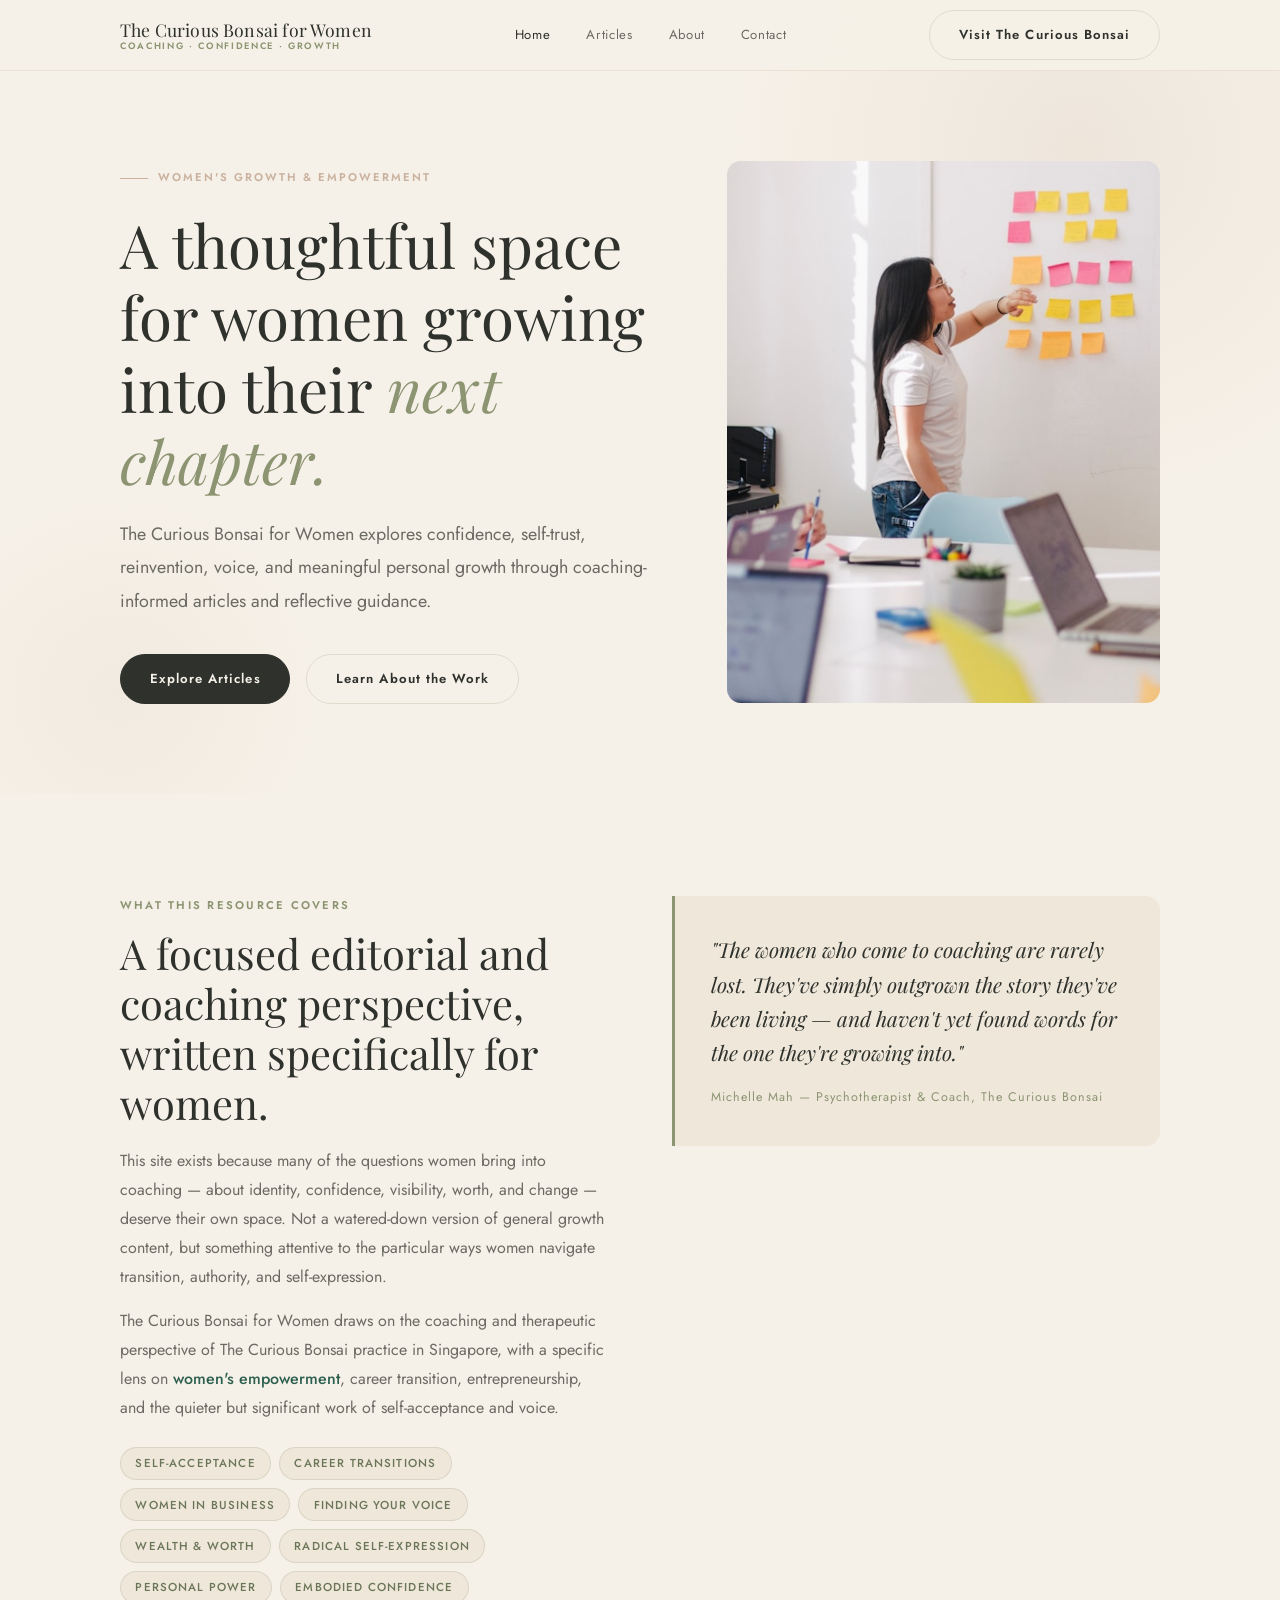
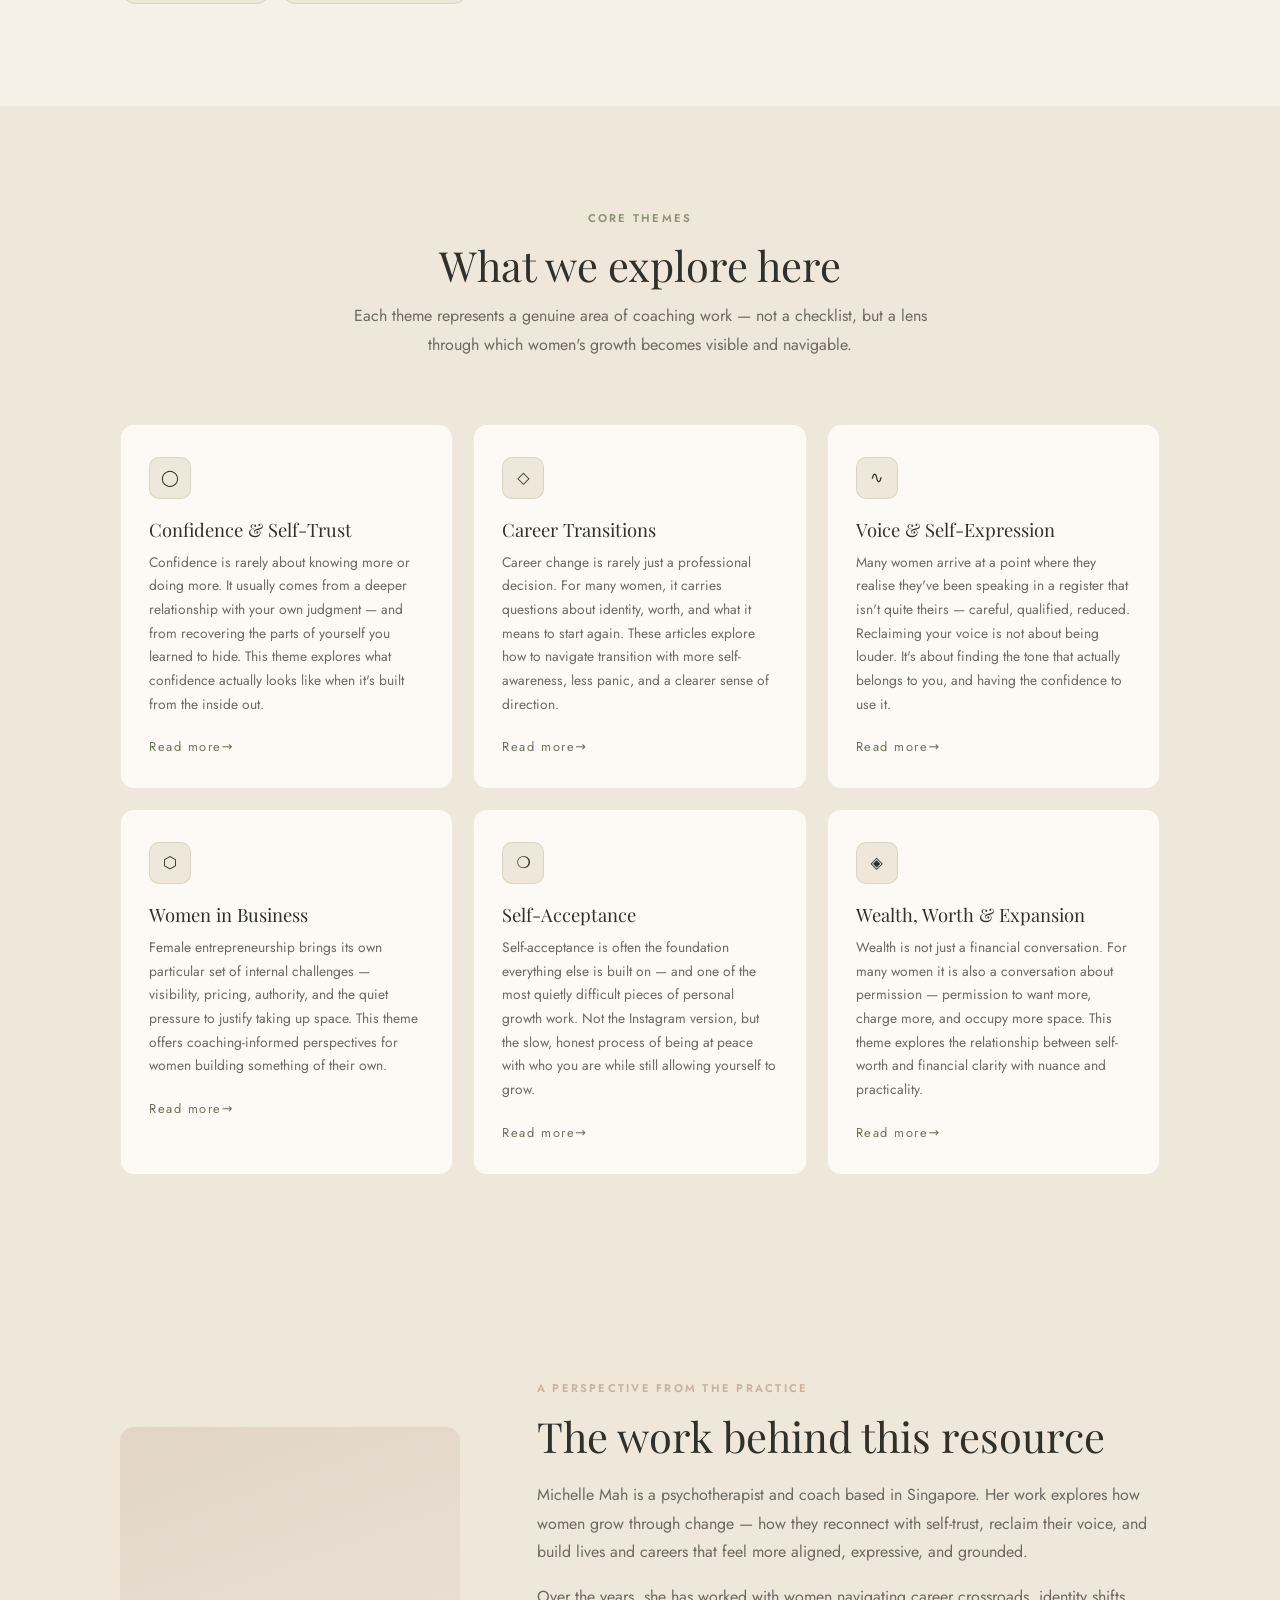
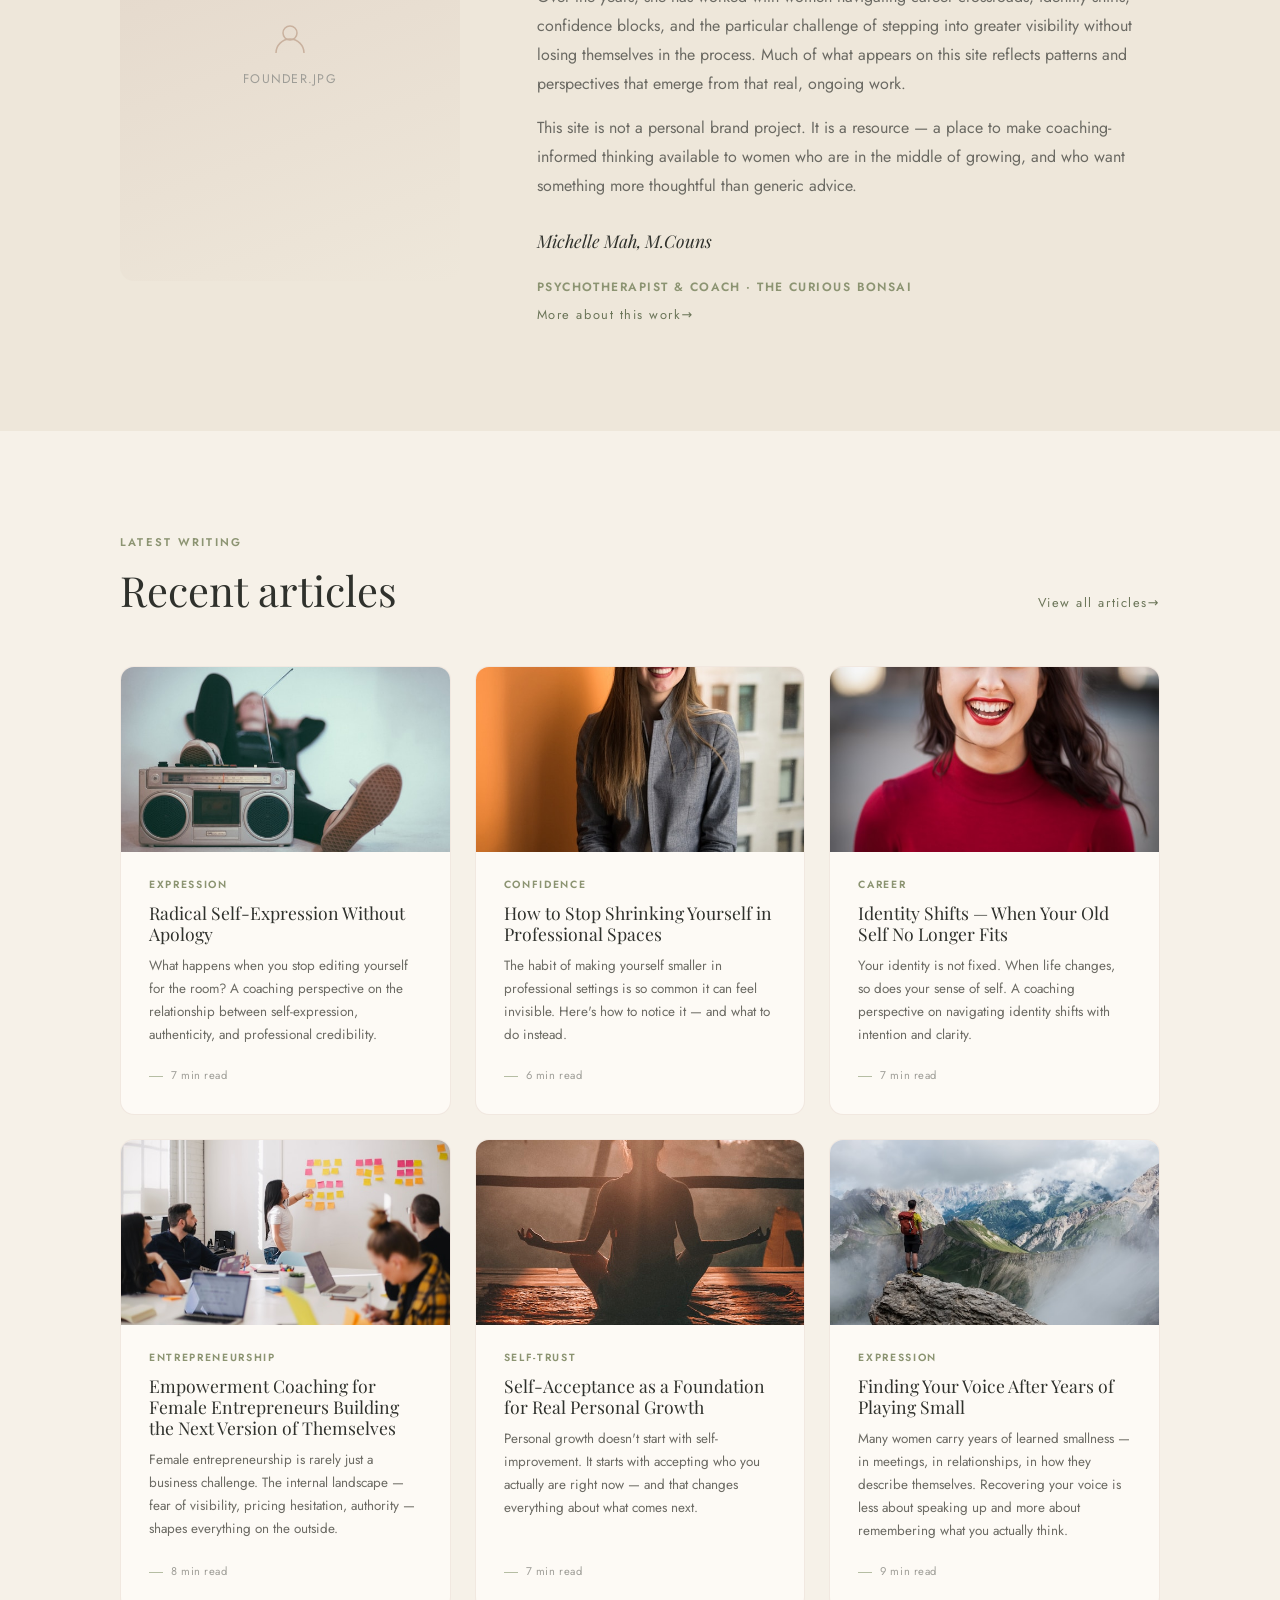
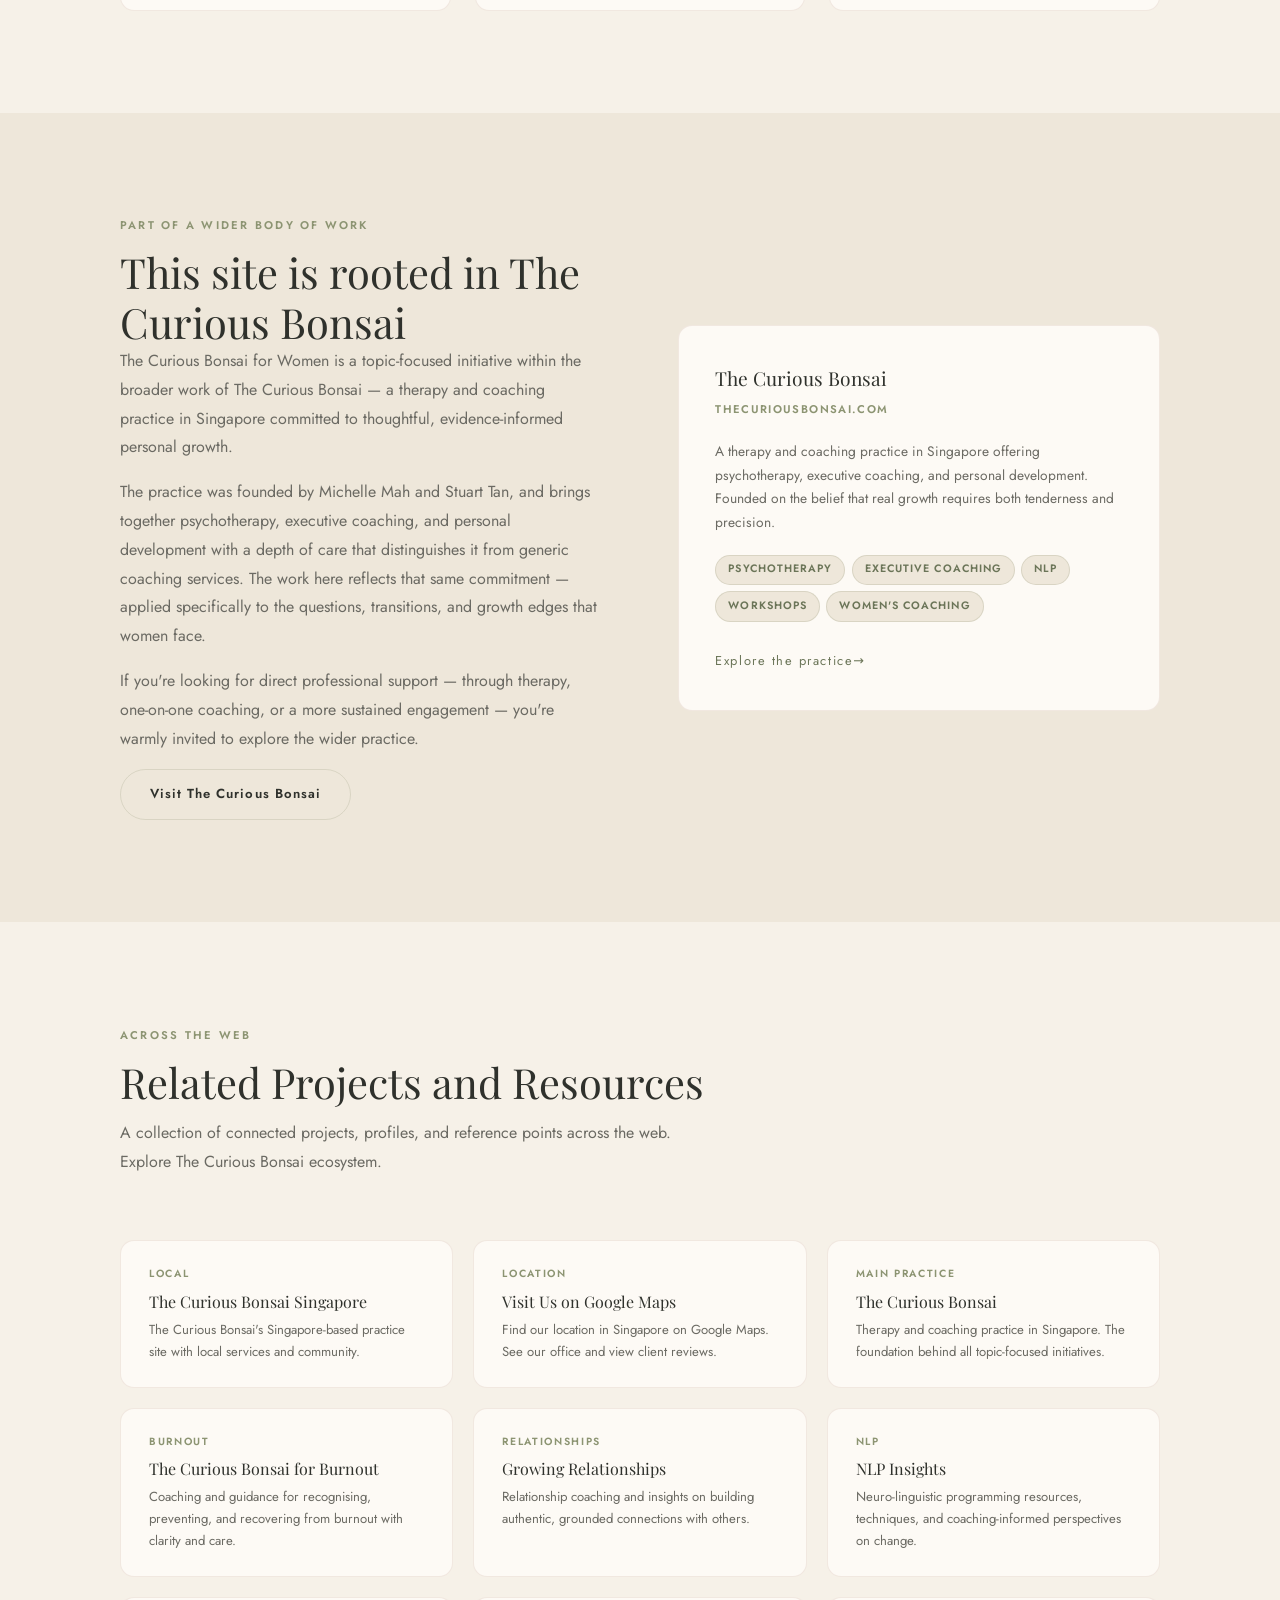
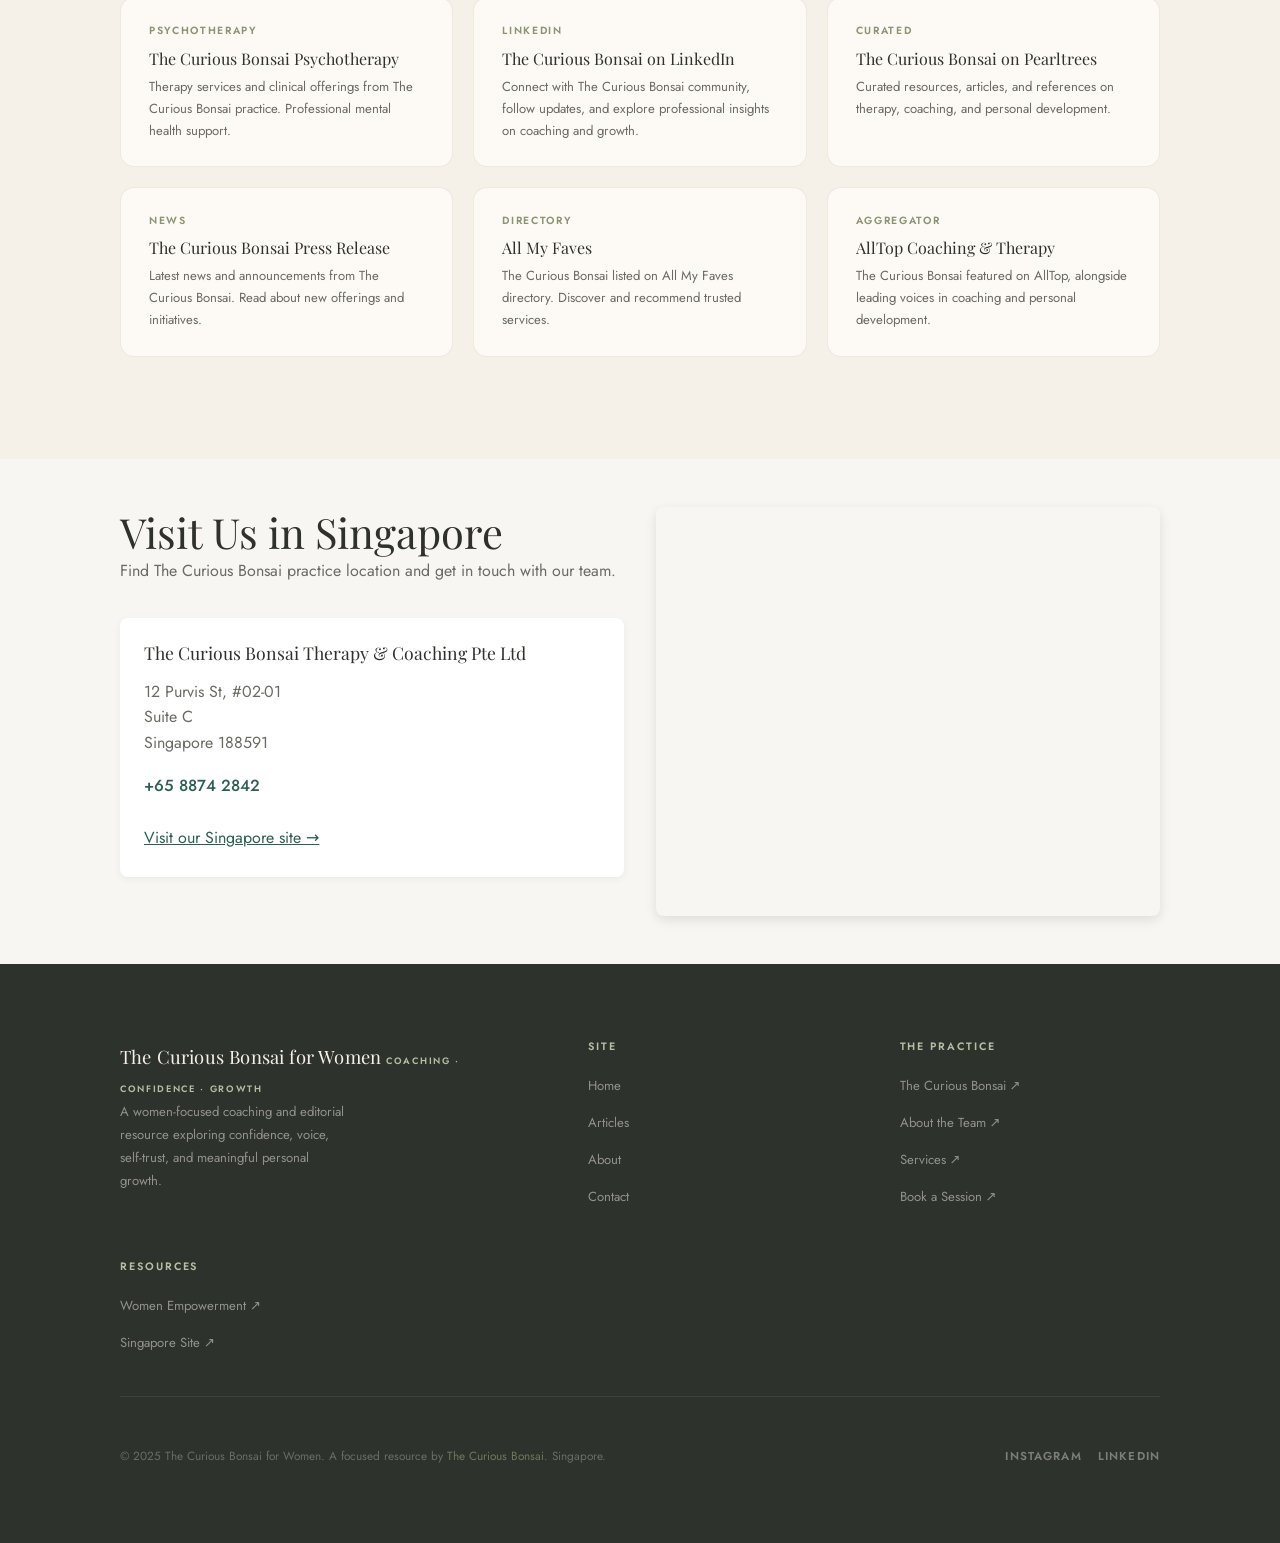
<file: index.html>
<!DOCTYPE html>
<html lang="en">
<head>
  <meta charset="UTF-8">
  <meta name="viewport" content="width=device-width, initial-scale=1.0">
  <title>Women Empowered — Confidence, Voice, and Empowered Growth</title>
  <meta name="description" content="A women-focused coaching and editorial resource exploring confidence, self-trust, career transition, voice, and meaningful personal growth. From The Curious Bonsai.">
  <meta property="og:title" content="The Curious Bonsai for Women">
  <meta property="og:description" content="A thoughtful space for women growing into their next chapter.">
  <meta property="og:type" content="website">
  <link rel="icon" href="favicon.svg" type="image/svg+xml">
  <link rel="preconnect" href="https://fonts.googleapis.com">
  <link rel="preconnect" href="https://fonts.gstatic.com" crossorigin>
  <link rel="stylesheet" href="assets/css/styles.css">
</head>
<body>

<!-- ══════════════════════════════════════════
     HEADER / NAVIGATION
═══════════════════════════════════════════ -->
<header class="site-header" id="siteHeader">
  <div class="container header-inner">
    <a href="index" class="logo" aria-label="The Curious Bonsai for Women — Home">
      <span class="logo-name">The Curious Bonsai for Women</span>
      <span class="logo-tagline">Coaching · Confidence · Growth</span>
    </a>
    <nav class="primary-nav" aria-label="Primary navigation">
      <a href="index" class="active">Home</a>
      <a href="blog">Articles</a>
      <a href="about">About</a>
      <a href="contact">Contact</a>
    </nav>
    <div class="header-actions">
      <a href="https://thecuriousbonsai.com" target="_blank" rel="noopener" class="btn btn-secondary">Visit The Curious Bonsai</a>
      <button class="nav-toggle" id="navToggle" aria-label="Open navigation" aria-expanded="false" aria-controls="mobileNav">
        <span></span><span></span><span></span>
      </button>
    </div>
  </div>
  <nav class="mobile-nav" id="mobileNav" aria-label="Mobile navigation">
    <a href="index">Home</a>
    <a href="blog">Articles</a>
    <a href="about">About</a>
    <a href="contact">Contact</a>
    <a href="https://thecuriousbonsai.com" target="_blank" rel="noopener" class="btn btn-secondary">Visit The Curious Bonsai</a>
  </nav>
</header>


<!-- ══════════════════════════════════════════
     HERO
═══════════════════════════════════════════ -->
<section class="hero">
  <div class="hero-bg" aria-hidden="true">
    <div class="hero-bg-circle"></div>
    <div class="hero-bg-circle"></div>
  </div>
  <div class="container hero-inner">
    <div class="hero-text reveal">
      <span class="hero-label">Women's Growth &amp; Empowerment</span>
      <h1>A thoughtful space for women growing into their <em>next chapter.</em></h1>
      <p class="hero-desc">The Curious Bonsai for Women explores confidence, self-trust, reinvention, voice, and meaningful personal growth through coaching-informed articles and reflective guidance.</p>
      <div class="hero-actions">
        <a href="blog" class="btn btn-primary">Explore Articles</a>
        <a href="about" class="btn btn-secondary">Learn About the Work</a>
      </div>
    </div>
    <div class="hero-image">
      <img src="assets/img/hero.jpg" alt="Woman in reflective setting — exploring growth and empowerment">
    </div>
  </div>
</section>


<!-- ══════════════════════════════════════════
     INTRO / POSITIONING SECTION
═══════════════════════════════════════════ -->
<section class="section intro-section">
  <div class="container">
    <div class="intro-grid">
      <div class="intro-text reveal">
        <span class="eyebrow">What this resource covers</span>
        <h2>A focused editorial and coaching perspective, written specifically for women.</h2>
        <p>This site exists because many of the questions women bring into coaching — about identity, confidence, visibility, worth, and change — deserve their own space. Not a watered-down version of general growth content, but something attentive to the particular ways women navigate transition, authority, and self-expression.</p>
        <p>The Curious Bonsai for Women draws on the coaching and therapeutic perspective of The Curious Bonsai practice in Singapore, with a specific lens on <a href="https://thecuriousbonsai.com/category/women-empowerment/" target="_blank" rel="noopener" style="color: #2c5f4f; font-weight: 500;">women's empowerment</a>, career transition, entrepreneurship, and the quieter but significant work of self-acceptance and voice.</p>
        <div class="theme-tags">
          <span class="theme-tag">Self-Acceptance</span>
          <span class="theme-tag">Career Transitions</span>
          <span class="theme-tag">Women in Business</span>
          <span class="theme-tag">Finding Your Voice</span>
          <span class="theme-tag">Wealth &amp; Worth</span>
          <span class="theme-tag">Radical Self-Expression</span>
          <span class="theme-tag">Personal Power</span>
          <span class="theme-tag">Embodied Confidence</span>
        </div>
      </div>
      <div class="intro-quote reveal">
        <blockquote>"The women who come to coaching are rarely lost. They've simply outgrown the story they've been living — and haven't yet found words for the one they're growing into."</blockquote>
        <cite>Michelle Mah — Psychotherapist &amp; Coach, The Curious Bonsai</cite>
      </div>
    </div>
  </div>
</section>


<!-- ══════════════════════════════════════════
     CORE THEMES GRID
═══════════════════════════════════════════ -->
<section class="section section--cream-deep">
  <div class="container">
    <div class="section-heading centered reveal">
      <span class="eyebrow">Core themes</span>
      <h2>What we explore here</h2>
      <p>Each theme represents a genuine area of coaching work — not a checklist, but a lens through which women's growth becomes visible and navigable.</p>
    </div>
    <div class="themes-grid">

      <div class="theme-card reveal">
        <div class="theme-card-icon" aria-hidden="true">◯</div>
        <h3>Confidence &amp; Self-Trust</h3>
        <p>Confidence is rarely about knowing more or doing more. It usually comes from a deeper relationship with your own judgment — and from recovering the parts of yourself you learned to hide. This theme explores what confidence actually looks like when it's built from the inside out.</p>
        <a href="blog" class="btn-ghost">Read more</a>
      </div>

      <div class="theme-card reveal">
        <div class="theme-card-icon" aria-hidden="true">◇</div>
        <h3>Career Transitions</h3>
        <p>Career change is rarely just a professional decision. For many women, it carries questions about identity, worth, and what it means to start again. These articles explore how to navigate transition with more self-awareness, less panic, and a clearer sense of direction.</p>
        <a href="blog" class="btn-ghost">Read more</a>
      </div>

      <div class="theme-card reveal">
        <div class="theme-card-icon" aria-hidden="true">∿</div>
        <h3>Voice &amp; Self-Expression</h3>
        <p>Many women arrive at a point where they realise they've been speaking in a register that isn't quite theirs — careful, qualified, reduced. Reclaiming your voice is not about being louder. It's about finding the tone that actually belongs to you, and having the confidence to use it.</p>
        <a href="blog" class="btn-ghost">Read more</a>
      </div>

      <div class="theme-card reveal">
        <div class="theme-card-icon" aria-hidden="true">⬡</div>
        <h3>Women in Business</h3>
        <p>Female entrepreneurship brings its own particular set of internal challenges — visibility, pricing, authority, and the quiet pressure to justify taking up space. This theme offers coaching-informed perspectives for women building something of their own.</p>
        <a href="blog" class="btn-ghost">Read more</a>
      </div>

      <div class="theme-card reveal">
        <div class="theme-card-icon" aria-hidden="true">❍</div>
        <h3>Self-Acceptance</h3>
        <p>Self-acceptance is often the foundation everything else is built on — and one of the most quietly difficult pieces of personal growth work. Not the Instagram version, but the slow, honest process of being at peace with who you are while still allowing yourself to grow.</p>
        <a href="blog" class="btn-ghost">Read more</a>
      </div>

      <div class="theme-card reveal">
        <div class="theme-card-icon" aria-hidden="true">◈</div>
        <h3>Wealth, Worth &amp; Expansion</h3>
        <p>Wealth is not just a financial conversation. For many women it is also a conversation about permission — permission to want more, charge more, and occupy more space. This theme explores the relationship between self-worth and financial clarity with nuance and practicality.</p>
        <a href="blog" class="btn-ghost">Read more</a>
      </div>

    </div>
  </div>
</section>


<!-- ══════════════════════════════════════════
     FOUNDER PERSPECTIVE
═══════════════════════════════════════════ -->
<section class="section founder-section">
  <div class="container">
    <div class="founder-inner">
      <div class="founder-image reveal" aria-label="Portrait of Michelle Mah — replace with assets/img/founder.jpg">
        <!-- Replace with: <img src="assets/img/founder.jpg" alt="Michelle Mah, psychotherapist and coach"> -->
        <div class="founder-image-placeholder" aria-hidden="true">
          <svg width="40" height="40" viewBox="0 0 40 40" fill="none" aria-hidden="true">
            <circle cx="20" cy="16" r="7" stroke="#C9B19E" stroke-width="1.5"/>
            <path d="M6 36c0-7.732 6.268-14 14-14s14 6.268 14 14" stroke="#C9B19E" stroke-width="1.5" fill="none"/>
          </svg>
          <span>founder.jpg</span>
        </div>
      </div>
      <div class="founder-text reveal">
        <span class="eyebrow">A perspective from the practice</span>
        <h2>The work behind this resource</h2>
        <p>Michelle Mah is a psychotherapist and coach based in Singapore. Her work explores how women grow through change — how they reconnect with self-trust, reclaim their voice, and build lives and careers that feel more aligned, expressive, and grounded.</p>
        <p>Over the years, she has worked with women navigating career crossroads, identity shifts, confidence blocks, and the particular challenge of stepping into greater visibility without losing themselves in the process. Much of what appears on this site reflects patterns and perspectives that emerge from that real, ongoing work.</p>
        <p>This site is not a personal brand project. It is a resource — a place to make coaching-informed thinking available to women who are in the middle of growing, and who want something more thoughtful than generic advice.</p>
        <div style="margin-top: 1.5rem;">
          <p class="founder-name">Michelle Mah, M.Couns</p>
          <span class="founder-title">Psychotherapist &amp; Coach · The Curious Bonsai</span>
        </div>
        <a href="about" class="btn-ghost" style="margin-top: 1.25rem;">More about this work</a>
      </div>
    </div>
  </div>
</section>


<!-- ══════════════════════════════════════════
     LATEST ARTICLES
═══════════════════════════════════════════ -->
<section class="section">
  <div class="container">
    <div style="display:flex; align-items:flex-end; justify-content:space-between; flex-wrap:wrap; gap:1rem; margin-bottom: clamp(2rem,4vw,3.5rem);">
      <div class="reveal">
        <span class="eyebrow">Latest writing</span>
        <h2>Recent articles</h2>
      </div>
      <a href="blog" class="btn-ghost reveal">View all articles</a>
    </div>
    <div class="articles-grid">

      <a href="radical-self-expression" class="article-card reveal" data-category="Expression">
        <div class="article-card-thumb thumb-a">
          <img src="assets/img/post-1.jpg" alt="Woman expressing authenticity and confidence">
        </div>
        <div class="article-card-body">
          <span class="article-cat">Expression</span>
          <h3>Radical Self-Expression Without Apology</h3>
          <p>What happens when you stop editing yourself for the room? A coaching perspective on the relationship between self-expression, authenticity, and professional credibility.</p>
          <div class="article-meta">7 min read</div>
        </div>
      </a>

      <a href="professional-confidence" class="article-card reveal" data-category="Confidence">
        <div class="article-card-thumb thumb-b">
          <img src="assets/img/post-2.jpg" alt="Professional woman demonstrating workplace confidence">
        </div>
        <div class="article-card-body">
          <span class="article-cat">Confidence</span>
          <h3>How to Stop Shrinking Yourself in Professional Spaces</h3>
          <p>The habit of making yourself smaller in professional settings is so common it can feel invisible. Here's how to notice it — and what to do instead.</p>
          <div class="article-meta">6 min read</div>
        </div>
      </a>

      <a href="identity-and-change" class="article-card reveal" data-category="Career">
        <div class="article-card-thumb thumb-c">
          <img src="assets/img/post-3.jpg" alt="Woman navigating personal transformation and identity shifts">
        </div>
        <div class="article-card-body">
          <span class="article-cat">Career</span>
          <h3>Identity Shifts — When Your Old Self No Longer Fits</h3>
          <p>Your identity is not fixed. When life changes, so does your sense of self. A coaching perspective on navigating identity shifts with intention and clarity.</p>
          <div class="article-meta">7 min read</div>
        </div>
      </a>

      <a href="female-entrepreneurs" class="article-card reveal" data-category="Entrepreneurship">
        <div class="article-card-thumb thumb-d">
          <img src="assets/img/post-4.jpg" alt="Female entrepreneur building her business with confidence">
        </div>
        <div class="article-card-body">
          <span class="article-cat">Entrepreneurship</span>
          <h3>Empowerment Coaching for Female Entrepreneurs Building the Next Version of Themselves</h3>
          <p>Female entrepreneurship is rarely just a business challenge. The internal landscape — fear of visibility, pricing hesitation, authority — shapes everything on the outside.</p>
          <div class="article-meta">8 min read</div>
        </div>
      </a>

      <a href="self-acceptance" class="article-card reveal" data-category="Self-Trust">
        <div class="article-card-thumb thumb-e">
          <img src="assets/img/post-5.jpg" alt="Woman practicing peace and self-acceptance">
        </div>
        <div class="article-card-body">
          <span class="article-cat">Self-Trust</span>
          <h3>Self-Acceptance as a Foundation for Real Personal Growth</h3>
          <p>Personal growth doesn't start with self-improvement. It starts with accepting who you actually are right now — and that changes everything about what comes next.</p>
          <div class="article-meta">7 min read</div>
        </div>
      </a>

      <a href="finding-your-voice" class="article-card reveal" data-category="Expression">
        <div class="article-card-thumb thumb-f">
          <img src="assets/img/post-6.jpg" alt="Woman finding her voice and speaking with authenticity">
        </div>
        <div class="article-card-body">
          <span class="article-cat">Expression</span>
          <h3>Finding Your Voice After Years of Playing Small</h3>
          <p>Many women carry years of learned smallness — in meetings, in relationships, in how they describe themselves. Recovering your voice is less about speaking up and more about remembering what you actually think.</p>
          <div class="article-meta">9 min read</div>
        </div>
      </a>

    </div>
  </div>
</section>


<!-- ══════════════════════════════════════════
     BRAND CONNECTION
═══════════════════════════════════════════ -->
<section class="section brand-connection">
  <div class="container">
    <div class="brand-connection-inner">
      <div class="reveal">
        <span class="eyebrow">Part of a wider body of work</span>
        <h2>This site is rooted in The Curious Bonsai</h2>
        <p>The Curious Bonsai for Women is a topic-focused initiative within the broader work of The Curious Bonsai — a therapy and coaching practice in Singapore committed to thoughtful, evidence-informed personal growth.</p>
        <p>The practice was founded by Michelle Mah and Stuart Tan, and brings together psychotherapy, executive coaching, and personal development with a depth of care that distinguishes it from generic coaching services. The work here reflects that same commitment — applied specifically to the questions, transitions, and growth edges that women face.</p>
        <p>If you're looking for direct professional support — through therapy, one-on-one coaching, or a more sustained engagement — you're warmly invited to explore the wider practice.</p>
        <a href="https://thecuriousbonsai.com" target="_blank" rel="noopener" class="btn btn-secondary" style="margin-top: 1rem;">Visit The Curious Bonsai</a>
      </div>
      <div class="brand-card reveal">
        <div class="brand-card-logo">The Curious Bonsai</div>
        <div class="brand-card-url">thecuriousbonsai.com</div>
        <p>A therapy and coaching practice in Singapore offering psychotherapy, executive coaching, and personal development. Founded on the belief that real growth requires both tenderness and precision.</p>
        <div class="brand-services">
          <span class="brand-service-tag">Psychotherapy</span>
          <span class="brand-service-tag">Executive Coaching</span>
          <span class="brand-service-tag">NLP</span>
          <span class="brand-service-tag">Workshops</span>
          <span class="brand-service-tag">Women's Coaching</span>
        </div>
        <a href="https://thecuriousbonsai.com" target="_blank" rel="noopener" class="btn-ghost">Explore the practice</a>
      </div>
    </div>
  </div>
</section>


<!-- ══════════════════════════════════════════
     RESOURCE HUB
═══════════════════════════════════════════ -->
<section class="section resource-hub">
  <div class="container">
    <div class="section-heading reveal">
      <p class="eyebrow">Across the Web</p>
      <h2>Related Projects and Resources</h2>
      <p>A collection of connected projects, profiles, and reference points across the web. Explore The Curious Bonsai ecosystem.</p>
    </div>
    <div class="resource-grid">
      <a href="https://thecuriousbonsai.com.sg/" target="_blank" rel="noopener" class="resource-card reveal">
        <span class="resource-label">Local</span>
        <h3>The Curious Bonsai Singapore</h3>
        <p>The Curious Bonsai's Singapore-based practice site with local services and community.</p>
      </a>
      <a href="https://www.google.com/maps?cid=7394793629362949460" target="_blank" rel="noopener" class="resource-card reveal">
        <span class="resource-label">Location</span>
        <h3>Visit Us on Google Maps</h3>
        <p>Find our location in Singapore on Google Maps. See our office and view client reviews.</p>
      </a>
      <a href="https://thecuriousbonsai.com" target="_blank" rel="noopener" class="resource-card reveal">
        <span class="resource-label">Main Practice</span>
        <h3>The Curious Bonsai</h3>
        <p>Therapy and coaching practice in Singapore. The foundation behind all topic-focused initiatives.</p>
      </a>
      <a href="https://thecuriousbonsaiforburnout.vercel.app/" target="_blank" rel="noopener" class="resource-card reveal">
        <span class="resource-label">Burnout</span>
        <h3>The Curious Bonsai for Burnout</h3>
        <p>Coaching and guidance for recognising, preventing, and recovering from burnout with clarity and care.</p>
      </a>
      <a href="https://growingrelationshipswithtcb.onrender.com/" target="_blank" rel="noopener" class="resource-card reveal">
        <span class="resource-label">Relationships</span>
        <h3>Growing Relationships</h3>
        <p>Relationship coaching and insights on building authentic, grounded connections with others.</p>
      </a>
      <a href="https://nlpinsights.netlify.app/" target="_blank" rel="noopener" class="resource-card reveal">
        <span class="resource-label">NLP</span>
        <h3>NLP Insights</h3>
        <p>Neuro-linguistic programming resources, techniques, and coaching-informed perspectives on change.</p>
      </a>
      <a href="https://thecuriousbonsaipsychotherapy.carrd.co/" target="_blank" rel="noopener" class="resource-card reveal">
        <span class="resource-label">Psychotherapy</span>
        <h3>The Curious Bonsai Psychotherapy</h3>
        <p>Therapy services and clinical offerings from The Curious Bonsai practice. Professional mental health support.</p>
      </a>
      <a href="https://www.linkedin.com/company/thecuriousbonsai/" target="_blank" rel="noopener" class="resource-card reveal">
        <span class="resource-label">LinkedIn</span>
        <h3>The Curious Bonsai on LinkedIn</h3>
        <p>Connect with The Curious Bonsai community, follow updates, and explore professional insights on coaching and growth.</p>
      </a>
      <a href="https://www.pearltrees.com/tcbcounselling" target="_blank" rel="noopener" class="resource-card reveal">
        <span class="resource-label">Curated</span>
        <h3>The Curious Bonsai on Pearltrees</h3>
        <p>Curated resources, articles, and references on therapy, coaching, and personal development.</p>
      </a>
      <a href="https://www.openpr.com/news/4315890/the-curious-bonsai-therapy-coaching-launches-new-singapore" target="_blank" rel="noopener" class="resource-card reveal">
        <span class="resource-label">News</span>
        <h3>The Curious Bonsai Press Release</h3>
        <p>Latest news and announcements from The Curious Bonsai. Read about new offerings and initiatives.</p>
      </a>
      <a href="https://allmyfaves.com/thecuriousbonsaitherapyandcoaching" target="_blank" rel="noopener" class="resource-card reveal">
        <span class="resource-label">Directory</span>
        <h3>All My Faves</h3>
        <p>The Curious Bonsai listed on All My Faves directory. Discover and recommend trusted services.</p>
      </a>
      <a href="https://alltop.com/my/thecuriousbonsai" target="_blank" rel="noopener" class="resource-card reveal">
        <span class="resource-label">Aggregator</span>
        <h3>AllTop Coaching & Therapy</h3>
        <p>The Curious Bonsai featured on AllTop, alongside leading voices in coaching and personal development.</p>
      </a>
    </div>
  </div>
</section>


<!-- ══════════════════════════════════════════
     GOOGLE MAPS EMBED
═══════════════════════════════════════════ -->
<section class="section gmb-embed-section" style="background: #f8f6f3; padding: 3rem 0;">
  <div class="container">
    <div style="display: grid; grid-template-columns: 1fr 1fr; gap: 2rem; align-items: start;">
      <div>
        <h2>Visit Us in Singapore</h2>
        <p>Find The Curious Bonsai practice location and get in touch with our team.</p>
        <div style="margin-top: 2rem; padding: 1.5rem; background: white; border-radius: 8px; box-shadow: 0 2px 8px rgba(0,0,0,0.05);">
          <h3 style="margin: 0 0 1rem 0; font-size: 1.1rem;">The Curious Bonsai Therapy & Coaching Pte Ltd</h3>
          <p style="margin: 0.5rem 0; line-height: 1.6;">
            12 Purvis St, #02-01<br>
            Suite C<br>
            Singapore 188591
          </p>
          <p style="margin: 1rem 0 0 0; font-weight: 500;">
            <a href="tel:+6588742842" style="color: #2c5f4f; text-decoration: none;">+65 8874 2842</a>
          </p>
          <p style="margin: 1.5rem 0 0 0;">
            <a href="https://thecuriousbonsai.com.sg/" target="_blank" rel="noopener" style="color: #2c5f4f; text-decoration: underline;">Visit our Singapore site →</a>
          </p>
        </div>
      </div>
      <div style="border-radius: 8px; overflow: hidden; box-shadow: 0 4px 12px rgba(0,0,0,0.1);">
        <iframe src="https://www.google.com/maps/embed?pb=!1m18!1m12!1m3!1d3988.7968790412465!2d103.85529360000001!3d1.2965134999999999!2m3!1f0!2f0!3f0!3m2!1i1024!2i768!4f13.1!3m3!1m2!1s0x31da1973136b8507%3A0x669f95a069800d54!2sThe%20Curious%20Bonsai%20Therapy%20%26%20Coaching%20Pte%20Ltd!5e0!3m2!1sen!2sid!4v1774520806813!5m2!1sen!2sid" width="100%" height="400" style="border:0;" allowfullscreen="" loading="lazy" referrerpolicy="no-referrer-when-downgrade"></iframe>
      </div>
    </div>
  </div>
</section>


<!-- ══════════════════════════════════════════
     FOOTER
═══════════════════════════════════════════ -->
<footer class="site-footer">
  <div class="container">
    <div class="footer-top">
      <div class="footer-brand">
        <span class="logo-name">The Curious Bonsai for Women</span>
        <span class="logo-tagline">Coaching · Confidence · Growth</span>
        <p>A women-focused coaching and editorial resource exploring confidence, voice, self-trust, and meaningful personal growth.</p>
      </div>
      <div class="footer-col">
        <h5>Site</h5>
        <ul>
          <li><a href="index">Home</a></li>
          <li><a href="blog">Articles</a></li>
          <li><a href="about">About</a></li>
          <li><a href="contact">Contact</a></li>
        </ul>
      </div>
      <div class="footer-col">
        <h5>The Practice</h5>
        <ul>
          <li><a href="https://thecuriousbonsai.com" target="_blank" rel="noopener">The Curious Bonsai ↗</a></li>
          <li><a href="https://thecuriousbonsai.com/about" target="_blank" rel="noopener">About the Team ↗</a></li>
          <li><a href="https://thecuriousbonsai.com/services" target="_blank" rel="noopener">Services ↗</a></li>
          <li><a href="https://thecuriousbonsai.com/contact" target="_blank" rel="noopener">Book a Session ↗</a></li>
        </ul>
      </div>
      <div class="footer-col">
        <h5>Resources</h5>
        <ul>
          <li><a href="https://thecuriousbonsai.com/category/women-empowerment/" target="_blank" rel="noopener">Women Empowerment ↗</a></li>
          <li><a href="https://thecuriousbonsai.com.sg/" target="_blank" rel="noopener">Singapore Site ↗</a></li>
        </ul>
      </div>
    </div>
    <div class="footer-bottom">
      <p>© 2025 The Curious Bonsai for Women. A focused resource by <a href="https://thecuriousbonsai.com" target="_blank" rel="noopener">The Curious Bonsai</a>. Singapore.</p>
      <div class="footer-social">
        <a href="#" aria-label="Instagram (placeholder)">Instagram</a>
        <a href="#" aria-label="LinkedIn (placeholder)">LinkedIn</a>
      </div>
    </div>
  </div>
</footer>

<script src="assets/js/main.js"></script>
</body>
</html>
</file>
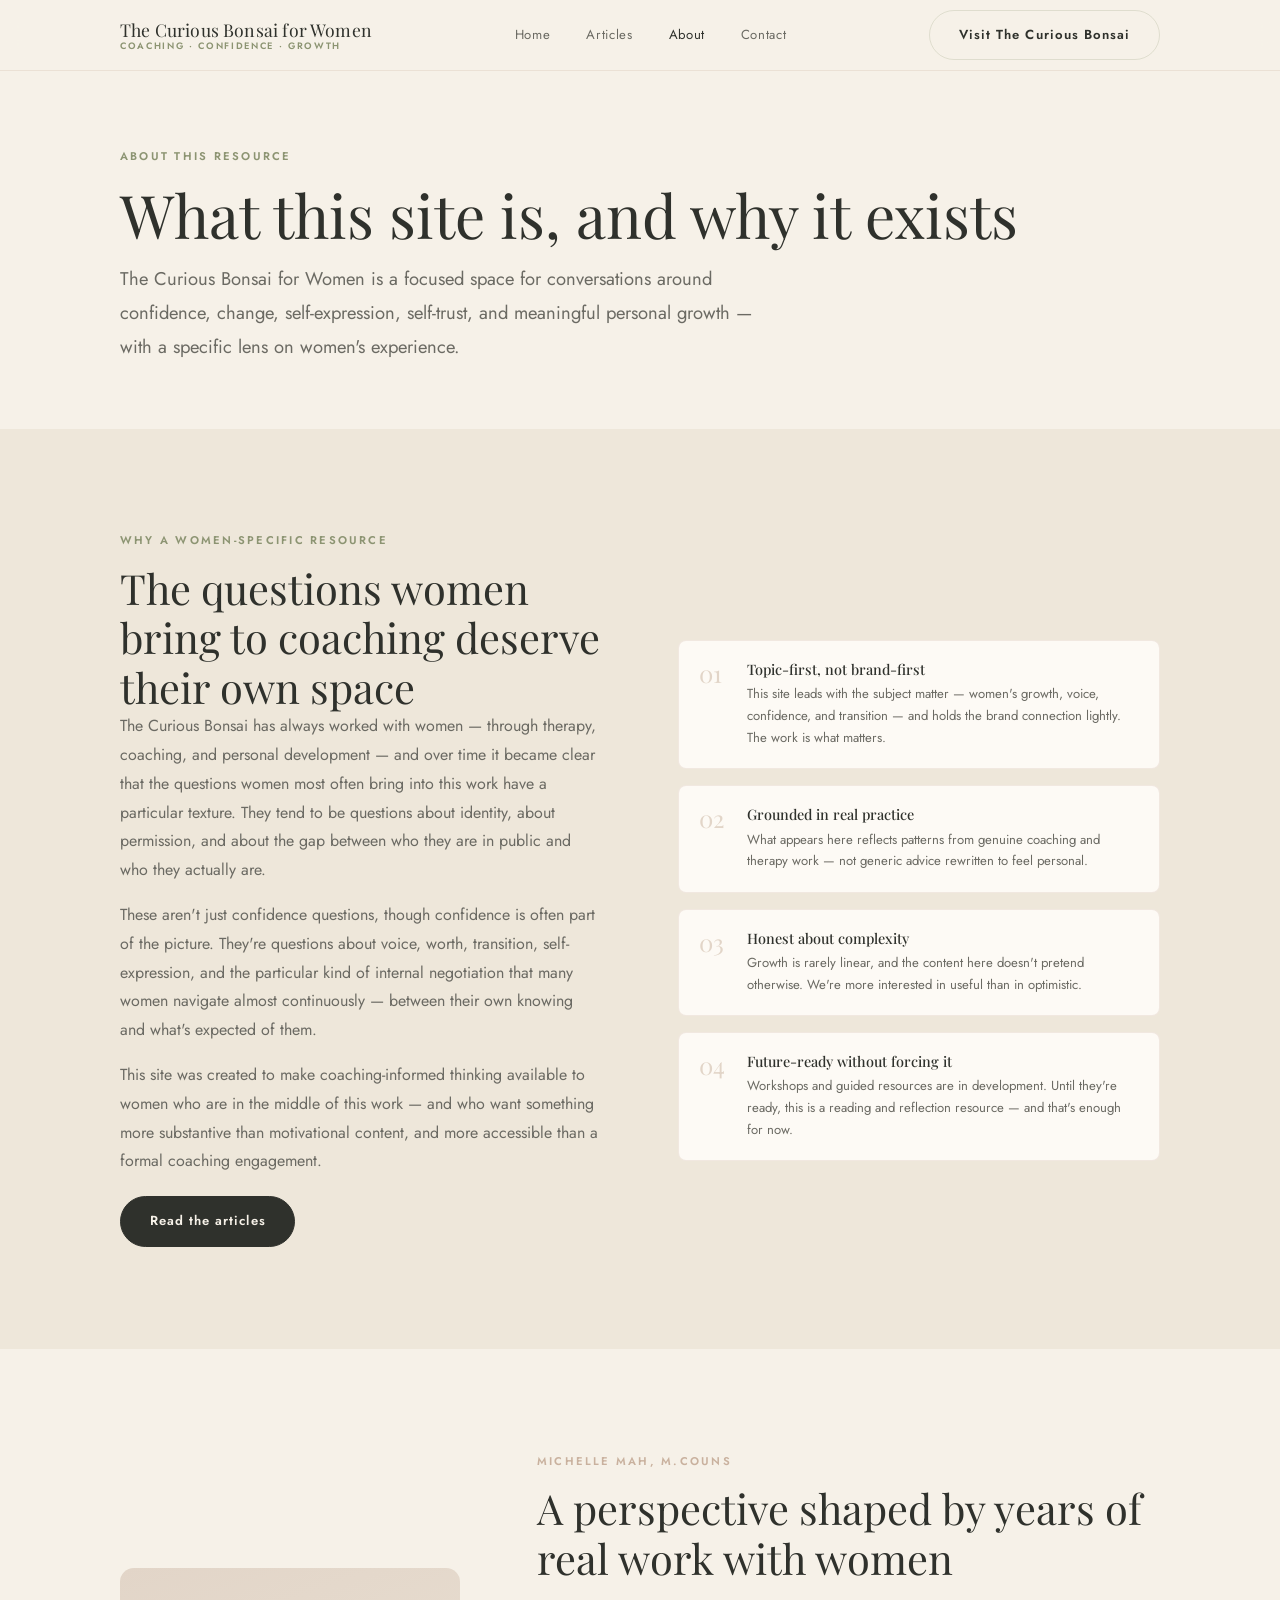
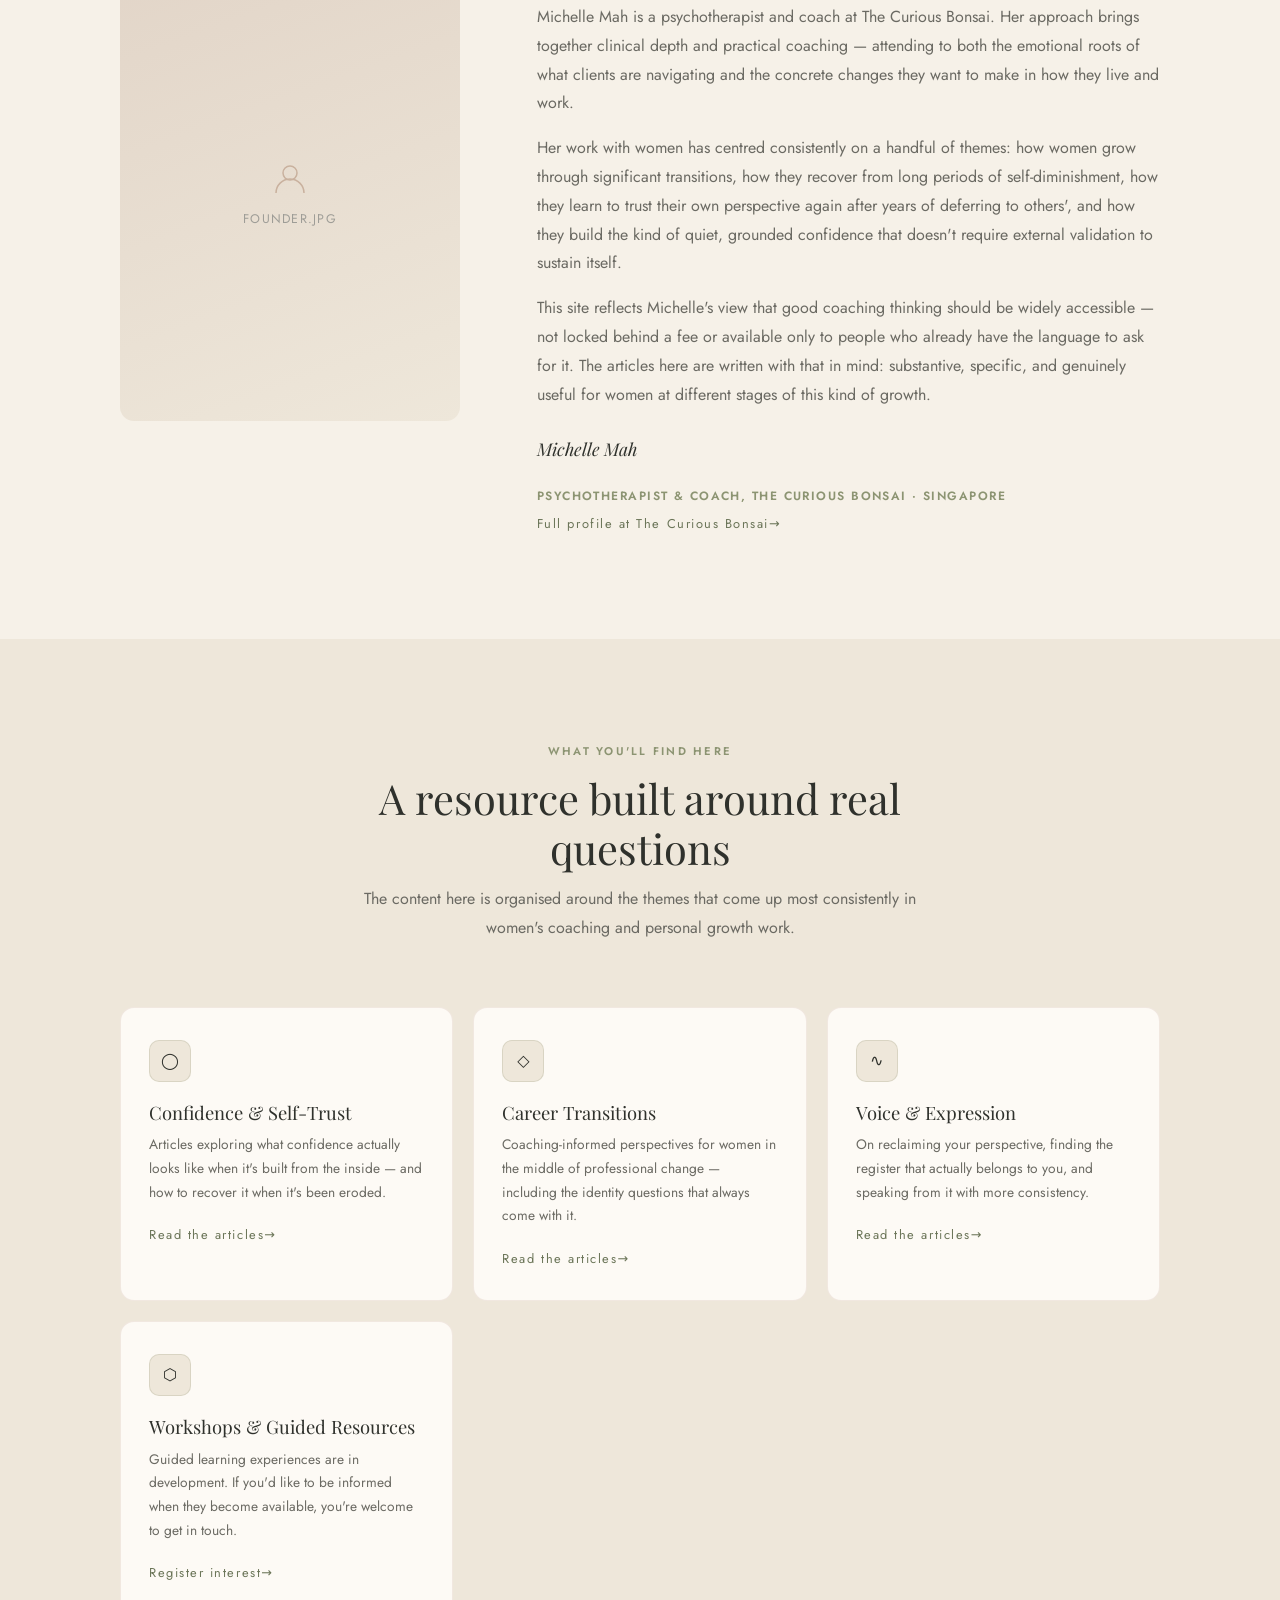
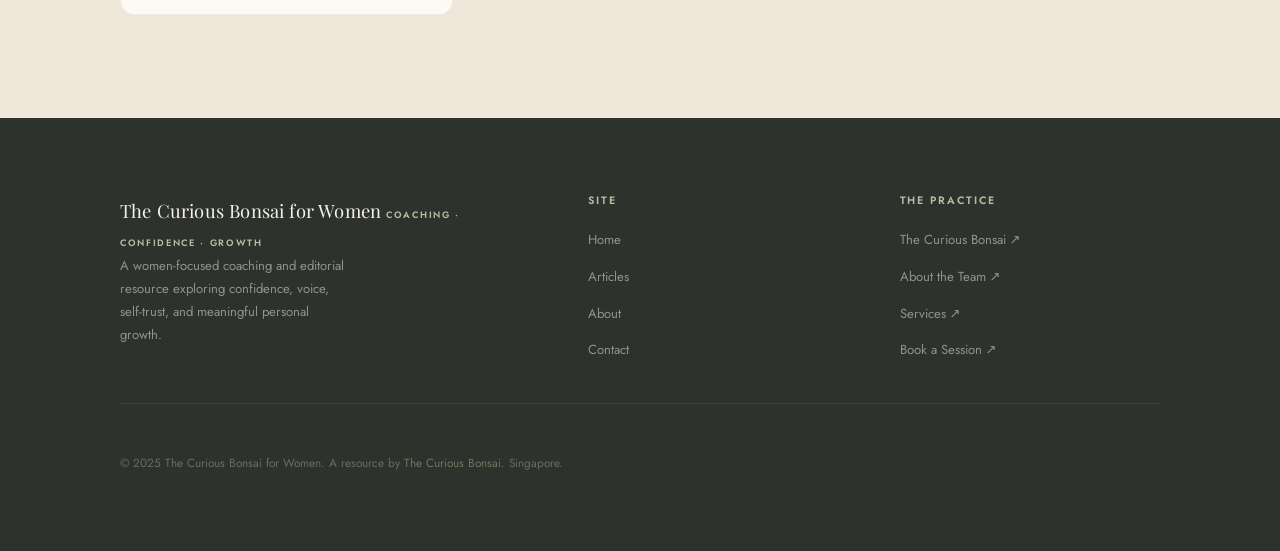
<file: about.html>
<!DOCTYPE html>
<html lang="en">
<head>
  <meta charset="UTF-8">
  <meta name="viewport" content="width=device-width, initial-scale=1.0">
  <title>About — Women Empowered</title>
  <meta name="description" content="The Curious Bonsai for Women is a focused editorial and coaching resource exploring confidence, voice, self-trust, and personal growth for women. A project from The Curious Bonsai.">
  <meta property="og:type" content="website">
  <link rel="icon" href="favicon.svg" type="image/svg+xml">
  <link rel="preconnect" href="https://fonts.googleapis.com">
  <link rel="preconnect" href="https://fonts.gstatic.com" crossorigin>
  <link rel="stylesheet" href="assets/css/styles.css">
</head>
<body>

<header class="site-header" id="siteHeader">
  <div class="container header-inner">
    <a href="index" class="logo" aria-label="The Curious Bonsai for Women — Home">
      <span class="logo-name">The Curious Bonsai for Women</span>
      <span class="logo-tagline">Coaching · Confidence · Growth</span>
    </a>
    <nav class="primary-nav" aria-label="Primary navigation">
      <a href="index">Home</a>
      <a href="blog">Articles</a>
      <a href="about" class="active">About</a>
      <a href="contact">Contact</a>
    </nav>
    <div class="header-actions">
      <a href="https://thecuriousbonsai.com" target="_blank" rel="noopener" class="btn btn-secondary">Visit The Curious Bonsai</a>
      <button class="nav-toggle" id="navToggle" aria-label="Open navigation" aria-expanded="false" aria-controls="mobileNav">
        <span></span><span></span><span></span>
      </button>
    </div>
  </div>
  <nav class="mobile-nav" id="mobileNav" aria-label="Mobile navigation">
    <a href="index">Home</a>
    <a href="blog">Articles</a>
    <a href="about">About</a>
    <a href="contact">Contact</a>
    <a href="https://thecuriousbonsai.com" target="_blank" rel="noopener" class="btn btn-secondary">Visit The Curious Bonsai</a>
  </nav>
</header>

<!-- Page Hero -->
<div class="page-hero">
  <div class="container">
    <span class="eyebrow">About this resource</span>
    <h1>What this site is, and why it exists</h1>
    <p class="text-lead" style="max-width: 58ch;">The Curious Bonsai for Women is a focused space for conversations around confidence, change, self-expression, self-trust, and meaningful personal growth — with a specific lens on women's experience.</p>
  </div>
</div>

<!-- About Intro -->
<section class="section about-intro">
  <div class="container">
    <div class="about-layout">
      <div class="reveal">
        <span class="eyebrow">Why a women-specific resource</span>
        <h2>The questions women bring to coaching deserve their own space</h2>
        <p>The Curious Bonsai has always worked with women — through therapy, coaching, and personal development — and over time it became clear that the questions women most often bring into this work have a particular texture. They tend to be questions about identity, about permission, and about the gap between who they are in public and who they actually are.</p>
        <p>These aren't just confidence questions, though confidence is often part of the picture. They're questions about voice, worth, transition, self-expression, and the particular kind of internal negotiation that many women navigate almost continuously — between their own knowing and what's expected of them.</p>
        <p>This site was created to make coaching-informed thinking available to women who are in the middle of this work — and who want something more substantive than motivational content, and more accessible than a formal coaching engagement.</p>
        <a href="blog" class="btn btn-primary" style="margin-top: 1.25rem;">Read the articles</a>
      </div>
      <div class="reveal">
        <div class="about-principles">
          <div class="principle">
            <div class="principle-num">01</div>
            <div>
              <h4>Topic-first, not brand-first</h4>
              <p>This site leads with the subject matter — women's growth, voice, confidence, and transition — and holds the brand connection lightly. The work is what matters.</p>
            </div>
          </div>
          <div class="principle">
            <div class="principle-num">02</div>
            <div>
              <h4>Grounded in real practice</h4>
              <p>What appears here reflects patterns from genuine coaching and therapy work — not generic advice rewritten to feel personal.</p>
            </div>
          </div>
          <div class="principle">
            <div class="principle-num">03</div>
            <div>
              <h4>Honest about complexity</h4>
              <p>Growth is rarely linear, and the content here doesn't pretend otherwise. We're more interested in useful than in optimistic.</p>
            </div>
          </div>
          <div class="principle">
            <div class="principle-num">04</div>
            <div>
              <h4>Future-ready without forcing it</h4>
              <p>Workshops and guided resources are in development. Until they're ready, this is a reading and reflection resource — and that's enough for now.</p>
            </div>
          </div>
        </div>
      </div>
    </div>
  </div>
</section>

<!-- Michelle Section -->
<section class="section">
  <div class="container">
    <div class="founder-inner reveal">
      <div class="founder-image" aria-label="Michelle Mah portrait — replace with assets/img/founder.jpg">
        <!-- Replace with: <img src="assets/img/founder.jpg" alt="Michelle Mah, Psychotherapist and Coach"> -->
        <div class="founder-image-placeholder" aria-hidden="true">
          <svg width="40" height="40" viewBox="0 0 40 40" fill="none" aria-hidden="true">
            <circle cx="20" cy="16" r="7" stroke="#C9B19E" stroke-width="1.5"/>
            <path d="M6 36c0-7.732 6.268-14 14-14s14 6.268 14 14" stroke="#C9B19E" stroke-width="1.5" fill="none"/>
          </svg>
          <span>founder.jpg</span>
        </div>
      </div>
      <div class="founder-text">
        <span class="eyebrow" style="color: var(--clay);">Michelle Mah, M.Couns</span>
        <h2>A perspective shaped by years of real work with women</h2>
        <p>Michelle Mah is a psychotherapist and coach at The Curious Bonsai. Her approach brings together clinical depth and practical coaching — attending to both the emotional roots of what clients are navigating and the concrete changes they want to make in how they live and work.</p>
        <p>Her work with women has centred consistently on a handful of themes: how women grow through significant transitions, how they recover from long periods of self-diminishment, how they learn to trust their own perspective again after years of deferring to others', and how they build the kind of quiet, grounded confidence that doesn't require external validation to sustain itself.</p>
        <p>This site reflects Michelle's view that good coaching thinking should be widely accessible — not locked behind a fee or available only to people who already have the language to ask for it. The articles here are written with that in mind: substantive, specific, and genuinely useful for women at different stages of this kind of growth.</p>
        <div style="margin-top: 1.5rem;">
          <p class="founder-name">Michelle Mah</p>
          <span class="founder-title">Psychotherapist &amp; Coach, The Curious Bonsai · Singapore</span>
        </div>
        <a href="https://thecuriousbonsai.com/about" target="_blank" rel="noopener" class="btn-ghost" style="margin-top:1.25rem;">Full profile at The Curious Bonsai</a>
      </div>
    </div>
  </div>
</section>

<!-- What's Here -->
<section class="section section--cream-deep">
  <div class="container">
    <div class="section-heading centered reveal">
      <span class="eyebrow">What you'll find here</span>
      <h2>A resource built around real questions</h2>
      <p>The content here is organised around the themes that come up most consistently in women's coaching and personal growth work.</p>
    </div>
    <div class="themes-grid">
      <div class="theme-card reveal">
        <div class="theme-card-icon" aria-hidden="true">◯</div>
        <h3>Confidence &amp; Self-Trust</h3>
        <p>Articles exploring what confidence actually looks like when it's built from the inside — and how to recover it when it's been eroded.</p>
        <a href="blog" class="btn-ghost">Read the articles</a>
      </div>
      <div class="theme-card reveal">
        <div class="theme-card-icon" aria-hidden="true">◇</div>
        <h3>Career Transitions</h3>
        <p>Coaching-informed perspectives for women in the middle of professional change — including the identity questions that always come with it.</p>
        <a href="blog" class="btn-ghost">Read the articles</a>
      </div>
      <div class="theme-card reveal">
        <div class="theme-card-icon" aria-hidden="true">∿</div>
        <h3>Voice &amp; Expression</h3>
        <p>On reclaiming your perspective, finding the register that actually belongs to you, and speaking from it with more consistency.</p>
        <a href="blog" class="btn-ghost">Read the articles</a>
      </div>
      <div class="theme-card reveal">
        <div class="theme-card-icon" aria-hidden="true">⬡</div>
        <h3>Workshops &amp; Guided Resources</h3>
        <p>Guided learning experiences are in development. If you'd like to be informed when they become available, you're welcome to get in touch.</p>
        <a href="contact" class="btn-ghost">Register interest</a>
      </div>
    </div>
  </div>
</section>

<!-- Footer -->
<footer class="site-footer">
  <div class="container">
    <div class="footer-top">
      <div class="footer-brand">
        <span class="logo-name">The Curious Bonsai for Women</span>
        <span class="logo-tagline">Coaching · Confidence · Growth</span>
        <p>A women-focused coaching and editorial resource exploring confidence, voice, self-trust, and meaningful personal growth.</p>
      </div>
      <div class="footer-col">
        <h5>Site</h5>
        <ul>
          <li><a href="index">Home</a></li>
          <li><a href="blog">Articles</a></li>
          <li><a href="about">About</a></li>
          <li><a href="contact">Contact</a></li>
        </ul>
      </div>
      <div class="footer-col">
        <h5>The Practice</h5>
        <ul>
          <li><a href="https://thecuriousbonsai.com" target="_blank" rel="noopener">The Curious Bonsai ↗</a></li>
          <li><a href="https://thecuriousbonsai.com/about" target="_blank" rel="noopener">About the Team ↗</a></li>
          <li><a href="https://thecuriousbonsai.com/services" target="_blank" rel="noopener">Services ↗</a></li>
          <li><a href="https://thecuriousbonsai.com/contact" target="_blank" rel="noopener">Book a Session ↗</a></li>
        </ul>
      </div>
    </div>
    <div class="footer-bottom">
      <p>© 2025 The Curious Bonsai for Women. A resource by <a href="https://thecuriousbonsai.com" target="_blank" rel="noopener">The Curious Bonsai</a>. Singapore.</p>
    </div>
  </div>
</footer>

<script src="assets/js/main.js"></script>
</body>
</html>
</file>
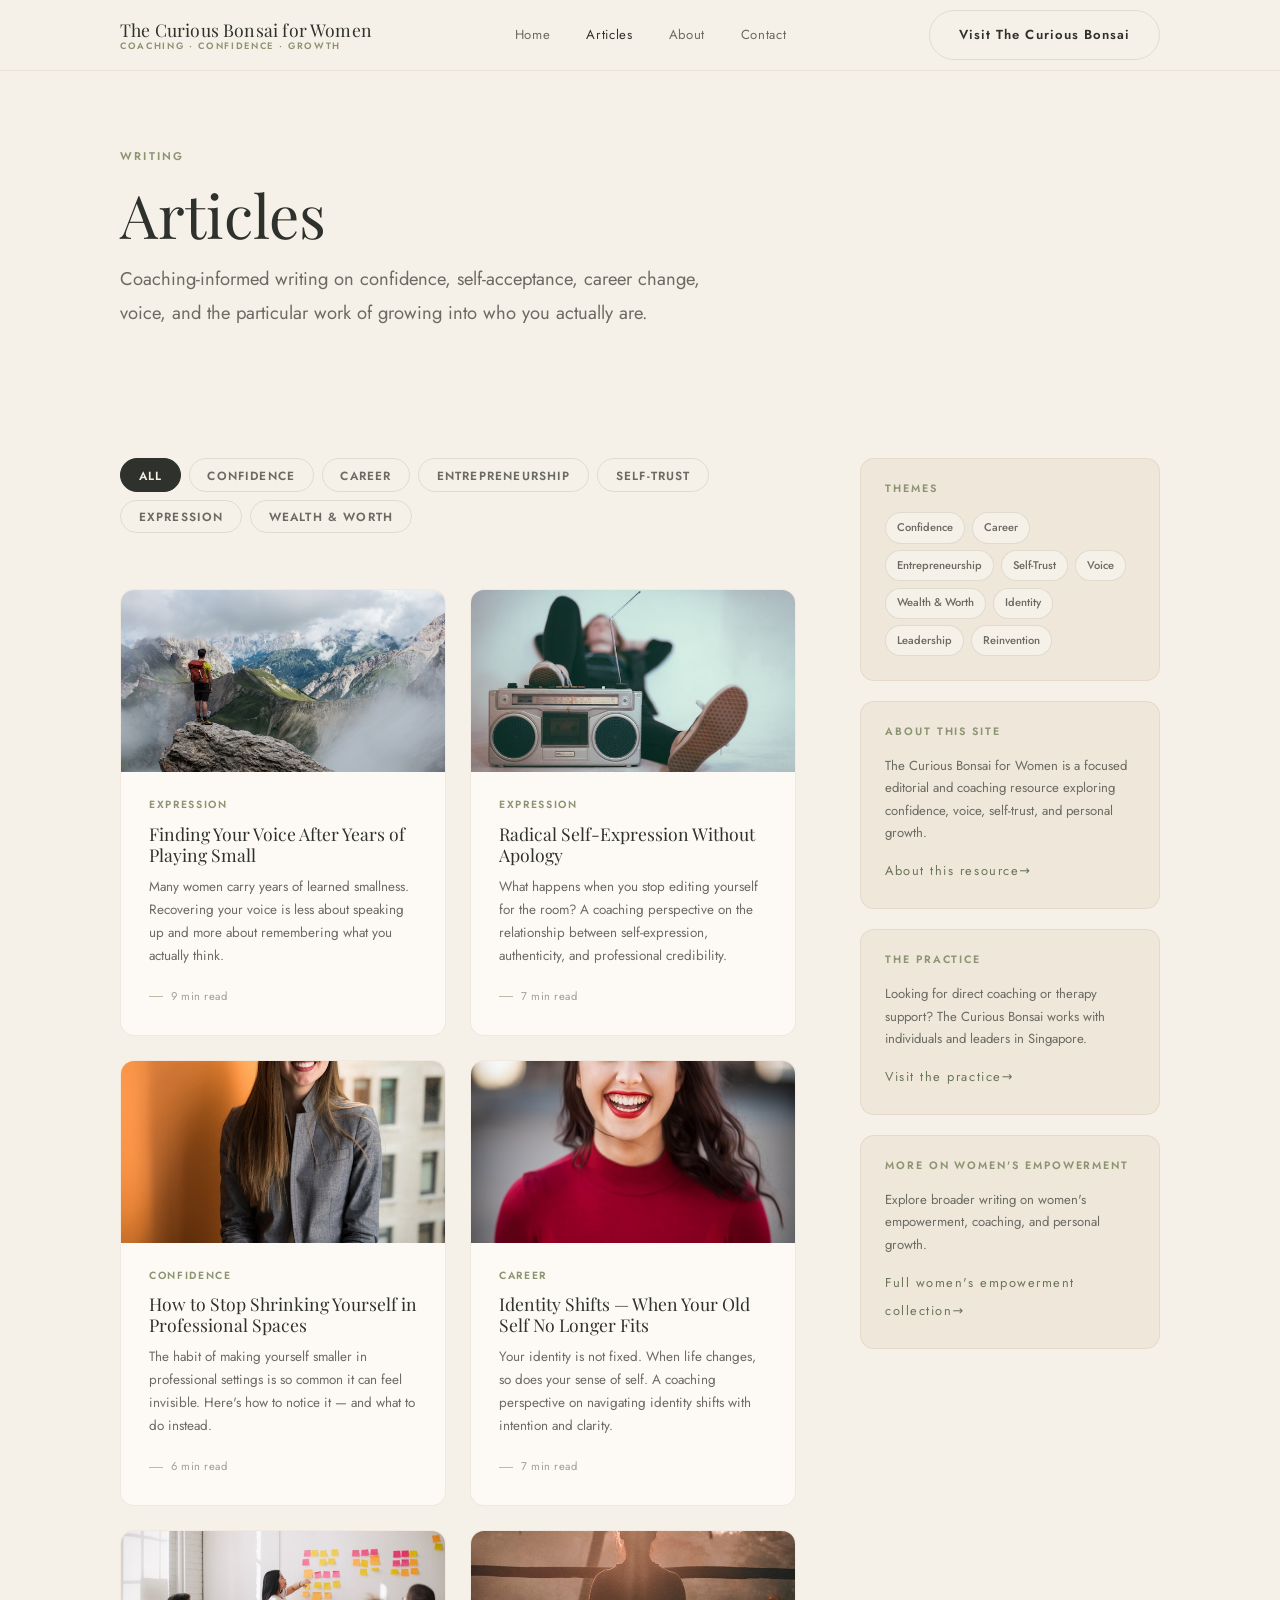
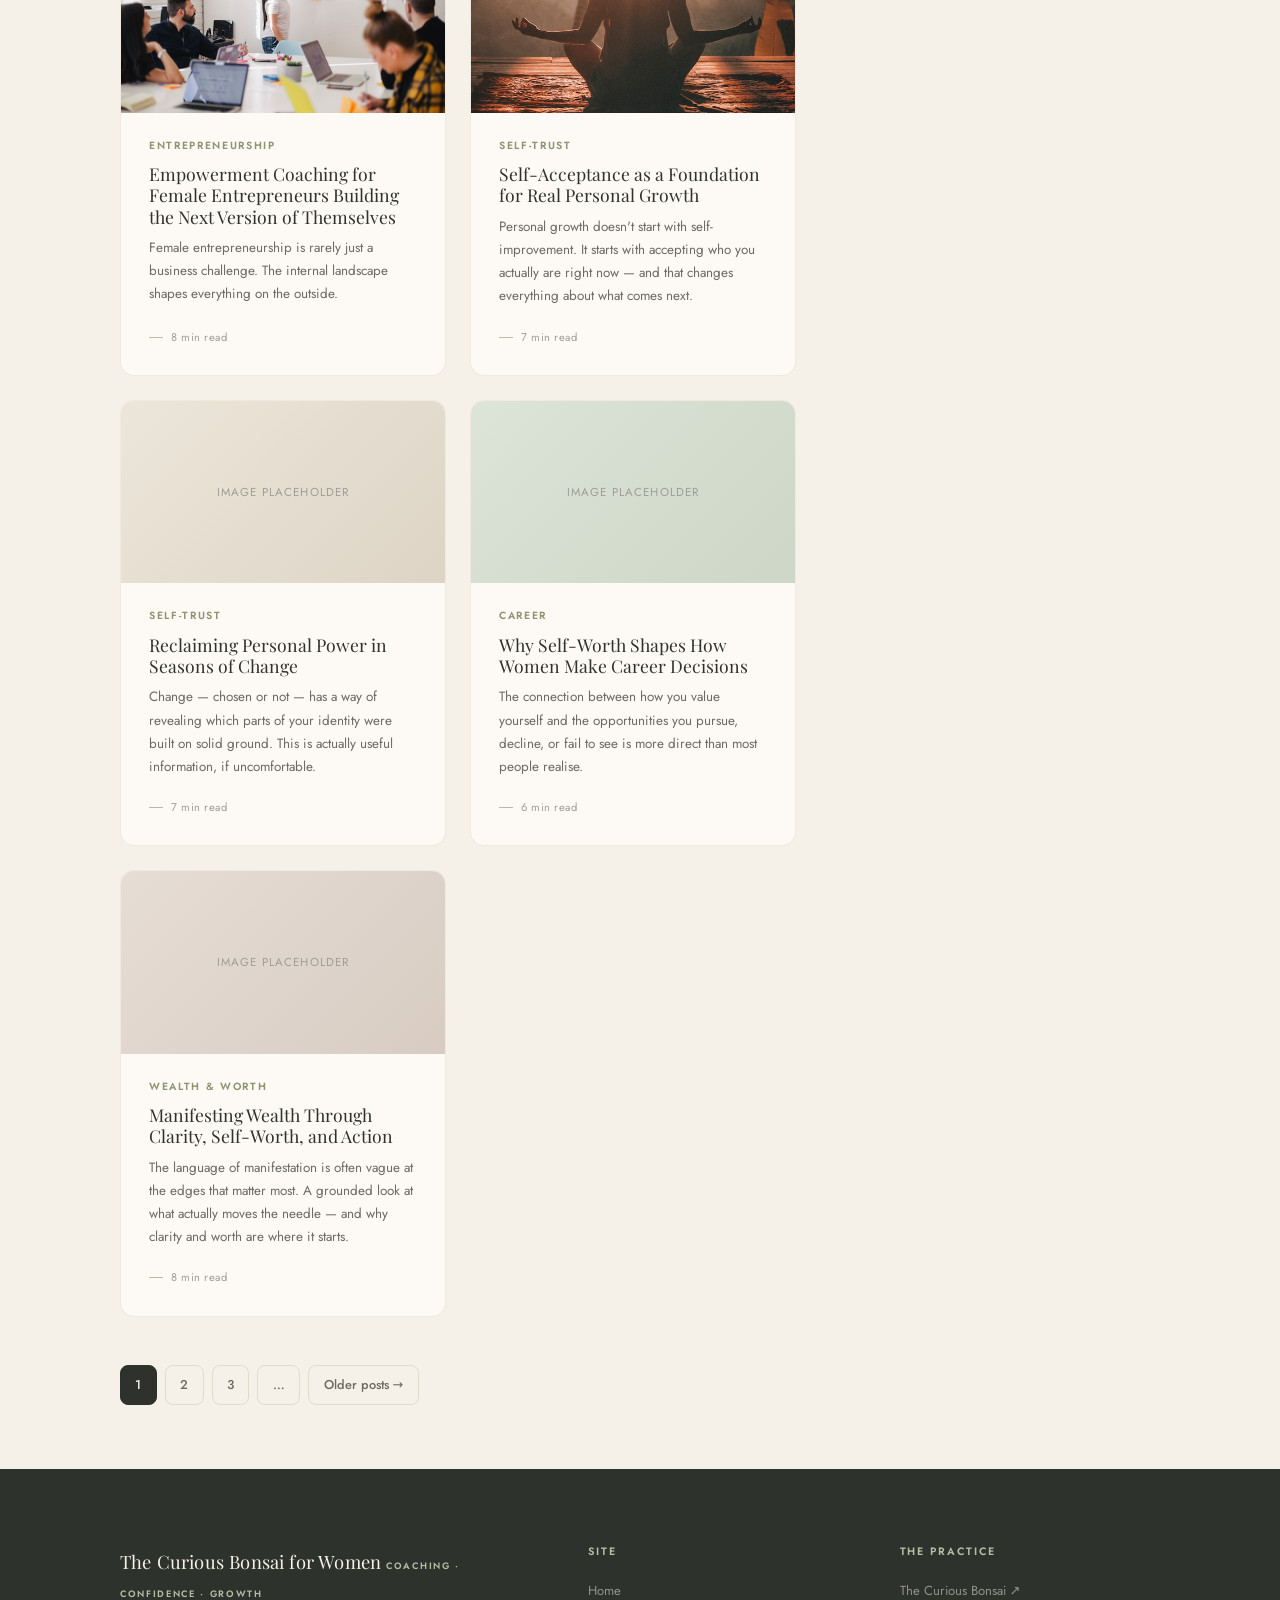
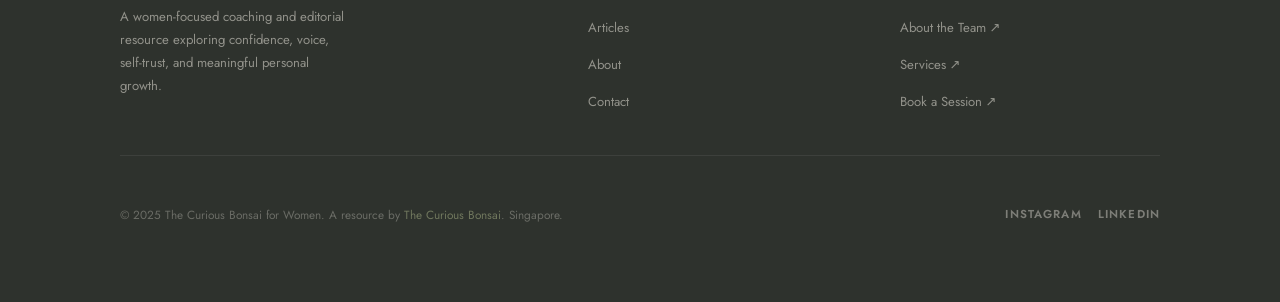
<file: blog.html>
<!DOCTYPE html>
<html lang="en">
<head>
  <meta charset="UTF-8">
  <meta name="viewport" content="width=device-width, initial-scale=1.0">
  <title>Articles — Women Empowered</title>
  <meta name="description" content="Coaching-informed articles on confidence, career transitions, self-acceptance, voice, women in business, and personal growth.">
  <meta property="og:title" content="Articles — The Curious Bonsai for Women">
  <meta property="og:type" content="website">
  <link rel="icon" href="favicon.svg" type="image/svg+xml">
  <link rel="preconnect" href="https://fonts.googleapis.com">
  <link rel="preconnect" href="https://fonts.gstatic.com" crossorigin>
  <link rel="stylesheet" href="assets/css/styles.css">
</head>
<body>

<header class="site-header" id="siteHeader">
  <div class="container header-inner">
    <a href="index" class="logo" aria-label="The Curious Bonsai for Women — Home">
      <span class="logo-name">The Curious Bonsai for Women</span>
      <span class="logo-tagline">Coaching · Confidence · Growth</span>
    </a>
    <nav class="primary-nav" aria-label="Primary navigation">
      <a href="index">Home</a>
      <a href="blog" class="active">Articles</a>
      <a href="about">About</a>
      <a href="contact">Contact</a>
    </nav>
    <div class="header-actions">
      <a href="https://thecuriousbonsai.com" target="_blank" rel="noopener" class="btn btn-secondary">Visit The Curious Bonsai</a>
      <button class="nav-toggle" id="navToggle" aria-label="Open navigation" aria-expanded="false" aria-controls="mobileNav">
        <span></span><span></span><span></span>
      </button>
    </div>
  </div>
  <nav class="mobile-nav" id="mobileNav" aria-label="Mobile navigation">
    <a href="index">Home</a>
    <a href="blog">Articles</a>
    <a href="about">About</a>
    <a href="contact">Contact</a>
    <a href="https://thecuriousbonsai.com" target="_blank" rel="noopener" class="btn btn-secondary">Visit The Curious Bonsai</a>
  </nav>
</header>

<!-- Page Hero -->
<div class="page-hero">
  <div class="container">
    <span class="eyebrow">Writing</span>
    <h1>Articles</h1>
    <p class="text-lead" style="max-width:55ch;">Coaching-informed writing on confidence, self-acceptance, career change, voice, and the particular work of growing into who you actually are.</p>
  </div>
</div>

<!-- Archive -->
<div class="container">
  <div class="blog-layout">

    <!-- Main Content -->
    <main>
      <!-- Category Filter -->
      <div class="category-filter" role="group" aria-label="Filter articles by category">
        <button class="filter-btn active" data-filter="all">All</button>
        <button class="filter-btn" data-filter="Confidence">Confidence</button>
        <button class="filter-btn" data-filter="Career">Career</button>
        <button class="filter-btn" data-filter="Entrepreneurship">Entrepreneurship</button>
        <button class="filter-btn" data-filter="Self-Trust">Self-Trust</button>
        <button class="filter-btn" data-filter="Expression">Expression</button>
        <button class="filter-btn" data-filter="Wealth">Wealth &amp; Worth</button>
      </div>

      <div class="articles-grid" id="articleGrid">

        <a href="finding-your-voice" class="article-card reveal" data-category="Expression">
          <div class="article-card-thumb thumb-f">
            <img src="assets/img/post-6.jpg" alt="Woman finding her voice and speaking with authenticity">
          </div>
          <div class="article-card-body">
            <span class="article-cat">Expression</span>
            <h3>Finding Your Voice After Years of Playing Small</h3>
            <p>Many women carry years of learned smallness. Recovering your voice is less about speaking up and more about remembering what you actually think.</p>
            <div class="article-meta">9 min read</div>
          </div>
        </a>

        <a href="radical-self-expression" class="article-card reveal" data-category="Expression">
          <div class="article-card-thumb thumb-a">
            <img src="assets/img/post-1.jpg" alt="Woman expressing authenticity and confidence">
          </div>
          <div class="article-card-body">
            <span class="article-cat">Expression</span>
            <h3>Radical Self-Expression Without Apology</h3>
            <p>What happens when you stop editing yourself for the room? A coaching perspective on the relationship between self-expression, authenticity, and professional credibility.</p>
            <div class="article-meta">7 min read</div>
          </div>
        </a>

        <a href="professional-confidence" class="article-card reveal" data-category="Confidence">
          <div class="article-card-thumb thumb-b">
            <img src="assets/img/post-2.jpg" alt="Professional woman demonstrating workplace confidence">
          </div>
          <div class="article-card-body">
            <span class="article-cat">Confidence</span>
            <h3>How to Stop Shrinking Yourself in Professional Spaces</h3>
            <p>The habit of making yourself smaller in professional settings is so common it can feel invisible. Here's how to notice it — and what to do instead.</p>
            <div class="article-meta">6 min read</div>
          </div>
        </a>

        <a href="identity-and-change" class="article-card reveal" data-category="Career">
          <div class="article-card-thumb thumb-c">
            <img src="assets/img/post-3.jpg" alt="Woman navigating personal transformation and identity shifts">
          </div>
          <div class="article-card-body">
            <span class="article-cat">Career</span>
            <h3>Identity Shifts — When Your Old Self No Longer Fits</h3>
            <p>Your identity is not fixed. When life changes, so does your sense of self. A coaching perspective on navigating identity shifts with intention and clarity.</p>
            <div class="article-meta">7 min read</div>
          </div>
        </a>

        <a href="female-entrepreneurs" class="article-card reveal" data-category="Entrepreneurship">
          <div class="article-card-thumb thumb-d">
            <img src="assets/img/post-4.jpg" alt="Female entrepreneur building her business with confidence">
          </div>
          <div class="article-card-body">
            <span class="article-cat">Entrepreneurship</span>
            <h3>Empowerment Coaching for Female Entrepreneurs Building the Next Version of Themselves</h3>
            <p>Female entrepreneurship is rarely just a business challenge. The internal landscape shapes everything on the outside.</p>
            <div class="article-meta">8 min read</div>
          </div>
        </a>

        <a href="self-acceptance" class="article-card reveal" data-category="Self-Trust">
          <div class="article-card-thumb thumb-e">
            <img src="assets/img/post-5.jpg" alt="Woman practicing peace and self-acceptance">
          </div>
          <div class="article-card-body">
            <span class="article-cat">Self-Trust</span>
            <h3>Self-Acceptance as a Foundation for Real Personal Growth</h3>
            <p>Personal growth doesn't start with self-improvement. It starts with accepting who you actually are right now — and that changes everything about what comes next.</p>
            <div class="article-meta">7 min read</div>
          </div>
        </a>

        <a href="reclaiming-personal-power" class="article-card reveal" data-category="Self-Trust">
          <div class="article-card-thumb thumb-a">
            <div class="article-card-thumb-placeholder" aria-label="Article image">Image placeholder</div>
          </div>
          <div class="article-card-body">
            <span class="article-cat">Self-Trust</span>
            <h3>Reclaiming Personal Power in Seasons of Change</h3>
            <p>Change — chosen or not — has a way of revealing which parts of your identity were built on solid ground. This is actually useful information, if uncomfortable.</p>
            <div class="article-meta">7 min read</div>
          </div>
        </a>

        <a href="self-worth-career" class="article-card reveal" data-category="Career">
          <div class="article-card-thumb thumb-b">
            <div class="article-card-thumb-placeholder" aria-label="Article image">Image placeholder</div>
          </div>
          <div class="article-card-body">
            <span class="article-cat">Career</span>
            <h3>Why Self-Worth Shapes How Women Make Career Decisions</h3>
            <p>The connection between how you value yourself and the opportunities you pursue, decline, or fail to see is more direct than most people realise.</p>
            <div class="article-meta">6 min read</div>
          </div>
        </a>

        <a href="wealth-and-worth" class="article-card reveal" data-category="Wealth">
          <div class="article-card-thumb thumb-c">
            <div class="article-card-thumb-placeholder" aria-label="Article image">Image placeholder</div>
          </div>
          <div class="article-card-body">
            <span class="article-cat">Wealth &amp; Worth</span>
            <h3>Manifesting Wealth Through Clarity, Self-Worth, and Action</h3>
            <p>The language of manifestation is often vague at the edges that matter most. A grounded look at what actually moves the needle — and why clarity and worth are where it starts.</p>
            <div class="article-meta">8 min read</div>
          </div>
        </a>

      </div><!-- /articles-grid -->

      <!-- Pagination -->
      <nav class="pagination" aria-label="Archive pagination">
        <span class="current" aria-current="page">1</span>
        <a href="#">2</a>
        <a href="#">3</a>
        <span class="pagination-sep">…</span>
        <a href="#">Older posts →</a>
      </nav>
    </main>

    <!-- Sidebar -->
    <aside class="blog-sidebar" aria-label="Blog sidebar">
      <div class="sidebar-widget">
        <h5>Themes</h5>
        <div class="sidebar-tags">
          <span class="sidebar-tag">Confidence</span>
          <span class="sidebar-tag">Career</span>
          <span class="sidebar-tag">Entrepreneurship</span>
          <span class="sidebar-tag">Self-Trust</span>
          <span class="sidebar-tag">Voice</span>
          <span class="sidebar-tag">Wealth &amp; Worth</span>
          <span class="sidebar-tag">Identity</span>
          <span class="sidebar-tag">Leadership</span>
          <span class="sidebar-tag">Reinvention</span>
        </div>
      </div>
      <div class="sidebar-widget">
        <h5>About this site</h5>
        <p>The Curious Bonsai for Women is a focused editorial and coaching resource exploring confidence, voice, self-trust, and personal growth.</p>
        <a href="about" class="btn-ghost">About this resource</a>
      </div>
      <div class="sidebar-widget">
        <h5>The Practice</h5>
        <p>Looking for direct coaching or therapy support? The Curious Bonsai works with individuals and leaders in Singapore.</p>
        <a href="https://thecuriousbonsai.com" target="_blank" rel="noopener" class="btn-ghost">Visit the practice</a>
      </div>
      <div class="sidebar-widget">
        <h5>More on Women's Empowerment</h5>
        <p>Explore broader writing on women's empowerment, coaching, and personal growth.</p>
        <a href="https://thecuriousbonsai.com/category/women-empowerment/" target="_blank" rel="noopener" class="btn-ghost">Full women's empowerment collection</a>
      </div>
    </aside>

  </div><!-- /blog-layout -->
</div><!-- /container -->

<!-- Footer -->
<footer class="site-footer">
  <div class="container">
    <div class="footer-top">
      <div class="footer-brand">
        <span class="logo-name">The Curious Bonsai for Women</span>
        <span class="logo-tagline">Coaching · Confidence · Growth</span>
        <p>A women-focused coaching and editorial resource exploring confidence, voice, self-trust, and meaningful personal growth.</p>
      </div>
      <div class="footer-col">
        <h5>Site</h5>
        <ul>
          <li><a href="index">Home</a></li>
          <li><a href="blog">Articles</a></li>
          <li><a href="about">About</a></li>
          <li><a href="contact">Contact</a></li>
        </ul>
      </div>
      <div class="footer-col">
        <h5>The Practice</h5>
        <ul>
          <li><a href="https://thecuriousbonsai.com" target="_blank" rel="noopener">The Curious Bonsai ↗</a></li>
          <li><a href="https://thecuriousbonsai.com/about" target="_blank" rel="noopener">About the Team ↗</a></li>
          <li><a href="https://thecuriousbonsai.com/services" target="_blank" rel="noopener">Services ↗</a></li>
          <li><a href="https://thecuriousbonsai.com/contact" target="_blank" rel="noopener">Book a Session ↗</a></li>
        </ul>
      </div>
    </div>
    <div class="footer-bottom">
      <p>© 2025 The Curious Bonsai for Women. A resource by <a href="https://thecuriousbonsai.com" target="_blank" rel="noopener">The Curious Bonsai</a>. Singapore.</p>
      <div class="footer-social">
        <a href="#" aria-label="Instagram (placeholder)">Instagram</a>
        <a href="#" aria-label="LinkedIn (placeholder)">LinkedIn</a>
      </div>
    </div>
  </div>
</footer>

<script src="assets/js/main.js"></script>
</body>
</html>
</file>
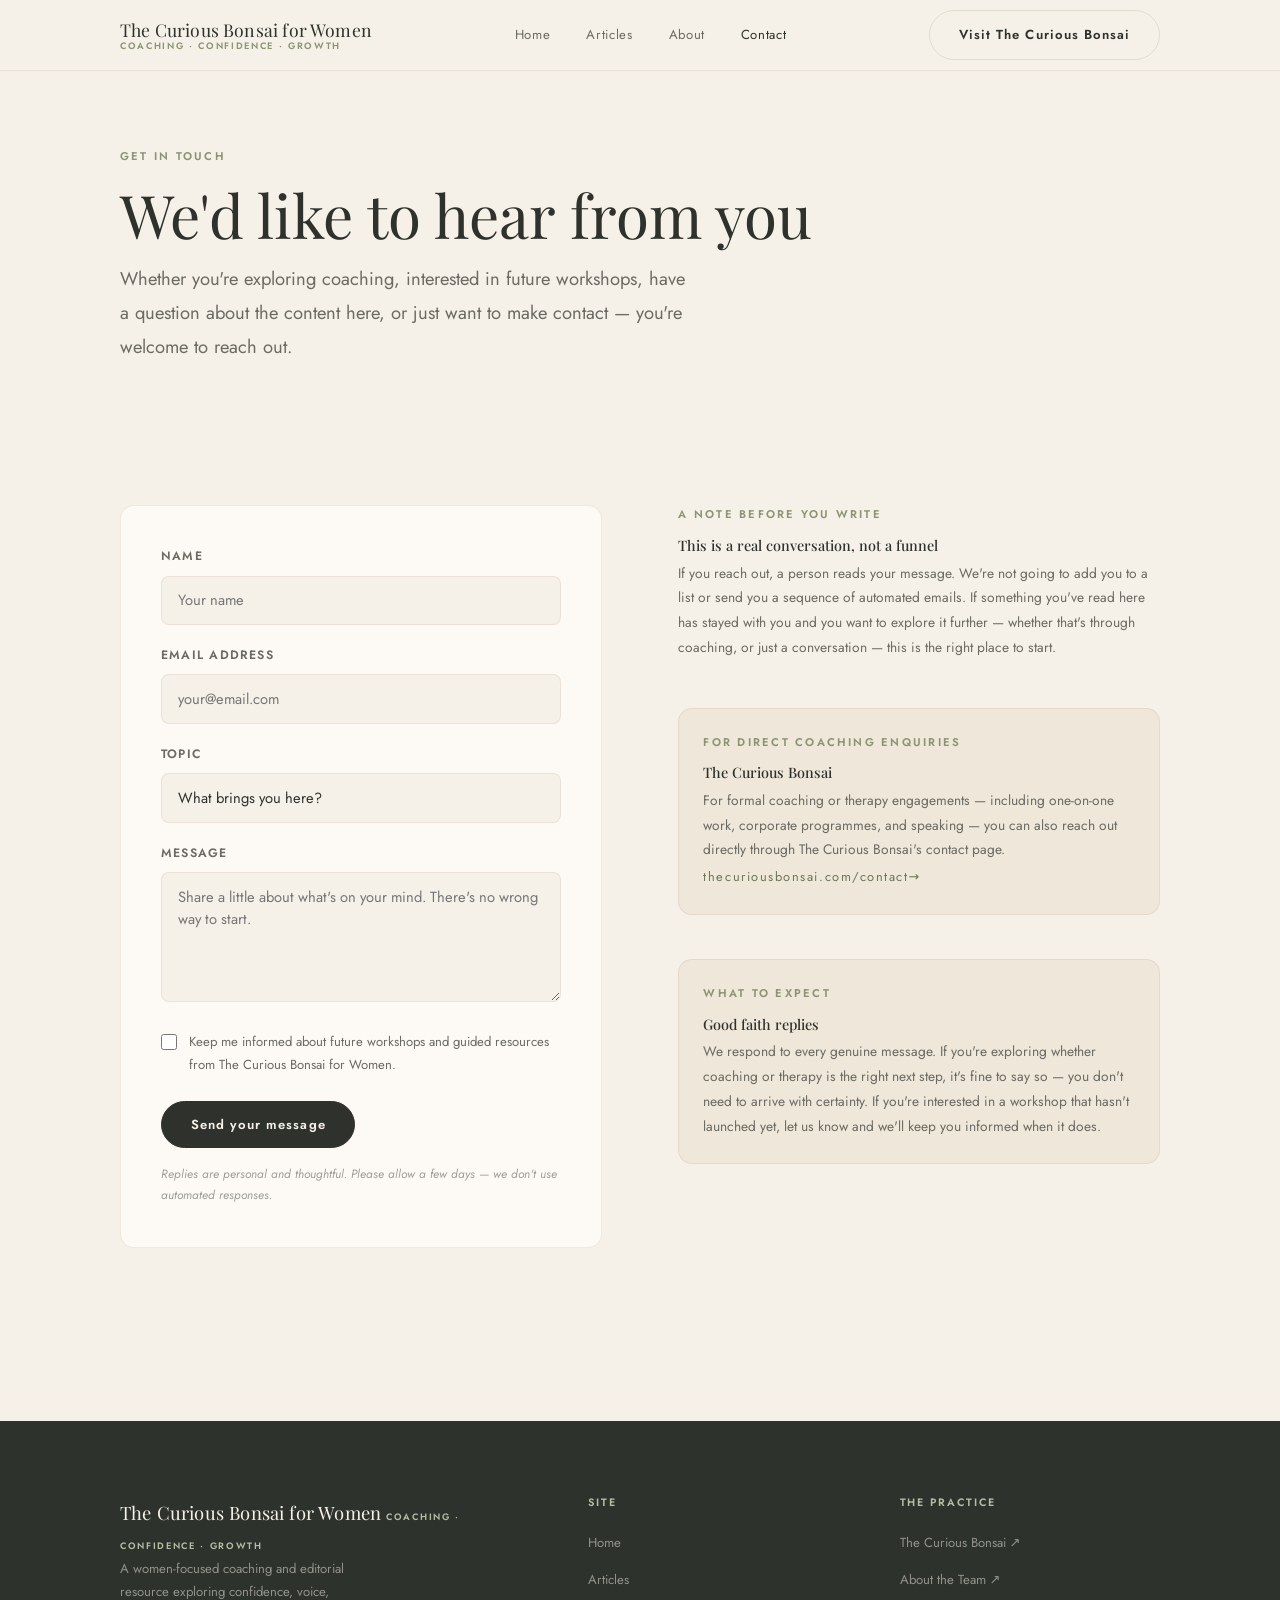
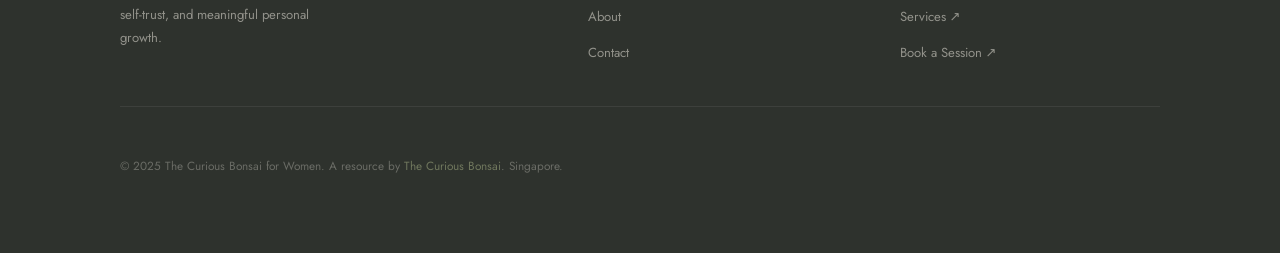
<file: contact.html>
<!DOCTYPE html>
<html lang="en">
<head>
  <meta charset="UTF-8">
  <meta name="viewport" content="width=device-width, initial-scale=1.0">
  <title>Contact — Women Empowered</title>
  <meta name="description" content="Get in touch with The Curious Bonsai for Women — for coaching enquiries, speaking, partnerships, or to be informed about future workshops.">
  <meta property="og:type" content="website">
  <link rel="icon" href="favicon.svg" type="image/svg+xml">
  <link rel="preconnect" href="https://fonts.googleapis.com">
  <link rel="preconnect" href="https://fonts.gstatic.com" crossorigin>
  <link rel="stylesheet" href="assets/css/styles.css">
</head>
<body>

<header class="site-header" id="siteHeader">
  <div class="container header-inner">
    <a href="index" class="logo" aria-label="The Curious Bonsai for Women — Home">
      <span class="logo-name">The Curious Bonsai for Women</span>
      <span class="logo-tagline">Coaching · Confidence · Growth</span>
    </a>
    <nav class="primary-nav" aria-label="Primary navigation">
      <a href="index">Home</a>
      <a href="blog">Articles</a>
      <a href="about">About</a>
      <a href="contact" class="active">Contact</a>
    </nav>
    <div class="header-actions">
      <a href="https://thecuriousbonsai.com" target="_blank" rel="noopener" class="btn btn-secondary">Visit The Curious Bonsai</a>
      <button class="nav-toggle" id="navToggle" aria-label="Open navigation" aria-expanded="false" aria-controls="mobileNav">
        <span></span><span></span><span></span>
      </button>
    </div>
  </div>
  <nav class="mobile-nav" id="mobileNav" aria-label="Mobile navigation">
    <a href="index">Home</a>
    <a href="blog">Articles</a>
    <a href="about">About</a>
    <a href="contact">Contact</a>
    <a href="https://thecuriousbonsai.com" target="_blank" rel="noopener" class="btn btn-secondary">Visit The Curious Bonsai</a>
  </nav>
</header>

<!-- Page Hero -->
<div class="page-hero">
  <div class="container">
    <span class="eyebrow">Get in touch</span>
    <h1>We'd like to hear from you</h1>
    <p class="text-lead" style="max-width: 52ch;">Whether you're exploring coaching, interested in future workshops, have a question about the content here, or just want to make contact — you're welcome to reach out.</p>
  </div>
</div>

<!-- Contact Layout -->
<div class="container">
  <div class="contact-layout">

    <!-- Form -->
    <div class="contact-form-wrap reveal">
      <form id="contactForm" novalidate>
        <div class="form-group">
          <label for="name">Name</label>
          <input type="text" id="name" name="name" placeholder="Your name" autocomplete="name" required>
        </div>
        <div class="form-group">
          <label for="email">Email address</label>
          <input type="email" id="email" name="email" placeholder="your@email.com" autocomplete="email" required>
        </div>
        <div class="form-group">
          <label for="topic">Topic</label>
          <select id="topic" name="topic">
            <option value="" disabled selected>What brings you here?</option>
            <option value="coaching">Coaching enquiry</option>
            <option value="therapy">Therapy enquiry</option>
            <option value="workshops">Workshop interest</option>
            <option value="speaking">Speaking or partnership</option>
            <option value="content">Question about the content</option>
            <option value="other">Something else</option>
          </select>
        </div>
        <div class="form-group">
          <label for="message">Message</label>
          <textarea id="message" name="message" placeholder="Share a little about what's on your mind. There's no wrong way to start." required></textarea>
        </div>
        <div class="form-checkbox">
          <input type="checkbox" id="workshopUpdates" name="workshopUpdates">
          <label for="workshopUpdates">Keep me informed about future workshops and guided resources from The Curious Bonsai for Women.</label>
        </div>
        <button type="submit" class="btn btn-primary">Send your message</button>
        <p class="form-note">Replies are personal and thoughtful. Please allow a few days — we don't use automated responses.</p>
      </form>
    </div>

    <!-- Info -->
    <div class="contact-info reveal">
      <div class="contact-info-block">
        <span class="eyebrow">A note before you write</span>
        <h4>This is a real conversation, not a funnel</h4>
        <p>If you reach out, a person reads your message. We're not going to add you to a list or send you a sequence of automated emails. If something you've read here has stayed with you and you want to explore it further — whether that's through coaching, or just a conversation — this is the right place to start.</p>
      </div>

      <div class="contact-info-block" style="margin-top:1.5rem; padding:1.5rem; background:var(--cream-deep); border:1px solid var(--border-soft); border-radius: var(--radius-lg);">
        <span class="eyebrow">For direct coaching enquiries</span>
        <h4>The Curious Bonsai</h4>
        <p>For formal coaching or therapy engagements — including one-on-one work, corporate programmes, and speaking — you can also reach out directly through The Curious Bonsai's contact page.</p>
        <a href="https://thecuriousbonsai.com/contact" target="_blank" rel="noopener" class="btn-ghost" style="margin-top:0.75rem;">thecuriousbonsai.com/contact</a>
      </div>

      <div class="contact-info-block" style="margin-top:1.25rem; padding:1.5rem; background:var(--cream-deep); border:1px solid var(--border-soft); border-radius: var(--radius-lg);">
        <span class="eyebrow">What to expect</span>
        <h4>Good faith replies</h4>
        <p>We respond to every genuine message. If you're exploring whether coaching or therapy is the right next step, it's fine to say so — you don't need to arrive with certainty. If you're interested in a workshop that hasn't launched yet, let us know and we'll keep you informed when it does.</p>
      </div>
    </div>

  </div>
</div>

<!-- Footer -->
<footer class="site-footer" style="margin-top: clamp(4rem, 8vw, 6rem);">
  <div class="container">
    <div class="footer-top">
      <div class="footer-brand">
        <span class="logo-name">The Curious Bonsai for Women</span>
        <span class="logo-tagline">Coaching · Confidence · Growth</span>
        <p>A women-focused coaching and editorial resource exploring confidence, voice, self-trust, and meaningful personal growth.</p>
      </div>
      <div class="footer-col">
        <h5>Site</h5>
        <ul>
          <li><a href="index">Home</a></li>
          <li><a href="blog">Articles</a></li>
          <li><a href="about">About</a></li>
          <li><a href="contact">Contact</a></li>
        </ul>
      </div>
      <div class="footer-col">
        <h5>The Practice</h5>
        <ul>
          <li><a href="https://thecuriousbonsai.com" target="_blank" rel="noopener">The Curious Bonsai ↗</a></li>
          <li><a href="https://thecuriousbonsai.com/about" target="_blank" rel="noopener">About the Team ↗</a></li>
          <li><a href="https://thecuriousbonsai.com/services" target="_blank" rel="noopener">Services ↗</a></li>
          <li><a href="https://thecuriousbonsai.com/contact" target="_blank" rel="noopener">Book a Session ↗</a></li>
        </ul>
      </div>
    </div>
    <div class="footer-bottom">
      <p>© 2025 The Curious Bonsai for Women. A resource by <a href="https://thecuriousbonsai.com" target="_blank" rel="noopener">The Curious Bonsai</a>. Singapore.</p>
    </div>
  </div>
</footer>

<script src="assets/js/main.js"></script>
</body>
</html>
</file>
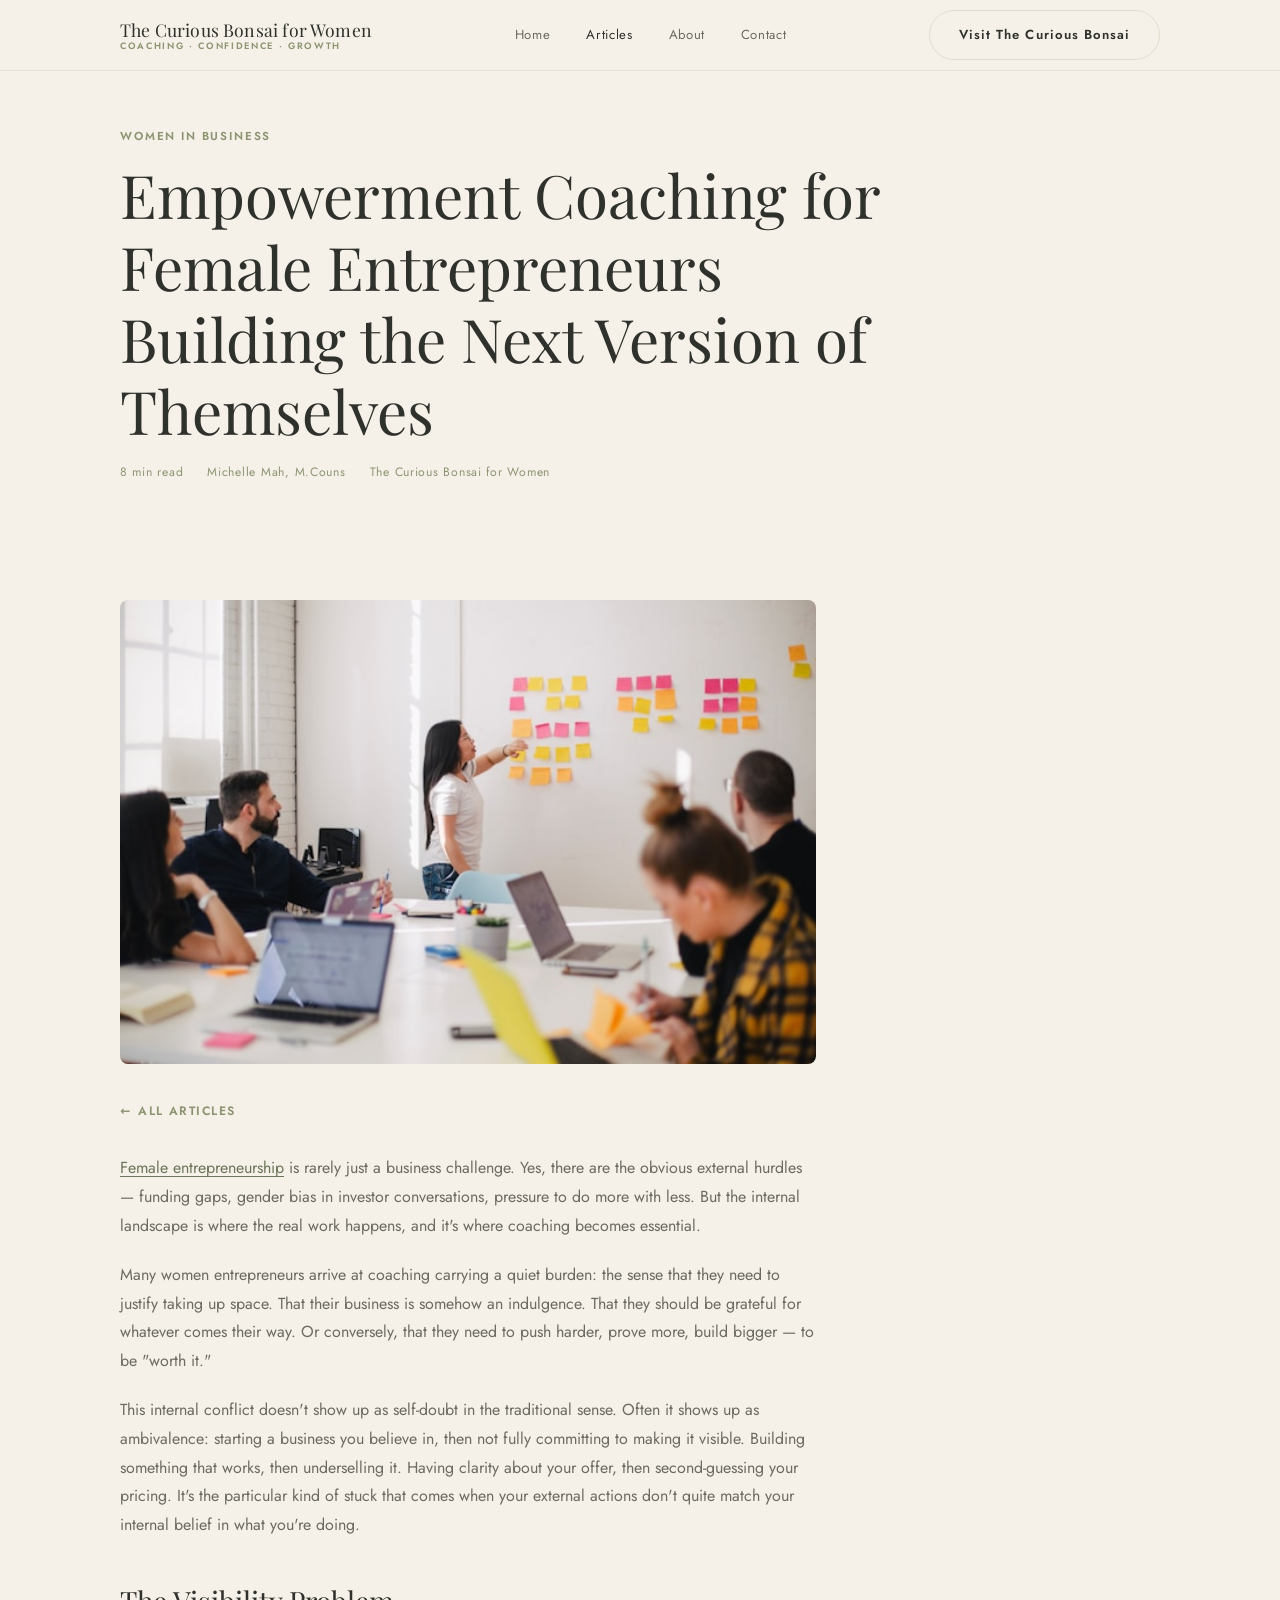
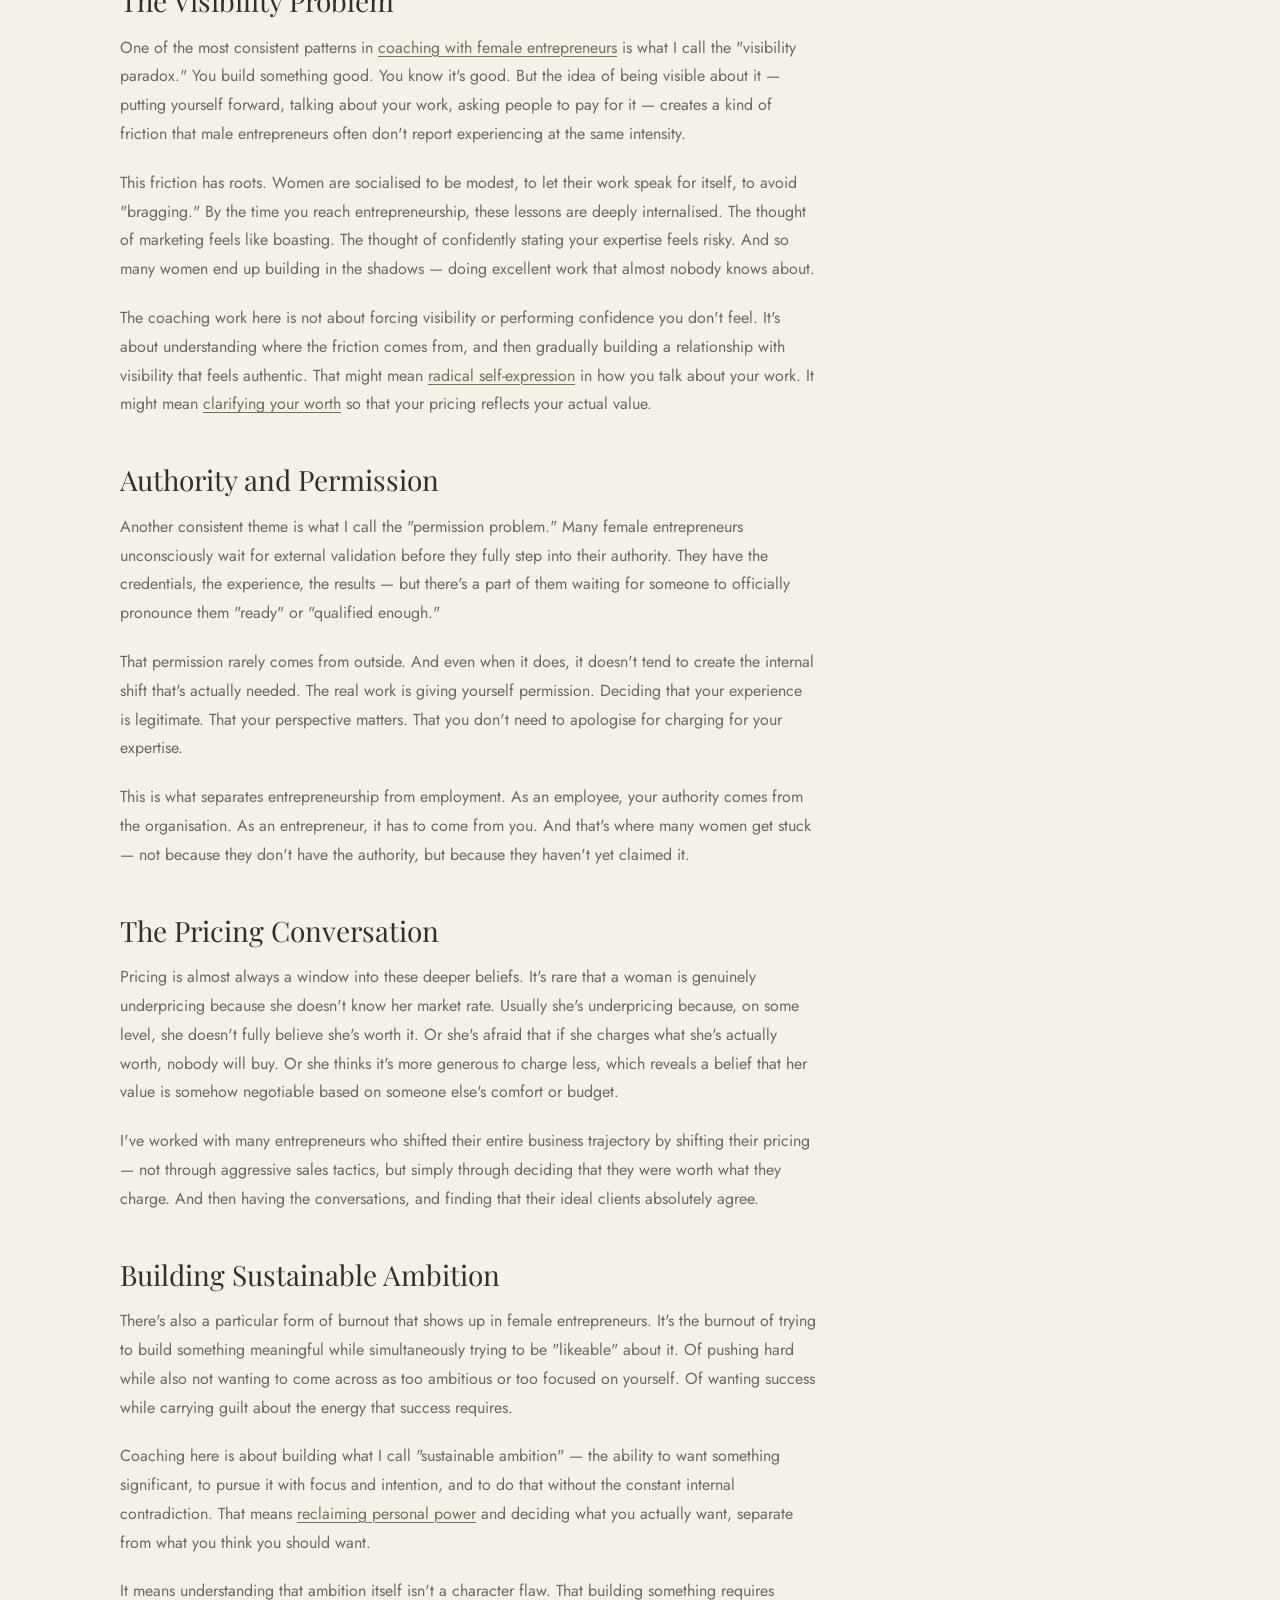
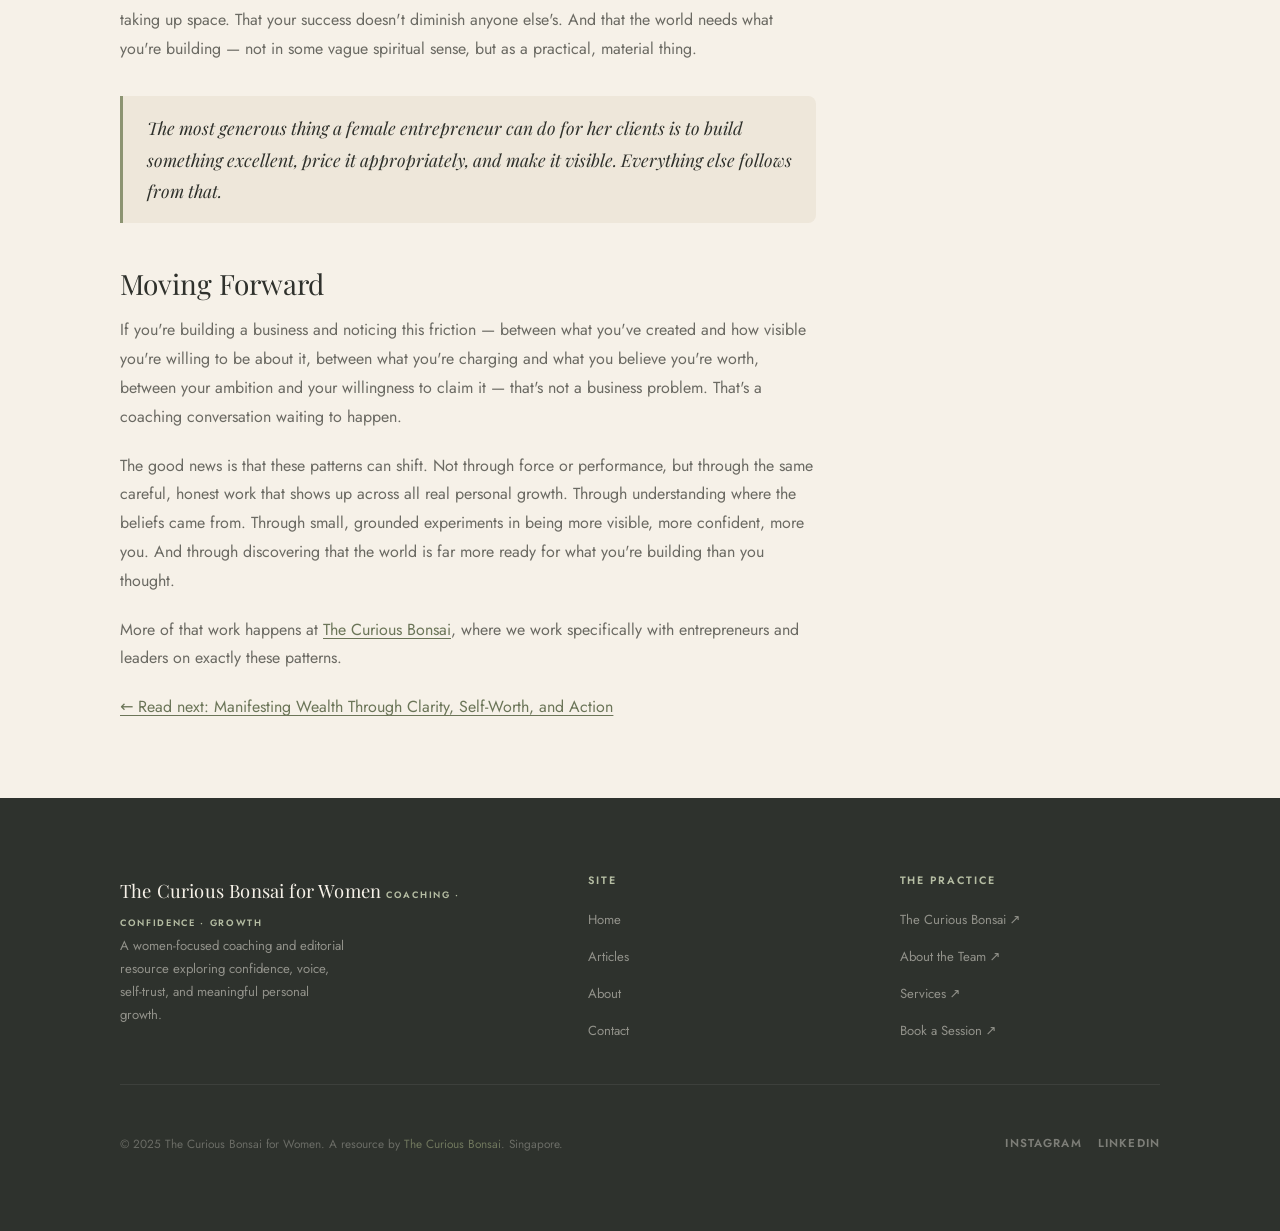
<file: female-entrepreneurs.html>
<!DOCTYPE html>
<html lang="en">
<head>
  <meta charset="UTF-8">
  <meta name="viewport" content="width=device-width, initial-scale=1.0">
  <title>Empowerment Coaching for Female Entrepreneurs — Women Empowered</title>
  <meta name="description" content="Female entrepreneurship brings particular internal challenges. A coaching perspective on visibility, pricing, authority, and the courage to take up space.">
  <meta property="og:title" content="Empowerment Coaching for Female Entrepreneurs">
  <meta property="og:type" content="article">
  <link rel="icon" href="favicon.svg" type="image/svg+xml">
  <link rel="preconnect" href="https://fonts.googleapis.com">
  <link rel="preconnect" href="https://fonts.gstatic.com" crossorigin>
  <link rel="stylesheet" href="assets/css/styles.css">
</head>
<body>

<header class="site-header" id="siteHeader">
  <div class="container header-inner">
    <a href="index" class="logo" aria-label="The Curious Bonsai for Women — Home">
      <span class="logo-name">The Curious Bonsai for Women</span>
      <span class="logo-tagline">Coaching · Confidence · Growth</span>
    </a>
    <nav class="primary-nav" aria-label="Primary navigation">
      <a href="index">Home</a>
      <a href="blog" class="active">Articles</a>
      <a href="about">About</a>
      <a href="contact">Contact</a>
    </nav>
    <div class="header-actions">
      <a href="https://thecuriousbonsai.com" target="_blank" rel="noopener" class="btn btn-secondary">Visit The Curious Bonsai</a>
      <button class="nav-toggle" id="navToggle" aria-label="Open navigation" aria-expanded="false" aria-controls="mobileNav">
        <span></span><span></span><span></span>
      </button>
    </div>
  </div>
  <nav class="mobile-nav" id="mobileNav" aria-label="Mobile navigation">
    <a href="index">Home</a>
    <a href="blog">Articles</a>
    <a href="about">About</a>
    <a href="contact">Contact</a>
    <a href="https://thecuriousbonsai.com" target="_blank" rel="noopener" class="btn btn-secondary">Visit The Curious Bonsai</a>
  </nav>
</header>

<div class="post-hero">
  <div class="container">
    <span class="article-cat">Women in Business</span>
    <h1>Empowerment Coaching for Female Entrepreneurs Building the Next Version of Themselves</h1>
    <div class="post-hero-meta">
      <span>8 min read</span>
      <span><a href="https://thecuriousbonsai.com.sg/author/michelle/" target="_blank" rel="noopener">Michelle Mah, M.Couns</a></span>
      <span>The Curious Bonsai for Women</span>
    </div>
  </div>
</div>

<div class="container">
  <div class="post-layout">

    <article class="post-content">
      <div style="margin-bottom: 2rem;">
        <img src="assets/img/post-4.jpg" alt="Female entrepreneur building her business with confidence" style="width: 100%; border-radius: 8px; display: block;">
      </div>
      <a href="blog" class="post-back">All Articles</a>

      <p><a href="https://thecuriousbonsai.com/business-coaching-for-women-entrepreneurs/" target="_blank" rel="noopener">Female entrepreneurship</a> is rarely just a business challenge. Yes, there are the obvious external hurdles — funding gaps, gender bias in investor conversations, pressure to do more with less. But the internal landscape is where the real work happens, and it's where coaching becomes essential.</p>

      <p>Many women entrepreneurs arrive at coaching carrying a quiet burden: the sense that they need to justify taking up space. That their business is somehow an indulgence. That they should be grateful for whatever comes their way. Or conversely, that they need to push harder, prove more, build bigger — to be "worth it."</p>

      <p>This internal conflict doesn't show up as self-doubt in the traditional sense. Often it shows up as ambivalence: starting a business you believe in, then not fully committing to making it visible. Building something that works, then underselling it. Having clarity about your offer, then second-guessing your pricing. It's the particular kind of stuck that comes when your external actions don't quite match your internal belief in what you're doing.</p>

      <h2>The Visibility Problem</h2>

      <p>One of the most consistent patterns in <a href="https://thecuriousbonsai.com/womens-empowerment-coach/" target="_blank" rel="noopener">coaching with female entrepreneurs</a> is what I call the "visibility paradox." You build something good. You know it's good. But the idea of being visible about it — putting yourself forward, talking about your work, asking people to pay for it — creates a kind of friction that male entrepreneurs often don't report experiencing at the same intensity.</p>

      <p>This friction has roots. Women are socialised to be modest, to let their work speak for itself, to avoid "bragging." By the time you reach entrepreneurship, these lessons are deeply internalised. The thought of marketing feels like boasting. The thought of confidently stating your expertise feels risky. And so many women end up building in the shadows — doing excellent work that almost nobody knows about.</p>

      <p>The coaching work here is not about forcing visibility or performing confidence you don't feel. It's about understanding where the friction comes from, and then gradually building a relationship with visibility that feels authentic. That might mean <a href="radical-self-expression">radical self-expression</a> in how you talk about your work. It might mean <a href="wealth-and-worth">clarifying your worth</a> so that your pricing reflects your actual value.</p>

      <h2>Authority and Permission</h2>

      <p>Another consistent theme is what I call the "permission problem." Many female entrepreneurs unconsciously wait for external validation before they fully step into their authority. They have the credentials, the experience, the results — but there's a part of them waiting for someone to officially pronounce them "ready" or "qualified enough."</p>

      <p>That permission rarely comes from outside. And even when it does, it doesn't tend to create the internal shift that's actually needed. The real work is giving yourself permission. Deciding that your experience is legitimate. That your perspective matters. That you don't need to apologise for charging for your expertise.</p>

      <p>This is what separates entrepreneurship from employment. As an employee, your authority comes from the organisation. As an entrepreneur, it has to come from you. And that's where many women get stuck — not because they don't have the authority, but because they haven't yet claimed it.</p>

      <h2>The Pricing Conversation</h2>

      <p>Pricing is almost always a window into these deeper beliefs. It's rare that a woman is genuinely underpricing because she doesn't know her market rate. Usually she's underpricing because, on some level, she doesn't fully believe she's worth it. Or she's afraid that if she charges what she's actually worth, nobody will buy. Or she thinks it's more generous to charge less, which reveals a belief that her value is somehow negotiable based on someone else's comfort or budget.</p>

      <p>I've worked with many entrepreneurs who shifted their entire business trajectory by shifting their pricing — not through aggressive sales tactics, but simply through deciding that they were worth what they charge. And then having the conversations, and finding that their ideal clients absolutely agree.</p>

      <h2>Building Sustainable Ambition</h2>

      <p>There's also a particular form of burnout that shows up in female entrepreneurs. It's the burnout of trying to build something meaningful while simultaneously trying to be "likeable" about it. Of pushing hard while also not wanting to come across as too ambitious or too focused on yourself. Of wanting success while carrying guilt about the energy that success requires.</p>

      <p>Coaching here is about building what I call "sustainable ambition" — the ability to want something significant, to pursue it with focus and intention, and to do that without the constant internal contradiction. That means <a href="reclaiming-personal-power">reclaiming personal power</a> and deciding what you actually want, separate from what you think you should want.</p>

      <p>It means understanding that ambition itself isn't a character flaw. That building something requires taking up space. That your success doesn't diminish anyone else's. And that the world needs what you're building — not in some vague spiritual sense, but as a practical, material thing.</p>

      <blockquote>
        <p>The most generous thing a female entrepreneur can do for her clients is to build something excellent, price it appropriately, and make it visible. Everything else follows from that.</p>
      </blockquote>

      <h2>Moving Forward</h2>

      <p>If you're building a business and noticing this friction — between what you've created and how visible you're willing to be about it, between what you're charging and what you believe you're worth, between your ambition and your willingness to claim it — that's not a business problem. That's a coaching conversation waiting to happen.</p>

      <p>The good news is that these patterns can shift. Not through force or performance, but through the same careful, honest work that shows up across all real personal growth. Through understanding where the beliefs came from. Through small, grounded experiments in being more visible, more confident, more you. And through discovering that the world is far more ready for what you're building than you thought.</p>

      <p>More of that work happens at <a href="https://thecuriousbonsai.com/services" target="_blank" rel="noopener">The Curious Bonsai</a>, where we work specifically with entrepreneurs and leaders on exactly these patterns.</p>

      <div class="post-nav">
        <a href="wealth-and-worth" class="post-nav-link">← Read next: Manifesting Wealth Through Clarity, Self-Worth, and Action</a>
      </div>

    </article>

  </div>
</div>

<footer class="site-footer">
  <div class="container">
    <div class="footer-top">
      <div class="footer-brand">
        <span class="logo-name">The Curious Bonsai for Women</span>
        <span class="logo-tagline">Coaching · Confidence · Growth</span>
        <p>A women-focused coaching and editorial resource exploring confidence, voice, self-trust, and meaningful personal growth.</p>
      </div>
      <div class="footer-col">
        <h5>Site</h5>
        <ul>
          <li><a href="index">Home</a></li>
          <li><a href="blog">Articles</a></li>
          <li><a href="about">About</a></li>
          <li><a href="contact">Contact</a></li>
        </ul>
      </div>
      <div class="footer-col">
        <h5>The Practice</h5>
        <ul>
          <li><a href="https://thecuriousbonsai.com" target="_blank" rel="noopener">The Curious Bonsai ↗</a></li>
          <li><a href="https://thecuriousbonsai.com/about" target="_blank" rel="noopener">About the Team ↗</a></li>
          <li><a href="https://thecuriousbonsai.com/services" target="_blank" rel="noopener">Services ↗</a></li>
          <li><a href="https://thecuriousbonsai.com/contact" target="_blank" rel="noopener">Book a Session ↗</a></li>
        </ul>
      </div>
    </div>
    <div class="footer-bottom">
      <p>© 2025 The Curious Bonsai for Women. A resource by <a href="https://thecuriousbonsai.com" target="_blank" rel="noopener">The Curious Bonsai</a>. Singapore.</p>
      <div class="footer-social">
        <a href="#" aria-label="Instagram (placeholder)">Instagram</a>
        <a href="#" aria-label="LinkedIn (placeholder)">LinkedIn</a>
      </div>
    </div>
  </div>
</footer>

<script src="assets/js/main.js"></script>
</body>
</html>
</file>
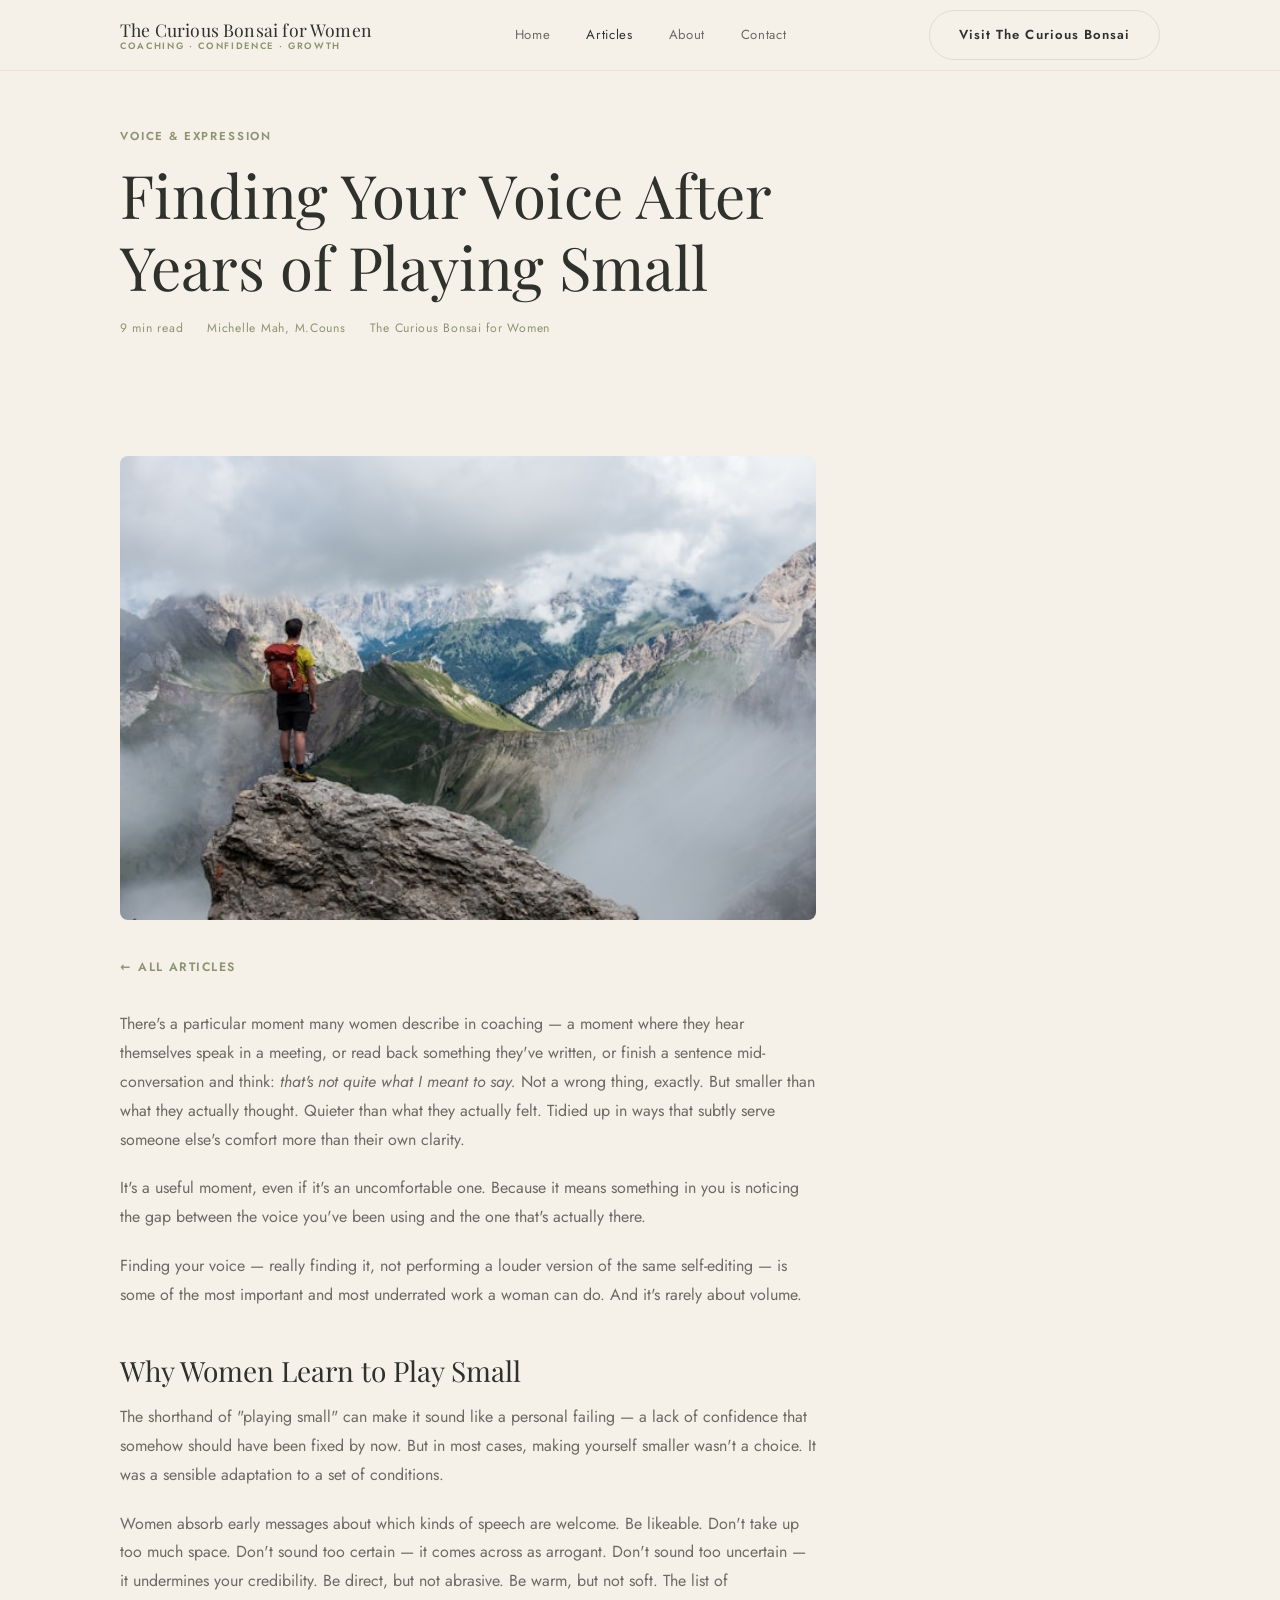
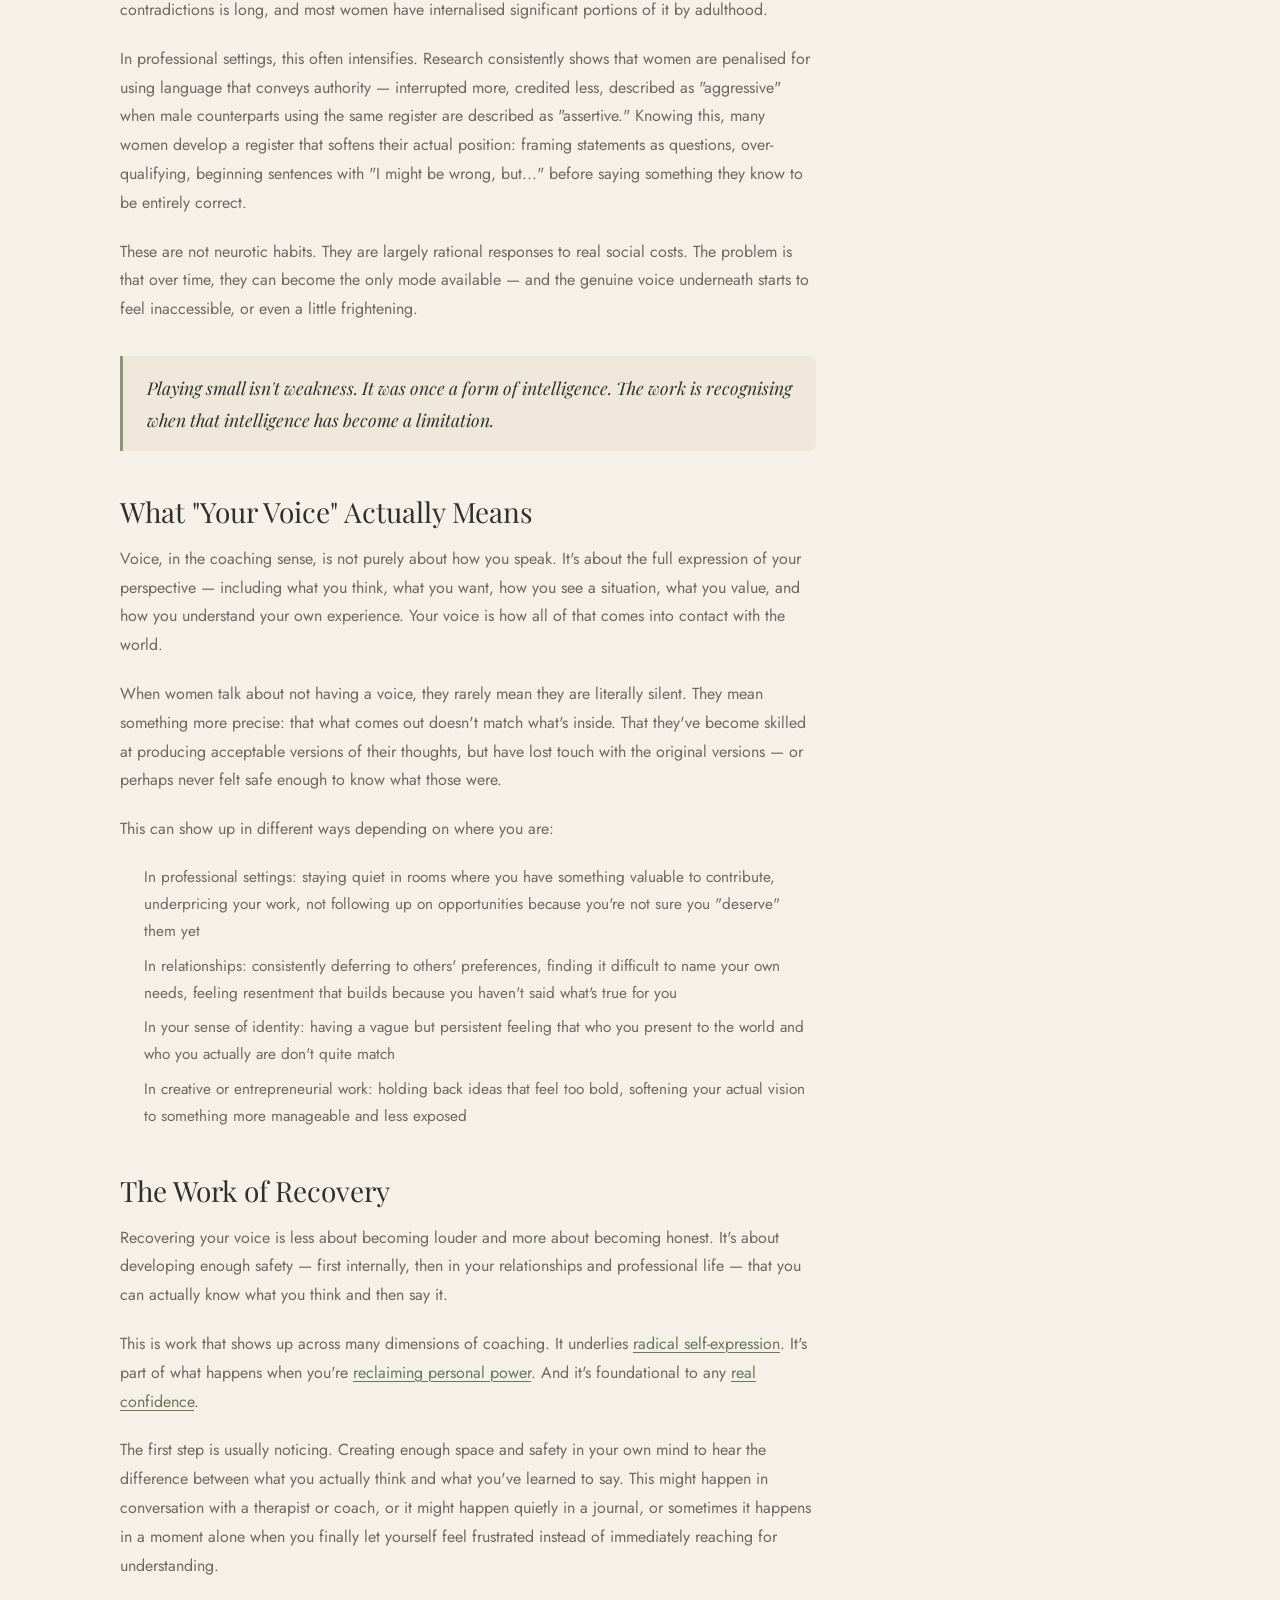
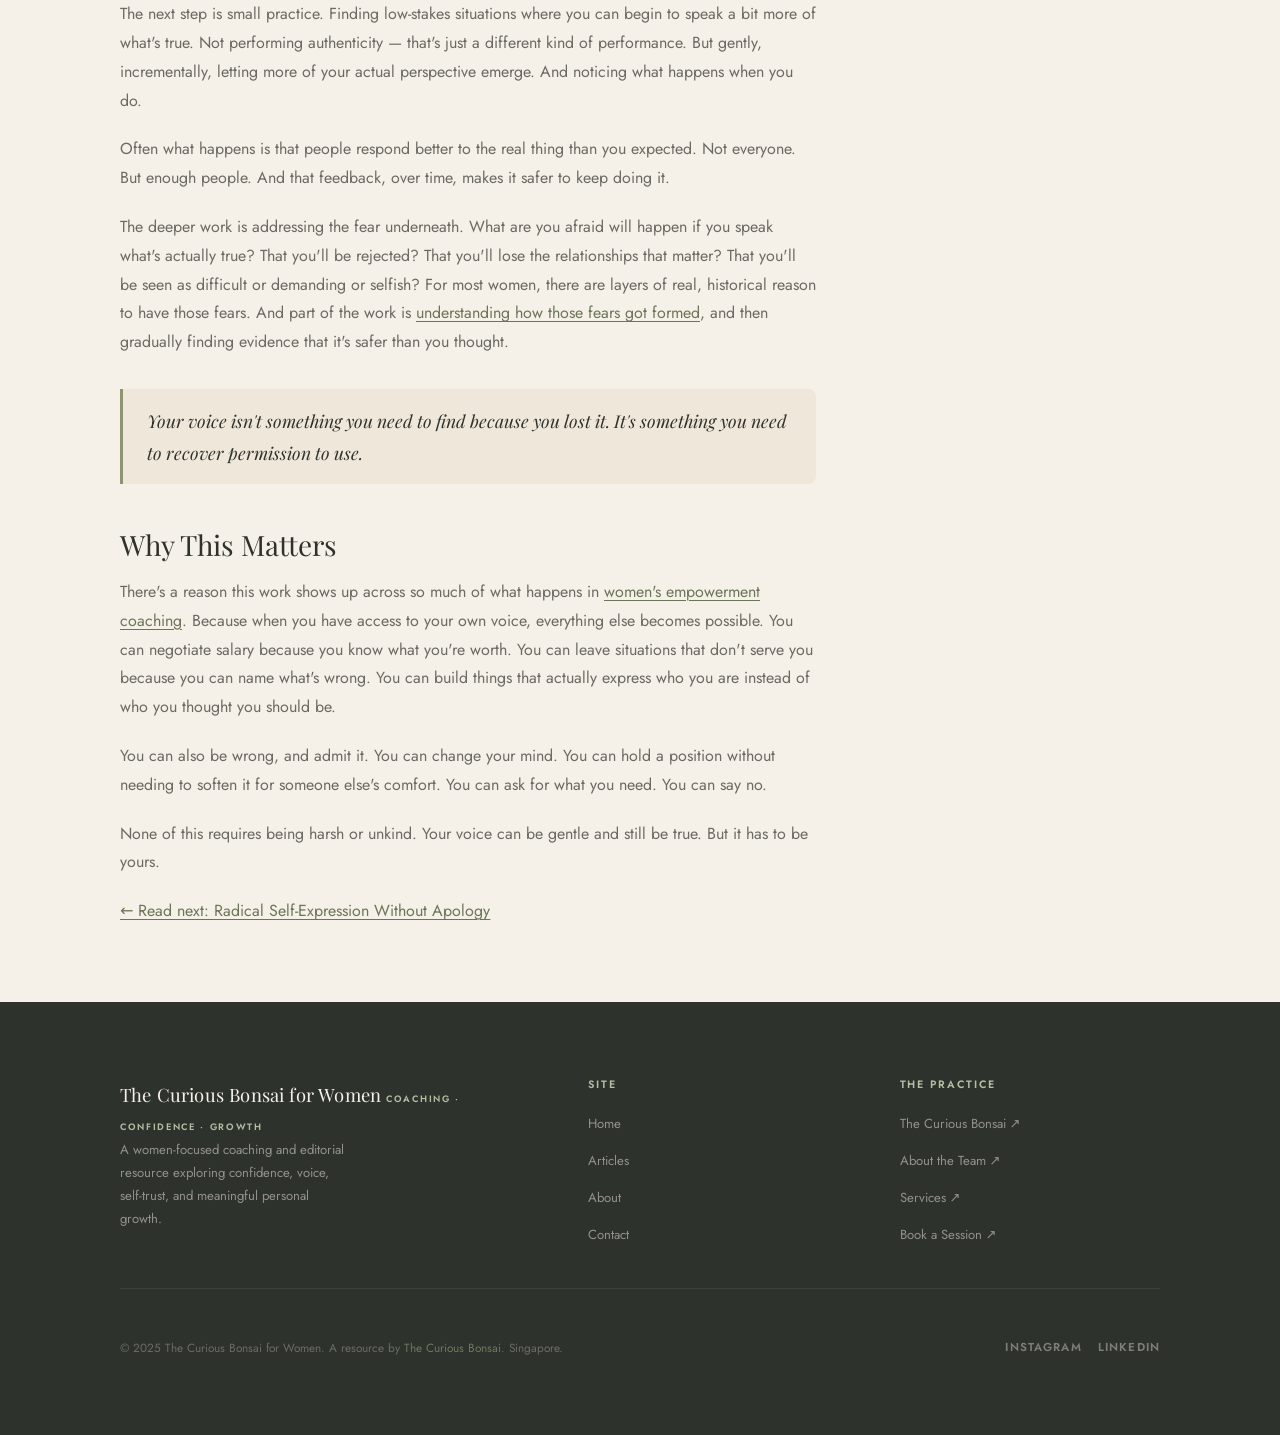
<file: finding-your-voice.html>
<!DOCTYPE html>
<html lang="en">
<head>
  <meta charset="UTF-8">
  <meta name="viewport" content="width=device-width, initial-scale=1.0">
  <title>Finding Your Voice After Years of Playing Small — Women Empowered</title>
  <meta name="description" content="Many women carry years of learned smallness. Recovering your voice is less about speaking up and more about remembering what you actually think.">
  <meta property="og:title" content="Finding Your Voice After Years of Playing Small">
  <meta property="og:type" content="article">
  <link rel="icon" href="favicon.svg" type="image/svg+xml">
  <link rel="preconnect" href="https://fonts.googleapis.com">
  <link rel="preconnect" href="https://fonts.gstatic.com" crossorigin>
  <link rel="stylesheet" href="assets/css/styles.css">
</head>
<body>

<header class="site-header" id="siteHeader">
  <div class="container header-inner">
    <a href="index" class="logo" aria-label="The Curious Bonsai for Women — Home">
      <span class="logo-name">The Curious Bonsai for Women</span>
      <span class="logo-tagline">Coaching · Confidence · Growth</span>
    </a>
    <nav class="primary-nav" aria-label="Primary navigation">
      <a href="index">Home</a>
      <a href="blog" class="active">Articles</a>
      <a href="about">About</a>
      <a href="contact">Contact</a>
    </nav>
    <div class="header-actions">
      <a href="https://thecuriousbonsai.com" target="_blank" rel="noopener" class="btn btn-secondary">Visit The Curious Bonsai</a>
      <button class="nav-toggle" id="navToggle" aria-label="Open navigation" aria-expanded="false" aria-controls="mobileNav">
        <span></span><span></span><span></span>
      </button>
    </div>
  </div>
  <nav class="mobile-nav" id="mobileNav" aria-label="Mobile navigation">
    <a href="index">Home</a>
    <a href="blog">Articles</a>
    <a href="about">About</a>
    <a href="contact">Contact</a>
    <a href="https://thecuriousbonsai.com" target="_blank" rel="noopener" class="btn btn-secondary">Visit The Curious Bonsai</a>
  </nav>
</header>

<!-- Post Hero -->
<div class="post-hero">
  <div class="container">
    <span class="article-cat">Voice &amp; Expression</span>
    <h1>Finding Your Voice After Years of Playing Small</h1>
    <div class="post-hero-meta">
      <span>9 min read</span>
      <span><a href="https://thecuriousbonsai.com.sg/author/michelle/" target="_blank" rel="noopener">Michelle Mah, M.Couns</a></span>
      <span>The Curious Bonsai for Women</span>
    </div>
  </div>
</div>

<!-- Post Body -->
<div class="container">
  <div class="post-layout">

    <!-- Article -->
    <article class="post-content">
      <div style="margin-bottom: 2rem;">
        <img src="assets/img/post-6.jpg" alt="Woman finding her voice and speaking with authenticity" style="width: 100%; border-radius: 8px; display: block;">
      </div>
      <a href="blog" class="post-back">All Articles</a>

      <p>There's a particular moment many women describe in coaching — a moment where they hear themselves speak in a meeting, or read back something they've written, or finish a sentence mid-conversation and think: <em>that's not quite what I meant to say.</em> Not a wrong thing, exactly. But smaller than what they actually thought. Quieter than what they actually felt. Tidied up in ways that subtly serve someone else's comfort more than their own clarity.</p>

      <p>It's a useful moment, even if it's an uncomfortable one. Because it means something in you is noticing the gap between the voice you've been using and the one that's actually there.</p>

      <p>Finding your voice — really finding it, not performing a louder version of the same self-editing — is some of the most important and most underrated work a woman can do. And it's rarely about volume.</p>

      <h2>Why Women Learn to Play Small</h2>

      <p>The shorthand of "playing small" can make it sound like a personal failing — a lack of confidence that somehow should have been fixed by now. But in most cases, making yourself smaller wasn't a choice. It was a sensible adaptation to a set of conditions.</p>

      <p>Women absorb early messages about which kinds of speech are welcome. Be likeable. Don't take up too much space. Don't sound too certain — it comes across as arrogant. Don't sound too uncertain — it undermines your credibility. Be direct, but not abrasive. Be warm, but not soft. The list of contradictions is long, and most women have internalised significant portions of it by adulthood.</p>

      <p>In professional settings, this often intensifies. Research consistently shows that women are penalised for using language that conveys authority — interrupted more, credited less, described as "aggressive" when male counterparts using the same register are described as "assertive." Knowing this, many women develop a register that softens their actual position: framing statements as questions, over-qualifying, beginning sentences with "I might be wrong, but..." before saying something they know to be entirely correct.</p>

      <p>These are not neurotic habits. They are largely rational responses to real social costs. The problem is that over time, they can become the only mode available — and the genuine voice underneath starts to feel inaccessible, or even a little frightening.</p>

      <blockquote>
        <p>Playing small isn't weakness. It was once a form of intelligence. The work is recognising when that intelligence has become a limitation.</p>
      </blockquote>

      <h2>What "Your Voice" Actually Means</h2>

      <p>Voice, in the coaching sense, is not purely about how you speak. It's about the full expression of your perspective — including what you think, what you want, how you see a situation, what you value, and how you understand your own experience. Your voice is how all of that comes into contact with the world.</p>

      <p>When women talk about not having a voice, they rarely mean they are literally silent. They mean something more precise: that what comes out doesn't match what's inside. That they've become skilled at producing acceptable versions of their thoughts, but have lost touch with the original versions — or perhaps never felt safe enough to know what those were.</p>

      <p>This can show up in different ways depending on where you are:</p>

      <ul>
        <li>In professional settings: staying quiet in rooms where you have something valuable to contribute, underpricing your work, not following up on opportunities because you're not sure you "deserve" them yet</li>
        <li>In relationships: consistently deferring to others' preferences, finding it difficult to name your own needs, feeling resentment that builds because you haven't said what's true for you</li>
        <li>In your sense of identity: having a vague but persistent feeling that who you present to the world and who you actually are don't quite match</li>
        <li>In creative or entrepreneurial work: holding back ideas that feel too bold, softening your actual vision to something more manageable and less exposed</li>
      </ul>

      <h2>The Work of Recovery</h2>

      <p>Recovering your voice is less about becoming louder and more about becoming honest. It's about developing enough safety — first internally, then in your relationships and professional life — that you can actually know what you think and then say it.</p>

      <p>This is work that shows up across many dimensions of coaching. It underlies <a href="radical-self-expression">radical self-expression</a>. It's part of what happens when you're <a href="reclaiming-personal-power">reclaiming personal power</a>. And it's foundational to any <a href="https://thecuriousbonsai.com/confidence-coach-for-women-unlock-your-potential/" target="_blank" rel="noopener">real confidence</a>.</p>

      <p>The first step is usually noticing. Creating enough space and safety in your own mind to hear the difference between what you actually think and what you've learned to say. This might happen in conversation with a therapist or coach, or it might happen quietly in a journal, or sometimes it happens in a moment alone when you finally let yourself feel frustrated instead of immediately reaching for understanding.</p>

      <p>The next step is small practice. Finding low-stakes situations where you can begin to speak a bit more of what's true. Not performing authenticity — that's just a different kind of performance. But gently, incrementally, letting more of your actual perspective emerge. And noticing what happens when you do.</p>

      <p>Often what happens is that people respond better to the real thing than you expected. Not everyone. But enough people. And that feedback, over time, makes it safer to keep doing it.</p>

      <p>The deeper work is addressing the fear underneath. What are you afraid will happen if you speak what's actually true? That you'll be rejected? That you'll lose the relationships that matter? That you'll be seen as difficult or demanding or selfish? For most women, there are layers of real, historical reason to have those fears. And part of the work is <a href="identity-and-change">understanding how those fears got formed</a>, and then gradually finding evidence that it's safer than you thought.</p>

      <blockquote>
        <p>Your voice isn't something you need to find because you lost it. It's something you need to recover permission to use.</p>
      </blockquote>

      <h2>Why This Matters</h2>

      <p>There's a reason this work shows up across so much of what happens in <a href="https://thecuriousbonsai.com/category/women-empowerment/" target="_blank" rel="noopener">women's empowerment coaching</a>. Because when you have access to your own voice, everything else becomes possible. You can negotiate salary because you know what you're worth. You can leave situations that don't serve you because you can name what's wrong. You can build things that actually express who you are instead of who you thought you should be.</p>

      <p>You can also be wrong, and admit it. You can change your mind. You can hold a position without needing to soften it for someone else's comfort. You can ask for what you need. You can say no.</p>

      <p>None of this requires being harsh or unkind. Your voice can be gentle and still be true. But it has to be yours.</p>

      <div class="post-nav">
        <a href="radical-self-expression" class="post-nav-link">← Read next: Radical Self-Expression Without Apology</a>
      </div>

    </article>

  </div>
</div>

<!-- Footer -->
<footer class="site-footer">
  <div class="container">
    <div class="footer-top">
      <div class="footer-brand">
        <span class="logo-name">The Curious Bonsai for Women</span>
        <span class="logo-tagline">Coaching · Confidence · Growth</span>
        <p>A women-focused coaching and editorial resource exploring confidence, voice, self-trust, and meaningful personal growth.</p>
      </div>
      <div class="footer-col">
        <h5>Site</h5>
        <ul>
          <li><a href="index">Home</a></li>
          <li><a href="blog">Articles</a></li>
          <li><a href="about">About</a></li>
          <li><a href="contact">Contact</a></li>
        </ul>
      </div>
      <div class="footer-col">
        <h5>The Practice</h5>
        <ul>
          <li><a href="https://thecuriousbonsai.com" target="_blank" rel="noopener">The Curious Bonsai ↗</a></li>
          <li><a href="https://thecuriousbonsai.com/about" target="_blank" rel="noopener">About the Team ↗</a></li>
          <li><a href="https://thecuriousbonsai.com/services" target="_blank" rel="noopener">Services ↗</a></li>
          <li><a href="https://thecuriousbonsai.com/contact" target="_blank" rel="noopener">Book a Session ↗</a></li>
        </ul>
      </div>
    </div>
    <div class="footer-bottom">
      <p>© 2025 The Curious Bonsai for Women. A resource by <a href="https://thecuriousbonsai.com" target="_blank" rel="noopener">The Curious Bonsai</a>. Singapore.</p>
      <div class="footer-social">
        <a href="#" aria-label="Instagram (placeholder)">Instagram</a>
        <a href="#" aria-label="LinkedIn (placeholder)">LinkedIn</a>
      </div>
    </div>
  </div>
</footer>

<script src="assets/js/main.js"></script>
</body>
</html>
</file>
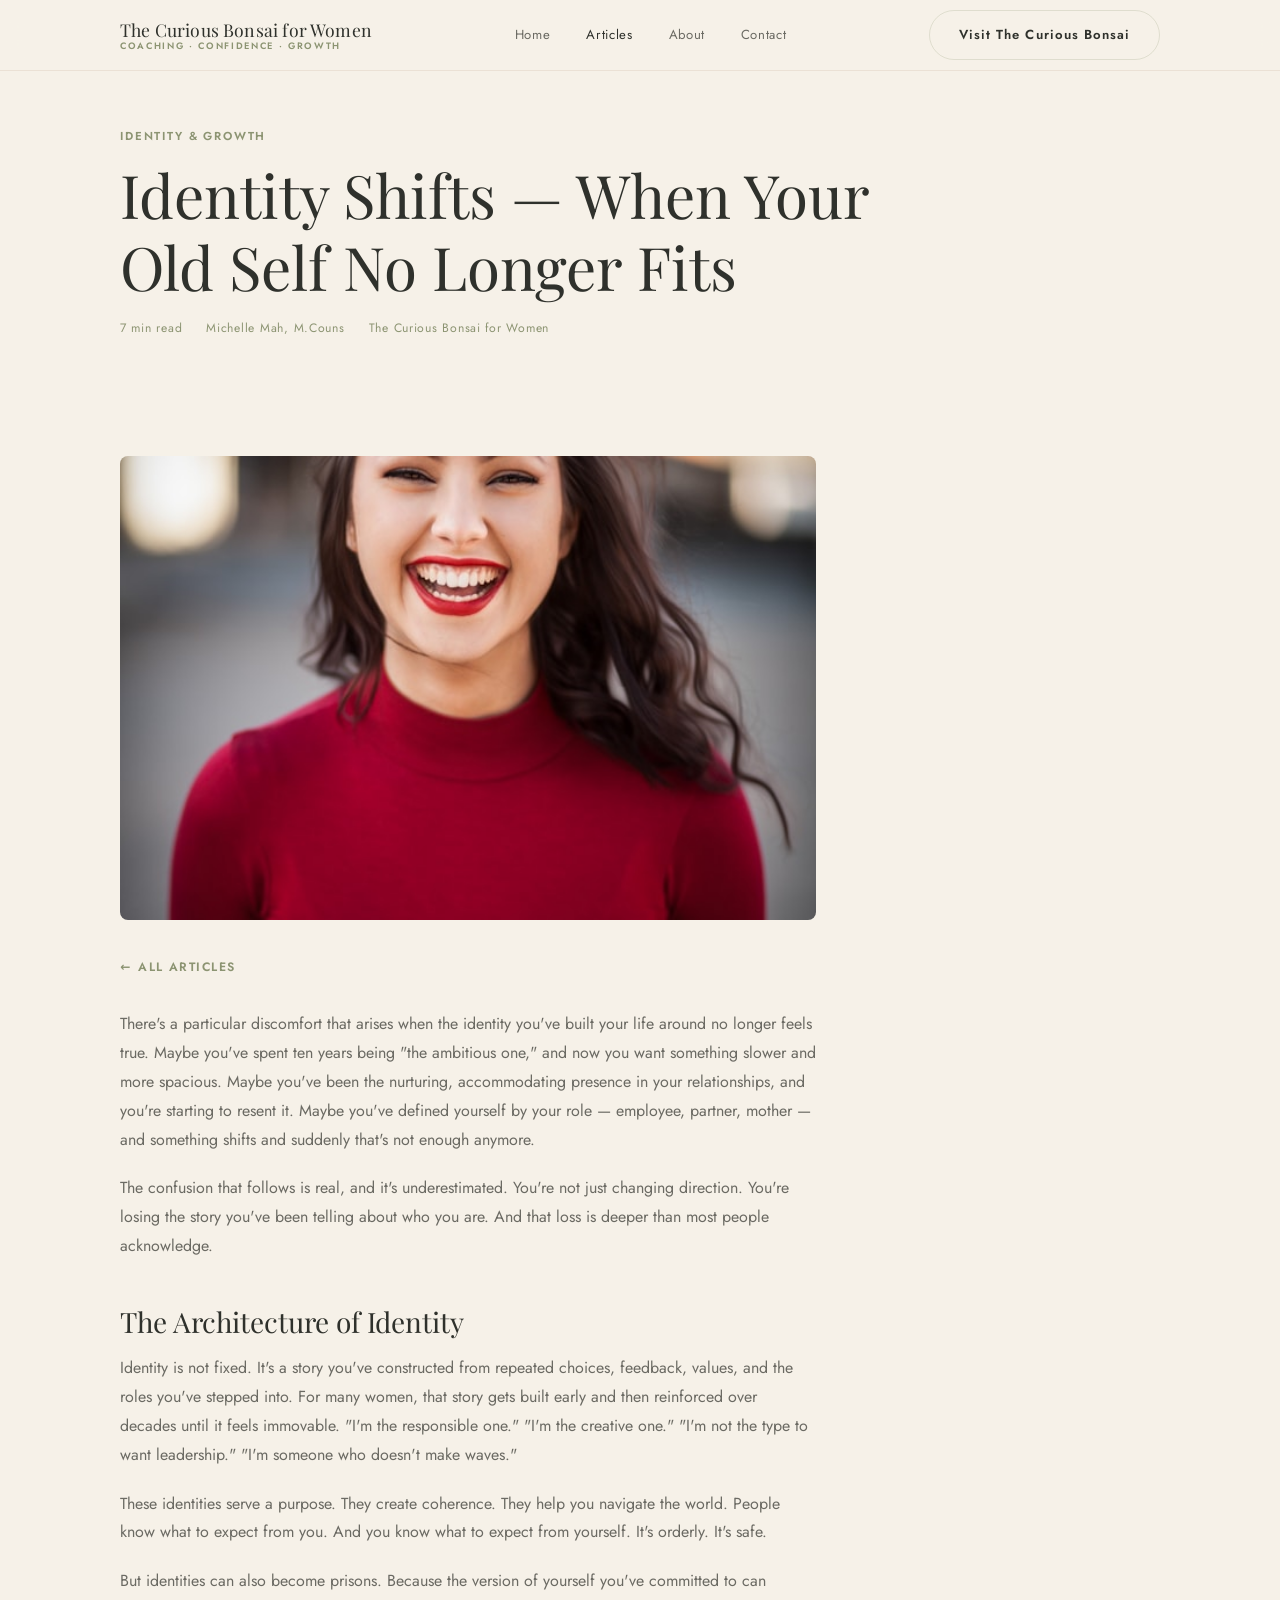
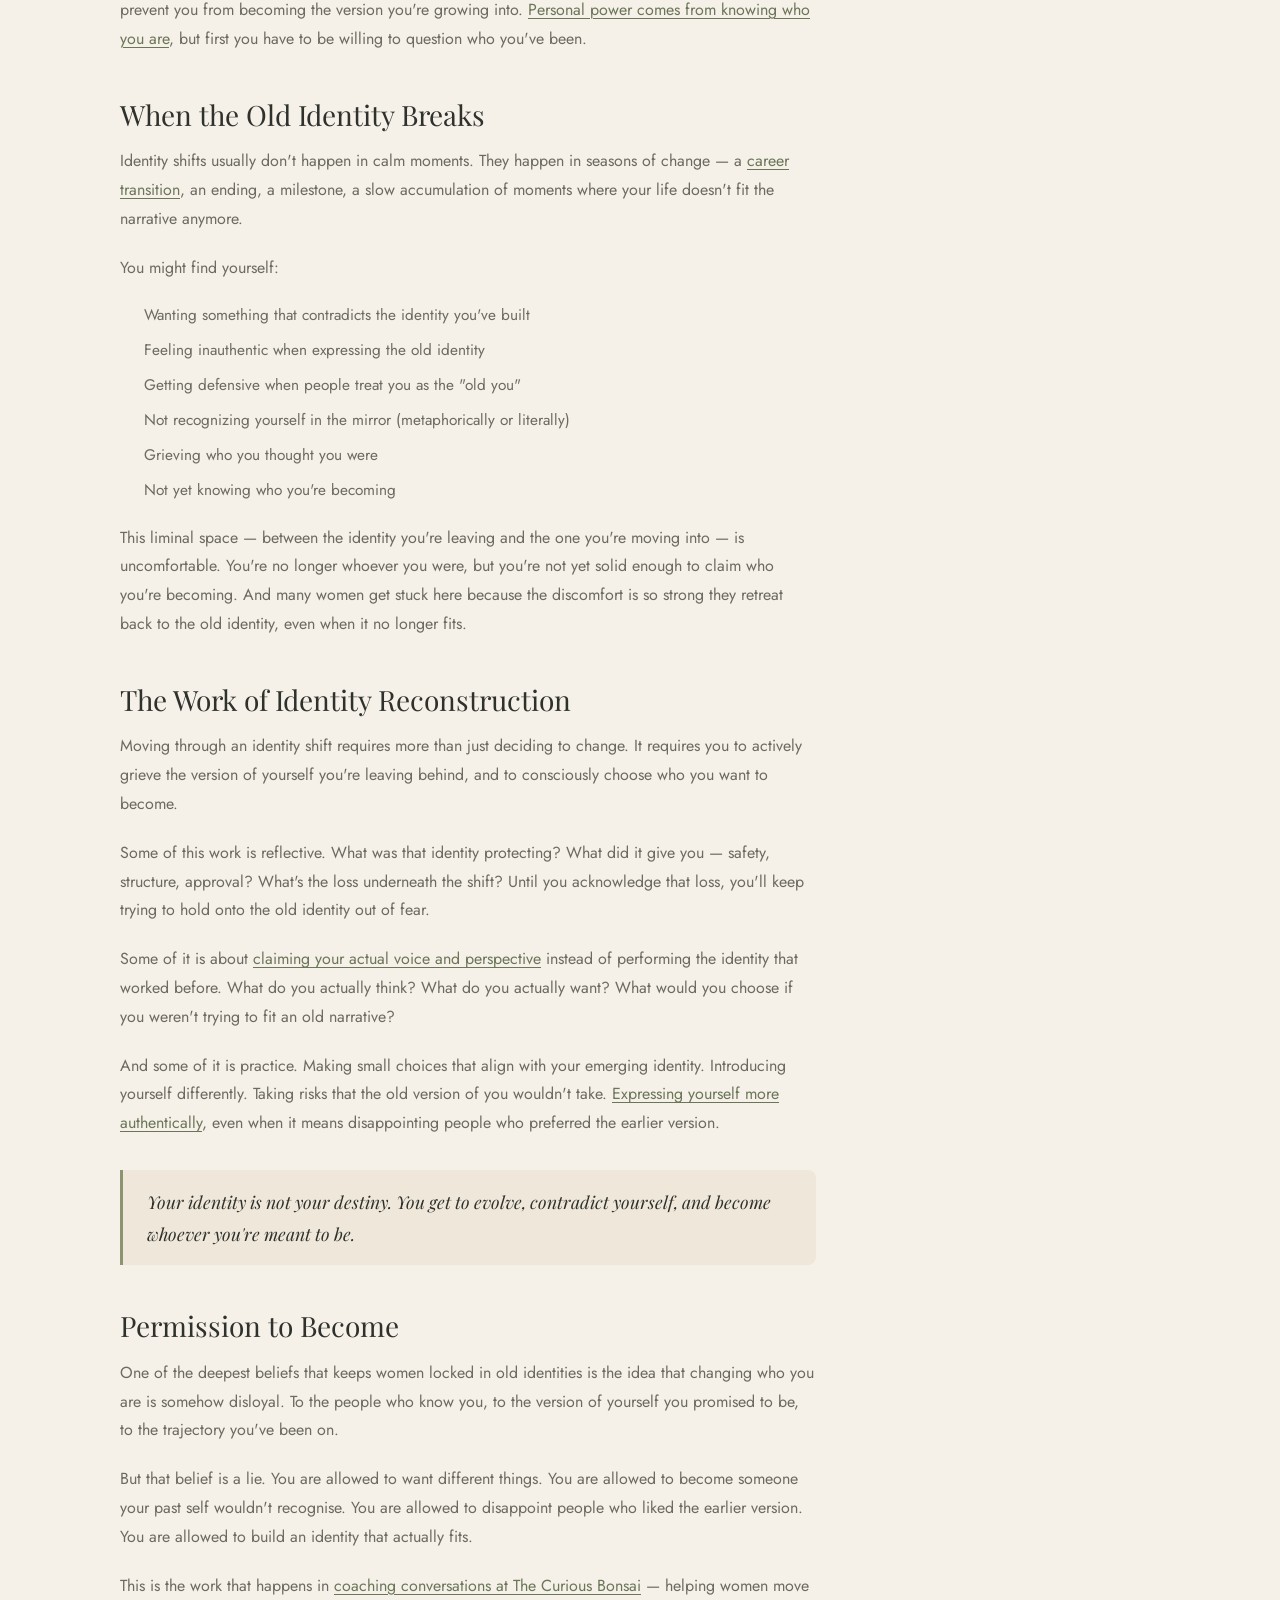
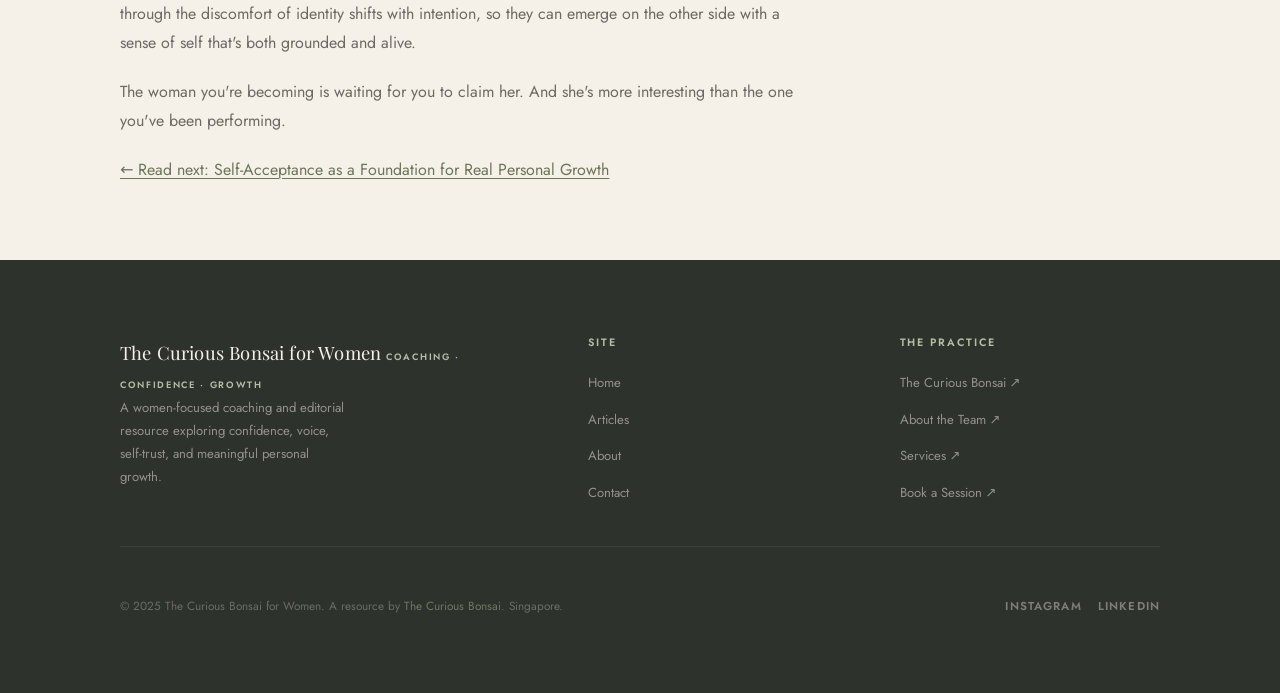
<file: identity-and-change.html>
<!DOCTYPE html>
<html lang="en">
<head>
  <meta charset="UTF-8">
  <meta name="viewport" content="width=device-width, initial-scale=1.0">
  <title>Identity Shifts — When Your Old Self No Longer Fits — Women Empowered</title>
  <meta name="description" content="Your identity is not fixed. When life changes, so does your sense of self. A coaching perspective on navigating identity shifts with intention and clarity.">
  <meta property="og:title" content="Identity Shifts — When Your Old Self No Longer Fits">
  <meta property="og:type" content="article">
  <link rel="icon" href="favicon.svg" type="image/svg+xml">
  <link rel="preconnect" href="https://fonts.googleapis.com">
  <link rel="preconnect" href="https://fonts.gstatic.com" crossorigin>
  <link rel="stylesheet" href="assets/css/styles.css">
</head>
<body>

<header class="site-header" id="siteHeader">
  <div class="container header-inner">
    <a href="index" class="logo" aria-label="The Curious Bonsai for Women — Home">
      <span class="logo-name">The Curious Bonsai for Women</span>
      <span class="logo-tagline">Coaching · Confidence · Growth</span>
    </a>
    <nav class="primary-nav" aria-label="Primary navigation">
      <a href="index">Home</a>
      <a href="blog" class="active">Articles</a>
      <a href="about">About</a>
      <a href="contact">Contact</a>
    </nav>
    <div class="header-actions">
      <a href="https://thecuriousbonsai.com" target="_blank" rel="noopener" class="btn btn-secondary">Visit The Curious Bonsai</a>
      <button class="nav-toggle" id="navToggle" aria-label="Open navigation" aria-expanded="false" aria-controls="mobileNav">
        <span></span><span></span><span></span>
      </button>
    </div>
  </div>
  <nav class="mobile-nav" id="mobileNav" aria-label="Mobile navigation">
    <a href="index">Home</a>
    <a href="blog">Articles</a>
    <a href="about">About</a>
    <a href="contact">Contact</a>
    <a href="https://thecuriousbonsai.com" target="_blank" rel="noopener" class="btn btn-secondary">Visit The Curious Bonsai</a>
  </nav>
</header>

<div class="post-hero">
  <div class="container">
    <span class="article-cat">Identity & Growth</span>
    <h1>Identity Shifts — When Your Old Self No Longer Fits</h1>
    <div class="post-hero-meta">
      <span>7 min read</span>
      <span><a href="https://thecuriousbonsai.com/author/michelle/" target="_blank" rel="noopener">Michelle Mah, M.Couns</a></span>
      <span>The Curious Bonsai for Women</span>
    </div>
  </div>
</div>

<div class="container">
  <div class="post-layout">

    <article class="post-content">
      <div style="margin-bottom: 2rem;">
        <img src="assets/img/post-3.jpg" alt="Woman navigating personal transformation and identity shifts" style="width: 100%; border-radius: 8px; display: block;">
      </div>
      <a href="blog" class="post-back">All Articles</a>

      <p>There's a particular discomfort that arises when the identity you've built your life around no longer feels true. Maybe you've spent ten years being "the ambitious one," and now you want something slower and more spacious. Maybe you've been the nurturing, accommodating presence in your relationships, and you're starting to resent it. Maybe you've defined yourself by your role — employee, partner, mother — and something shifts and suddenly that's not enough anymore.</p>

      <p>The confusion that follows is real, and it's underestimated. You're not just changing direction. You're losing the story you've been telling about who you are. And that loss is deeper than most people acknowledge.</p>

      <h2>The Architecture of Identity</h2>

      <p>Identity is not fixed. It's a story you've constructed from repeated choices, feedback, values, and the roles you've stepped into. For many women, that story gets built early and then reinforced over decades until it feels immovable. "I'm the responsible one." "I'm the creative one." "I'm not the type to want leadership." "I'm someone who doesn't make waves."</p>

      <p>These identities serve a purpose. They create coherence. They help you navigate the world. People know what to expect from you. And you know what to expect from yourself. It's orderly. It's safe.</p>

      <p>But identities can also become prisons. Because the version of yourself you've committed to can prevent you from becoming the version you're growing into. <a href="reclaiming-personal-power">Personal power comes from knowing who you are</a>, but first you have to be willing to question who you've been.</p>

      <h2>When the Old Identity Breaks</h2>

      <p>Identity shifts usually don't happen in calm moments. They happen in seasons of change — a <a href="https://thecuriousbonsai.com/coaching-women-to-navigate-empowerment-in-career-transitions/" target="_blank" rel="noopener">career transition</a>, an ending, a milestone, a slow accumulation of moments where your life doesn't fit the narrative anymore.</p>

      <p>You might find yourself:
      <ul>
        <li>Wanting something that contradicts the identity you've built</li>
        <li>Feeling inauthentic when expressing the old identity</li>
        <li>Getting defensive when people treat you as the "old you"</li>
        <li>Not recognizing yourself in the mirror (metaphorically or literally)</li>
        <li>Grieving who you thought you were</li>
        <li>Not yet knowing who you're becoming</li>
      </ul>

      <p>This liminal space — between the identity you're leaving and the one you're moving into — is uncomfortable. You're no longer whoever you were, but you're not yet solid enough to claim who you're becoming. And many women get stuck here because the discomfort is so strong they retreat back to the old identity, even when it no longer fits.</p>

      <h2>The Work of Identity Reconstruction</h2>

      <p>Moving through an identity shift requires more than just deciding to change. It requires you to actively grieve the version of yourself you're leaving behind, and to consciously choose who you want to become.</p>

      <p>Some of this work is reflective. What was that identity protecting? What did it give you — safety, structure, approval? What's the loss underneath the shift? Until you acknowledge that loss, you'll keep trying to hold onto the old identity out of fear.</p>

      <p>Some of it is about <a href="finding-your-voice">claiming your actual voice and perspective</a> instead of performing the identity that worked before. What do you actually think? What do you actually want? What would you choose if you weren't trying to fit an old narrative?</p>

      <p>And some of it is practice. Making small choices that align with your emerging identity. Introducing yourself differently. Taking risks that the old version of you wouldn't take. <a href="radical-self-expression">Expressing yourself more authentically</a>, even when it means disappointing people who preferred the earlier version.</p>

      <blockquote>
        <p>Your identity is not your destiny. You get to evolve, contradict yourself, and become whoever you're meant to be.</p>
      </blockquote>

      <h2>Permission to Become</h2>

      <p>One of the deepest beliefs that keeps women locked in old identities is the idea that changing who you are is somehow disloyal. To the people who know you, to the version of yourself you promised to be, to the trajectory you've been on.</p>

      <p>But that belief is a lie. You are allowed to want different things. You are allowed to become someone your past self wouldn't recognise. You are allowed to disappoint people who liked the earlier version. You are allowed to build an identity that actually fits.</p>

      <p>This is the work that happens in <a href="https://thecuriousbonsai.com/" target="_blank" rel="noopener">coaching conversations at The Curious Bonsai</a> — helping women move through the discomfort of identity shifts with intention, so they can emerge on the other side with a sense of self that's both grounded and alive.</p>

      <p>The woman you're becoming is waiting for you to claim her. And she's more interesting than the one you've been performing.</p>

      <div class="post-nav">
        <a href="self-acceptance" class="post-nav-link">← Read next: Self-Acceptance as a Foundation for Real Personal Growth</a>
      </div>

    </article>

  </div>
</div>

<footer class="site-footer">
  <div class="container">
    <div class="footer-top">
      <div class="footer-brand">
        <span class="logo-name">The Curious Bonsai for Women</span>
        <span class="logo-tagline">Coaching · Confidence · Growth</span>
        <p>A women-focused coaching and editorial resource exploring confidence, voice, self-trust, and meaningful personal growth.</p>
      </div>
      <div class="footer-col">
        <h5>Site</h5>
        <ul>
          <li><a href="index">Home</a></li>
          <li><a href="blog">Articles</a></li>
          <li><a href="about">About</a></li>
          <li><a href="contact">Contact</a></li>
        </ul>
      </div>
      <div class="footer-col">
        <h5>The Practice</h5>
        <ul>
          <li><a href="https://thecuriousbonsai.com" target="_blank" rel="noopener">The Curious Bonsai ↗</a></li>
          <li><a href="https://thecuriousbonsai.com/about" target="_blank" rel="noopener">About the Team ↗</a></li>
          <li><a href="https://thecuriousbonsai.com/services" target="_blank" rel="noopener">Services ↗</a></li>
          <li><a href="https://thecuriousbonsai.com/contact" target="_blank" rel="noopener">Book a Session ↗</a></li>
        </ul>
      </div>
    </div>
    <div class="footer-bottom">
      <p>© 2025 The Curious Bonsai for Women. A resource by <a href="https://thecuriousbonsai.com" target="_blank" rel="noopener">The Curious Bonsai</a>. Singapore.</p>
      <div class="footer-social">
        <a href="#" aria-label="Instagram (placeholder)">Instagram</a>
        <a href="#" aria-label="LinkedIn (placeholder)">LinkedIn</a>
      </div>
    </div>
  </div>
</footer>

<script src="assets/js/main.js"></script>
</body>
</html>
</file>
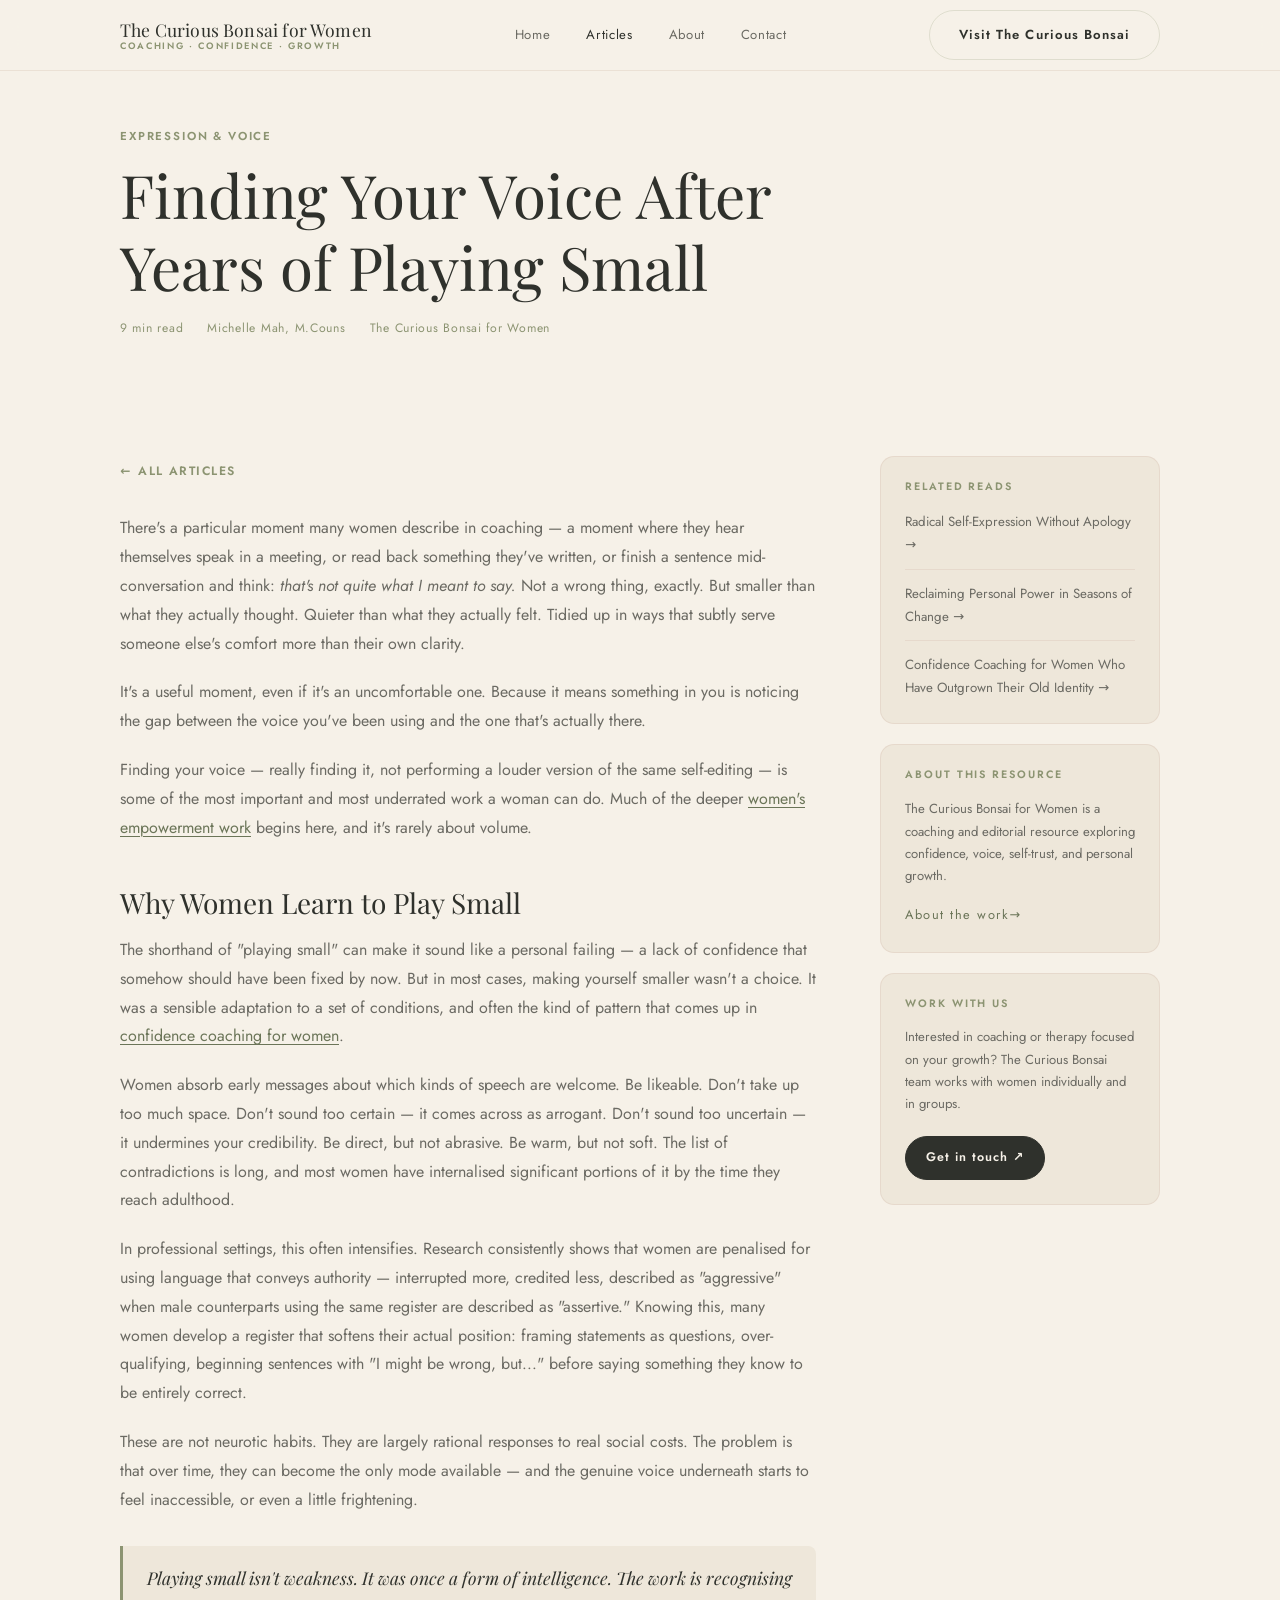
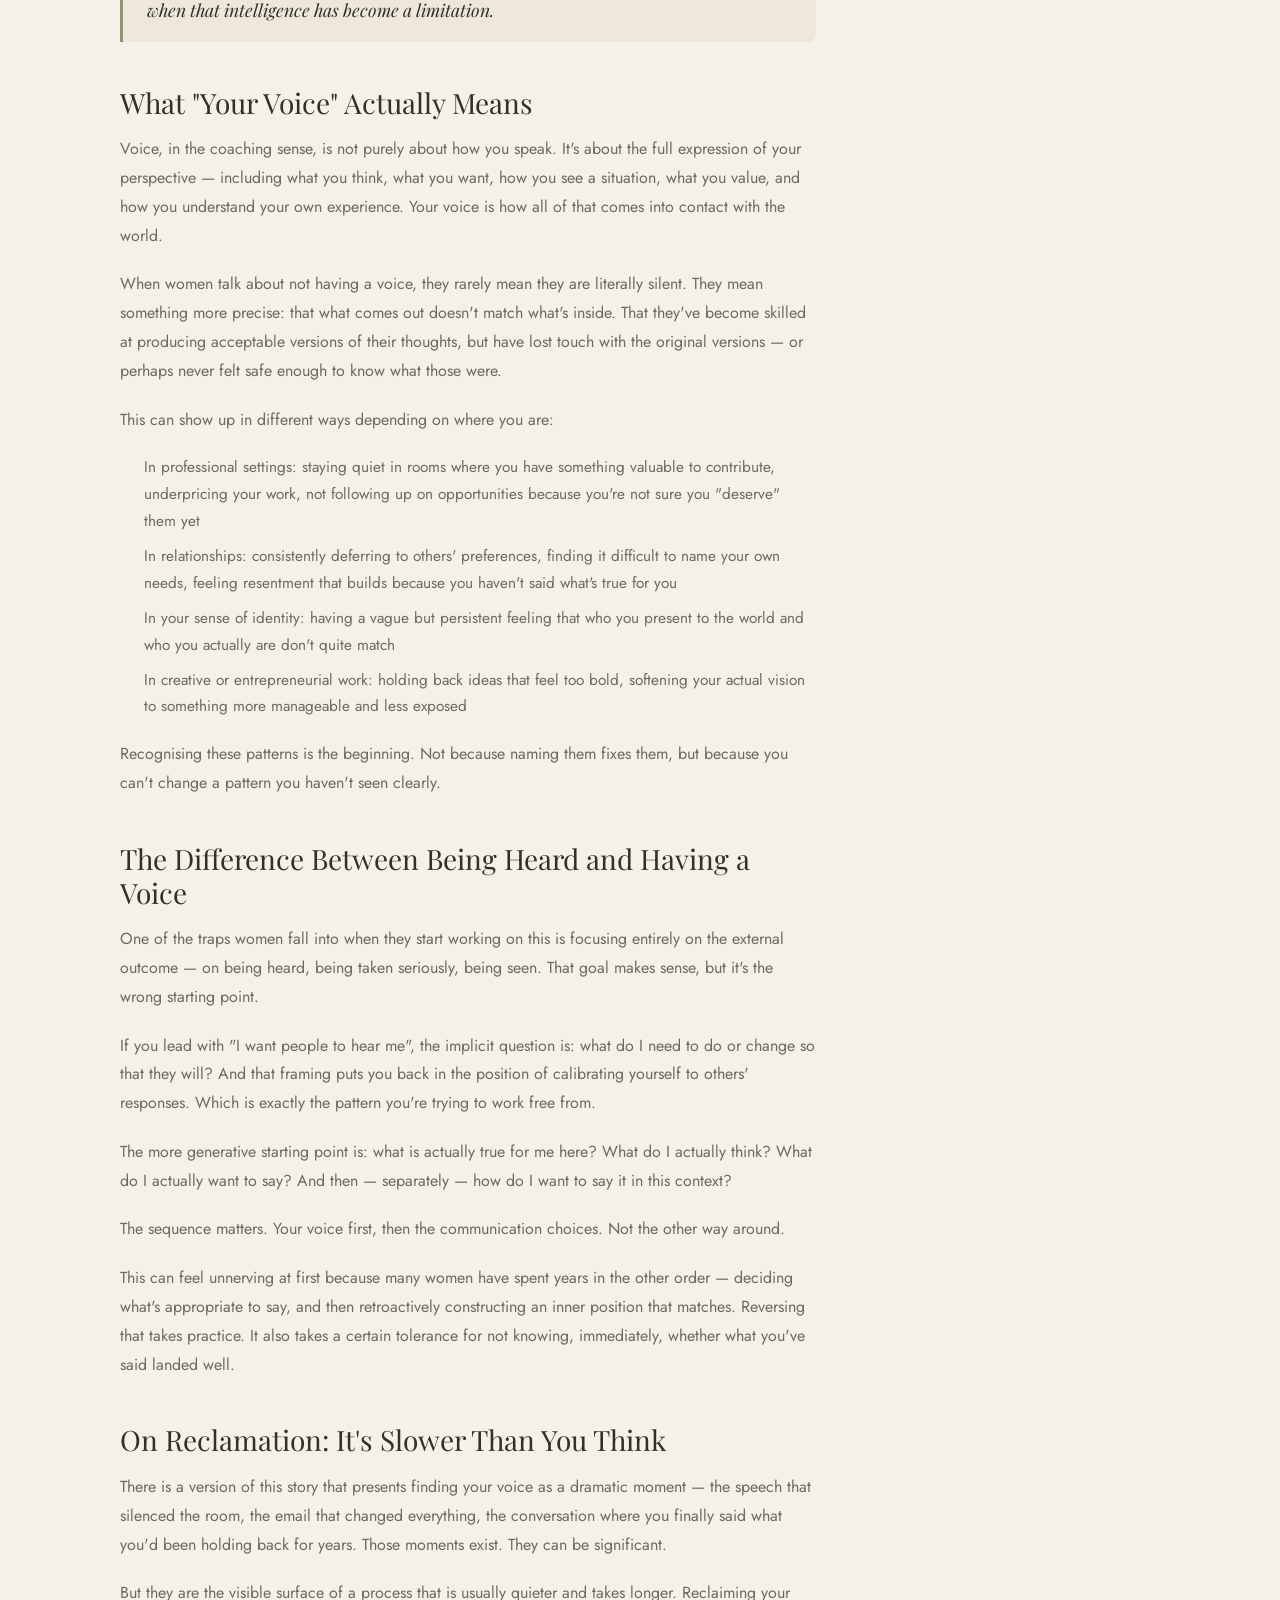
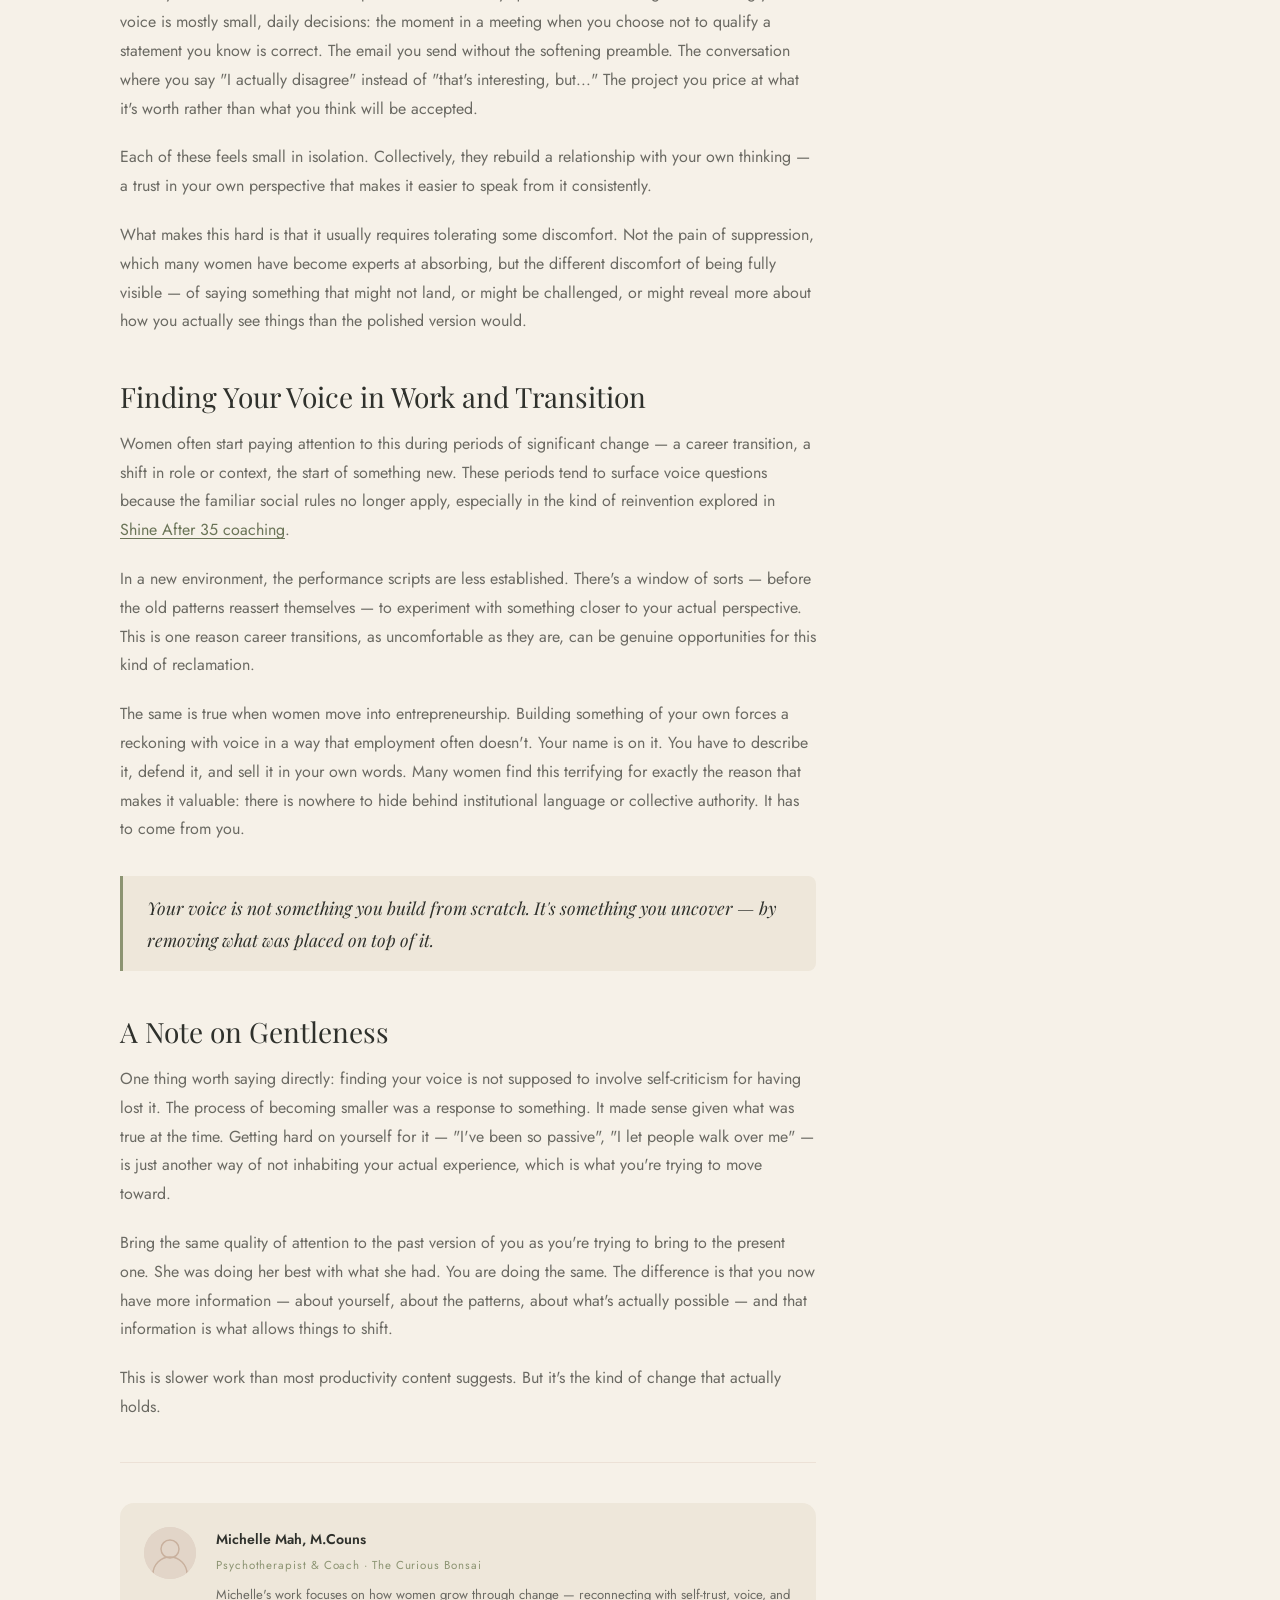
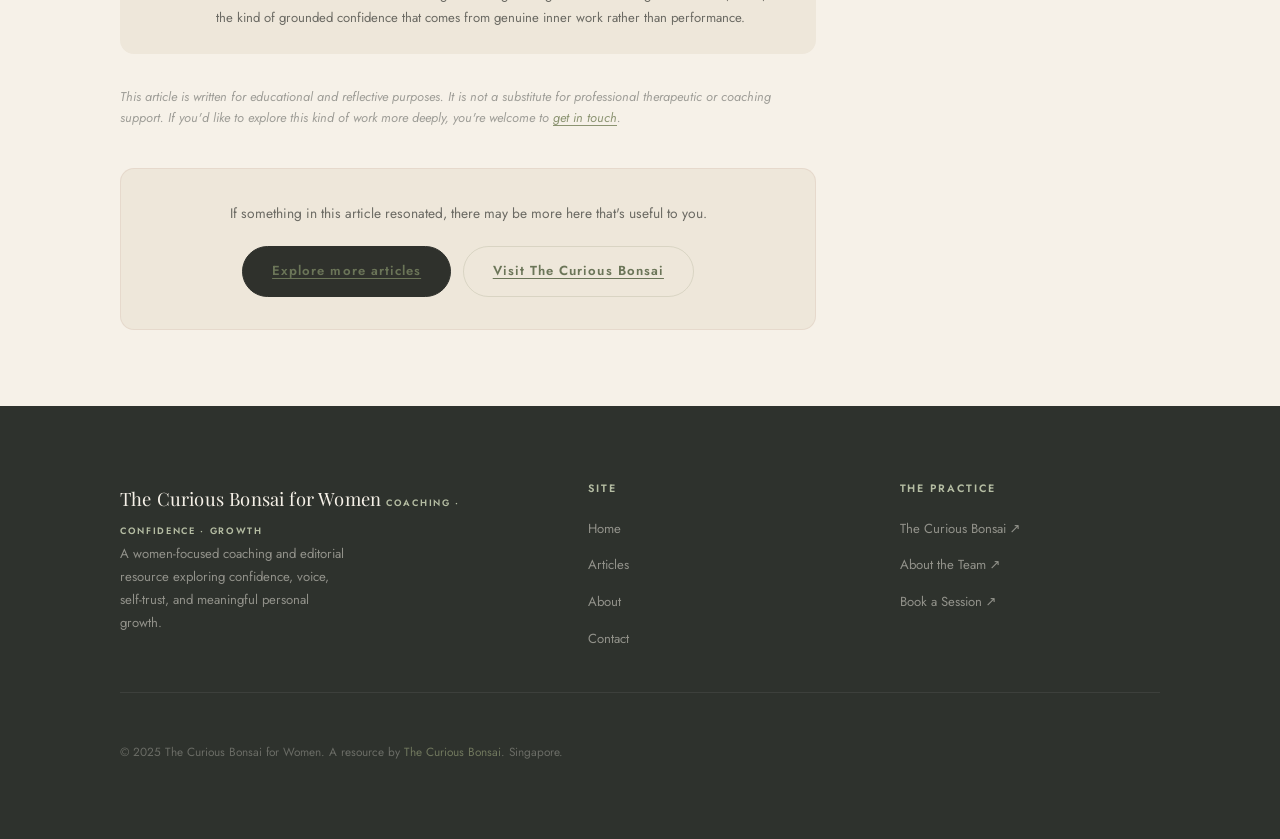
<file: post.html>
<!DOCTYPE html>
<html lang="en">
<head>
  <meta charset="UTF-8">
  <meta name="viewport" content="width=device-width, initial-scale=1.0">
  <title>Finding Your Voice After Years of Playing Small — Women Empowered</title>
  <meta name="description" content="Many women carry years of learned smallness — in meetings, in relationships, in how they describe themselves. Recovering your voice is less about speaking up and more about remembering what you actually think.">
  <meta property="og:title" content="Finding Your Voice After Years of Playing Small">
  <meta property="og:type" content="article">
  <link rel="icon" href="favicon.svg" type="image/svg+xml">
  <link rel="preconnect" href="https://fonts.googleapis.com">
  <link rel="preconnect" href="https://fonts.gstatic.com" crossorigin>
  <link rel="stylesheet" href="assets/css/styles.css">
</head>
<body>

<header class="site-header" id="siteHeader">
  <div class="container header-inner">
    <a href="index" class="logo" aria-label="The Curious Bonsai for Women — Home">
      <span class="logo-name">The Curious Bonsai for Women</span>
      <span class="logo-tagline">Coaching · Confidence · Growth</span>
    </a>
    <nav class="primary-nav" aria-label="Primary navigation">
      <a href="index">Home</a>
      <a href="blog" class="active">Articles</a>
      <a href="about">About</a>
      <a href="contact">Contact</a>
    </nav>
    <div class="header-actions">
      <a href="https://thecuriousbonsai.com" target="_blank" rel="noopener" class="btn btn-secondary">Visit The Curious Bonsai</a>
      <button class="nav-toggle" id="navToggle" aria-label="Open navigation" aria-expanded="false" aria-controls="mobileNav">
        <span></span><span></span><span></span>
      </button>
    </div>
  </div>
  <nav class="mobile-nav" id="mobileNav" aria-label="Mobile navigation">
    <a href="index">Home</a>
    <a href="blog">Articles</a>
    <a href="about">About</a>
    <a href="contact">Contact</a>
    <a href="https://thecuriousbonsai.com" target="_blank" rel="noopener" class="btn btn-secondary">Visit The Curious Bonsai</a>
  </nav>
</header>

<!-- Post Hero -->
<div class="post-hero">
  <div class="container">
    <span class="article-cat">Expression &amp; Voice</span>
    <h1>Finding Your Voice After Years of Playing Small</h1>
    <div class="post-hero-meta">
      <span>9 min read</span>
      <span>Michelle Mah, M.Couns</span>
      <span>The Curious Bonsai for Women</span>
    </div>
  </div>
</div>

<!-- Post Body -->
<div class="container">
  <div class="post-layout">

    <!-- Article -->
    <article class="post-content">
      <a href="blog" class="post-back">All Articles</a>

      <p>There's a particular moment many women describe in coaching — a moment where they hear themselves speak in a meeting, or read back something they've written, or finish a sentence mid-conversation and think: <em>that's not quite what I meant to say.</em> Not a wrong thing, exactly. But smaller than what they actually thought. Quieter than what they actually felt. Tidied up in ways that subtly serve someone else's comfort more than their own clarity.</p>

      <p>It's a useful moment, even if it's an uncomfortable one. Because it means something in you is noticing the gap between the voice you've been using and the one that's actually there.</p>

      <p>Finding your voice — really finding it, not performing a louder version of the same self-editing — is some of the most important and most underrated work a woman can do. Much of the deeper <a href="https://thecuriousbonsai.com/category/women-empowerment/" target="_blank" rel="noopener">women's empowerment work</a> begins here, and it's rarely about volume.</p>

      <h2>Why Women Learn to Play Small</h2>

      <p>The shorthand of "playing small" can make it sound like a personal failing — a lack of confidence that somehow should have been fixed by now. But in most cases, making yourself smaller wasn't a choice. It was a sensible adaptation to a set of conditions, and often the kind of pattern that comes up in <a href="https://thecuriousbonsai.com/confidence-coach-for-women-unlock-your-potential/" target="_blank" rel="noopener">confidence coaching for women</a>.</p>

      <p>Women absorb early messages about which kinds of speech are welcome. Be likeable. Don't take up too much space. Don't sound too certain — it comes across as arrogant. Don't sound too uncertain — it undermines your credibility. Be direct, but not abrasive. Be warm, but not soft. The list of contradictions is long, and most women have internalised significant portions of it by the time they reach adulthood.</p>

      <p>In professional settings, this often intensifies. Research consistently shows that women are penalised for using language that conveys authority — interrupted more, credited less, described as "aggressive" when male counterparts using the same register are described as "assertive." Knowing this, many women develop a register that softens their actual position: framing statements as questions, over-qualifying, beginning sentences with "I might be wrong, but..." before saying something they know to be entirely correct.</p>

      <p>These are not neurotic habits. They are largely rational responses to real social costs. The problem is that over time, they can become the only mode available — and the genuine voice underneath starts to feel inaccessible, or even a little frightening.</p>

      <blockquote>
        <p>Playing small isn't weakness. It was once a form of intelligence. The work is recognising when that intelligence has become a limitation.</p>
      </blockquote>

      <h2>What "Your Voice" Actually Means</h2>

      <p>Voice, in the coaching sense, is not purely about how you speak. It's about the full expression of your perspective — including what you think, what you want, how you see a situation, what you value, and how you understand your own experience. Your voice is how all of that comes into contact with the world.</p>

      <p>When women talk about not having a voice, they rarely mean they are literally silent. They mean something more precise: that what comes out doesn't match what's inside. That they've become skilled at producing acceptable versions of their thoughts, but have lost touch with the original versions — or perhaps never felt safe enough to know what those were.</p>

      <p>This can show up in different ways depending on where you are:</p>

      <ul>
        <li>In professional settings: staying quiet in rooms where you have something valuable to contribute, underpricing your work, not following up on opportunities because you're not sure you "deserve" them yet</li>
        <li>In relationships: consistently deferring to others' preferences, finding it difficult to name your own needs, feeling resentment that builds because you haven't said what's true for you</li>
        <li>In your sense of identity: having a vague but persistent feeling that who you present to the world and who you actually are don't quite match</li>
        <li>In creative or entrepreneurial work: holding back ideas that feel too bold, softening your actual vision to something more manageable and less exposed</li>
      </ul>

      <p>Recognising these patterns is the beginning. Not because naming them fixes them, but because you can't change a pattern you haven't seen clearly.</p>

      <h2>The Difference Between Being Heard and Having a Voice</h2>

      <p>One of the traps women fall into when they start working on this is focusing entirely on the external outcome — on being heard, being taken seriously, being seen. That goal makes sense, but it's the wrong starting point.</p>

      <p>If you lead with "I want people to hear me", the implicit question is: what do I need to do or change so that they will? And that framing puts you back in the position of calibrating yourself to others' responses. Which is exactly the pattern you're trying to work free from.</p>

      <p>The more generative starting point is: what is actually true for me here? What do I actually think? What do I actually want to say? And then — separately — how do I want to say it in this context?</p>

      <p>The sequence matters. Your voice first, then the communication choices. Not the other way around.</p>

      <p>This can feel unnerving at first because many women have spent years in the other order — deciding what's appropriate to say, and then retroactively constructing an inner position that matches. Reversing that takes practice. It also takes a certain tolerance for not knowing, immediately, whether what you've said landed well.</p>

      <h2>On Reclamation: It's Slower Than You Think</h2>

      <p>There is a version of this story that presents finding your voice as a dramatic moment — the speech that silenced the room, the email that changed everything, the conversation where you finally said what you'd been holding back for years. Those moments exist. They can be significant.</p>

      <p>But they are the visible surface of a process that is usually quieter and takes longer. Reclaiming your voice is mostly small, daily decisions: the moment in a meeting when you choose not to qualify a statement you know is correct. The email you send without the softening preamble. The conversation where you say "I actually disagree" instead of "that's interesting, but..." The project you price at what it's worth rather than what you think will be accepted.</p>

      <p>Each of these feels small in isolation. Collectively, they rebuild a relationship with your own thinking — a trust in your own perspective that makes it easier to speak from it consistently.</p>

      <p>What makes this hard is that it usually requires tolerating some discomfort. Not the pain of suppression, which many women have become experts at absorbing, but the different discomfort of being fully visible — of saying something that might not land, or might be challenged, or might reveal more about how you actually see things than the polished version would.</p>

      <h2>Finding Your Voice in Work and Transition</h2>

      <p>Women often start paying attention to this during periods of significant change — a career transition, a shift in role or context, the start of something new. These periods tend to surface voice questions because the familiar social rules no longer apply, especially in the kind of reinvention explored in <a href="https://thecuriousbonsai.com/shine-after-35-coaching/" target="_blank" rel="noopener">Shine After 35 coaching</a>.</p>

      <p>In a new environment, the performance scripts are less established. There's a window of sorts — before the old patterns reassert themselves — to experiment with something closer to your actual perspective. This is one reason career transitions, as uncomfortable as they are, can be genuine opportunities for this kind of reclamation.</p>

      <p>The same is true when women move into entrepreneurship. Building something of your own forces a reckoning with voice in a way that employment often doesn't. Your name is on it. You have to describe it, defend it, and sell it in your own words. Many women find this terrifying for exactly the reason that makes it valuable: there is nowhere to hide behind institutional language or collective authority. It has to come from you.</p>

      <blockquote>
        <p>Your voice is not something you build from scratch. It's something you uncover — by removing what was placed on top of it.</p>
      </blockquote>

      <h2>A Note on Gentleness</h2>

      <p>One thing worth saying directly: finding your voice is not supposed to involve self-criticism for having lost it. The process of becoming smaller was a response to something. It made sense given what was true at the time. Getting hard on yourself for it — "I've been so passive", "I let people walk over me" — is just another way of not inhabiting your actual experience, which is what you're trying to move toward.</p>

      <p>Bring the same quality of attention to the past version of you as you're trying to bring to the present one. She was doing her best with what she had. You are doing the same. The difference is that you now have more information — about yourself, about the patterns, about what's actually possible — and that information is what allows things to shift.</p>

      <p>This is slower work than most productivity content suggests. But it's the kind of change that actually holds.</p>

      <hr>

      <div class="author-note">
        <div class="author-avatar">
          <!-- Replace with: <img src="assets/img/founder.jpg" alt="Michelle Mah"> -->
          <svg width="52" height="52" viewBox="0 0 52 52" fill="none" aria-hidden="true">
            <rect width="52" height="52" fill="#E2D5C8"/>
            <circle cx="26" cy="22" r="9" stroke="#C9B19E" stroke-width="1.5"/>
            <path d="M9 47c0-9.389 7.611-17 17-17s17 7.611 17 17" stroke="#C9B19E" stroke-width="1.5" fill="none"/>
          </svg>
        </div>
        <div>
          <span class="author-note-name">Michelle Mah, M.Couns</span>
          <span class="author-note-role">Psychotherapist &amp; Coach · The Curious Bonsai</span>
          <p>Michelle's work focuses on how women grow through change — reconnecting with self-trust, voice, and the kind of grounded confidence that comes from genuine inner work rather than performance.</p>
        </div>
      </div>

      <p style="font-size:0.8rem; color: var(--text-light); font-style: italic; line-height: 1.65;">This article is written for educational and reflective purposes. It is not a substitute for professional therapeutic or coaching support. If you'd like to explore this kind of work more deeply, you're welcome to <a href="contact" style="color: var(--sage);">get in touch</a>.</p>

      <!-- Post CTA -->
      <div class="post-end-cta">
        <p>If something in this article resonated, there may be more here that's useful to you.</p>
        <div class="post-end-cta-actions">
          <a href="blog" class="btn btn-primary">Explore more articles</a>
          <a href="https://thecuriousbonsai.com" target="_blank" rel="noopener" class="btn btn-secondary">Visit The Curious Bonsai</a>
        </div>
      </div>

    </article>

    <!-- Sidebar -->
    <aside class="post-sidebar" aria-label="Post sidebar">
      <div class="sidebar-widget">
        <h5>Related reads</h5>
        <ul style="list-style:none; display:flex; flex-direction:column; gap:0.75rem;">
          <li style="border-bottom:1px solid var(--border-soft); padding-bottom:0.75rem;">
            <a href="https://thecuriousbonsai.com/category/women-empowerment/" target="_blank" rel="noopener" style="font-size:0.83rem; color:var(--text-mid); transition: color var(--transition); display:block;">Radical Self-Expression Without Apology →</a>
          </li>
          <li style="border-bottom:1px solid var(--border-soft); padding-bottom:0.75rem;">
            <a href="https://thecuriousbonsai.com/shine-after-35-coaching/" target="_blank" rel="noopener" style="font-size:0.83rem; color:var(--text-mid); transition: color var(--transition); display:block;">Reclaiming Personal Power in Seasons of Change →</a>
          </li>
          <li>
            <a href="https://thecuriousbonsai.com/confidence-coach-for-women-unlock-your-potential/" target="_blank" rel="noopener" style="font-size:0.83rem; color:var(--text-mid); transition: color var(--transition); display:block;">Confidence Coaching for Women Who Have Outgrown Their Old Identity →</a>
          </li>
        </ul>
      </div>
      <div class="sidebar-widget">
        <h5>About this resource</h5>
        <p>The Curious Bonsai for Women is a coaching and editorial resource exploring confidence, voice, self-trust, and personal growth.</p>
        <a href="about" class="btn-ghost">About the work</a>
      </div>
      <div class="sidebar-widget">
        <h5>Work with us</h5>
        <p>Interested in coaching or therapy focused on your growth? The Curious Bonsai team works with women individually and in groups.</p>
        <a href="https://thecuriousbonsai.com/contact" target="_blank" rel="noopener" class="btn btn-primary" style="font-size:0.78rem; padding:0.65rem 1.25rem; margin-top:0.5rem;">Get in touch ↗</a>
      </div>
    </aside>

  </div>
</div>

<!-- Footer -->
<footer class="site-footer">
  <div class="container">
    <div class="footer-top">
      <div class="footer-brand">
        <span class="logo-name">The Curious Bonsai for Women</span>
        <span class="logo-tagline">Coaching · Confidence · Growth</span>
        <p>A women-focused coaching and editorial resource exploring confidence, voice, self-trust, and meaningful personal growth.</p>
      </div>
      <div class="footer-col">
        <h5>Site</h5>
        <ul>
          <li><a href="index">Home</a></li>
          <li><a href="blog">Articles</a></li>
          <li><a href="about">About</a></li>
          <li><a href="contact">Contact</a></li>
        </ul>
      </div>
      <div class="footer-col">
        <h5>The Practice</h5>
        <ul>
          <li><a href="https://thecuriousbonsai.com" target="_blank" rel="noopener">The Curious Bonsai ↗</a></li>
          <li><a href="https://thecuriousbonsai.com/about" target="_blank" rel="noopener">About the Team ↗</a></li>
          <li><a href="https://thecuriousbonsai.com/contact" target="_blank" rel="noopener">Book a Session ↗</a></li>
        </ul>
      </div>
    </div>
    <div class="footer-bottom">
      <p>© 2025 The Curious Bonsai for Women. A resource by <a href="https://thecuriousbonsai.com" target="_blank" rel="noopener">The Curious Bonsai</a>. Singapore.</p>
    </div>
  </div>
</footer>

<script src="assets/js/main.js"></script>
</body>
</html>
</file>
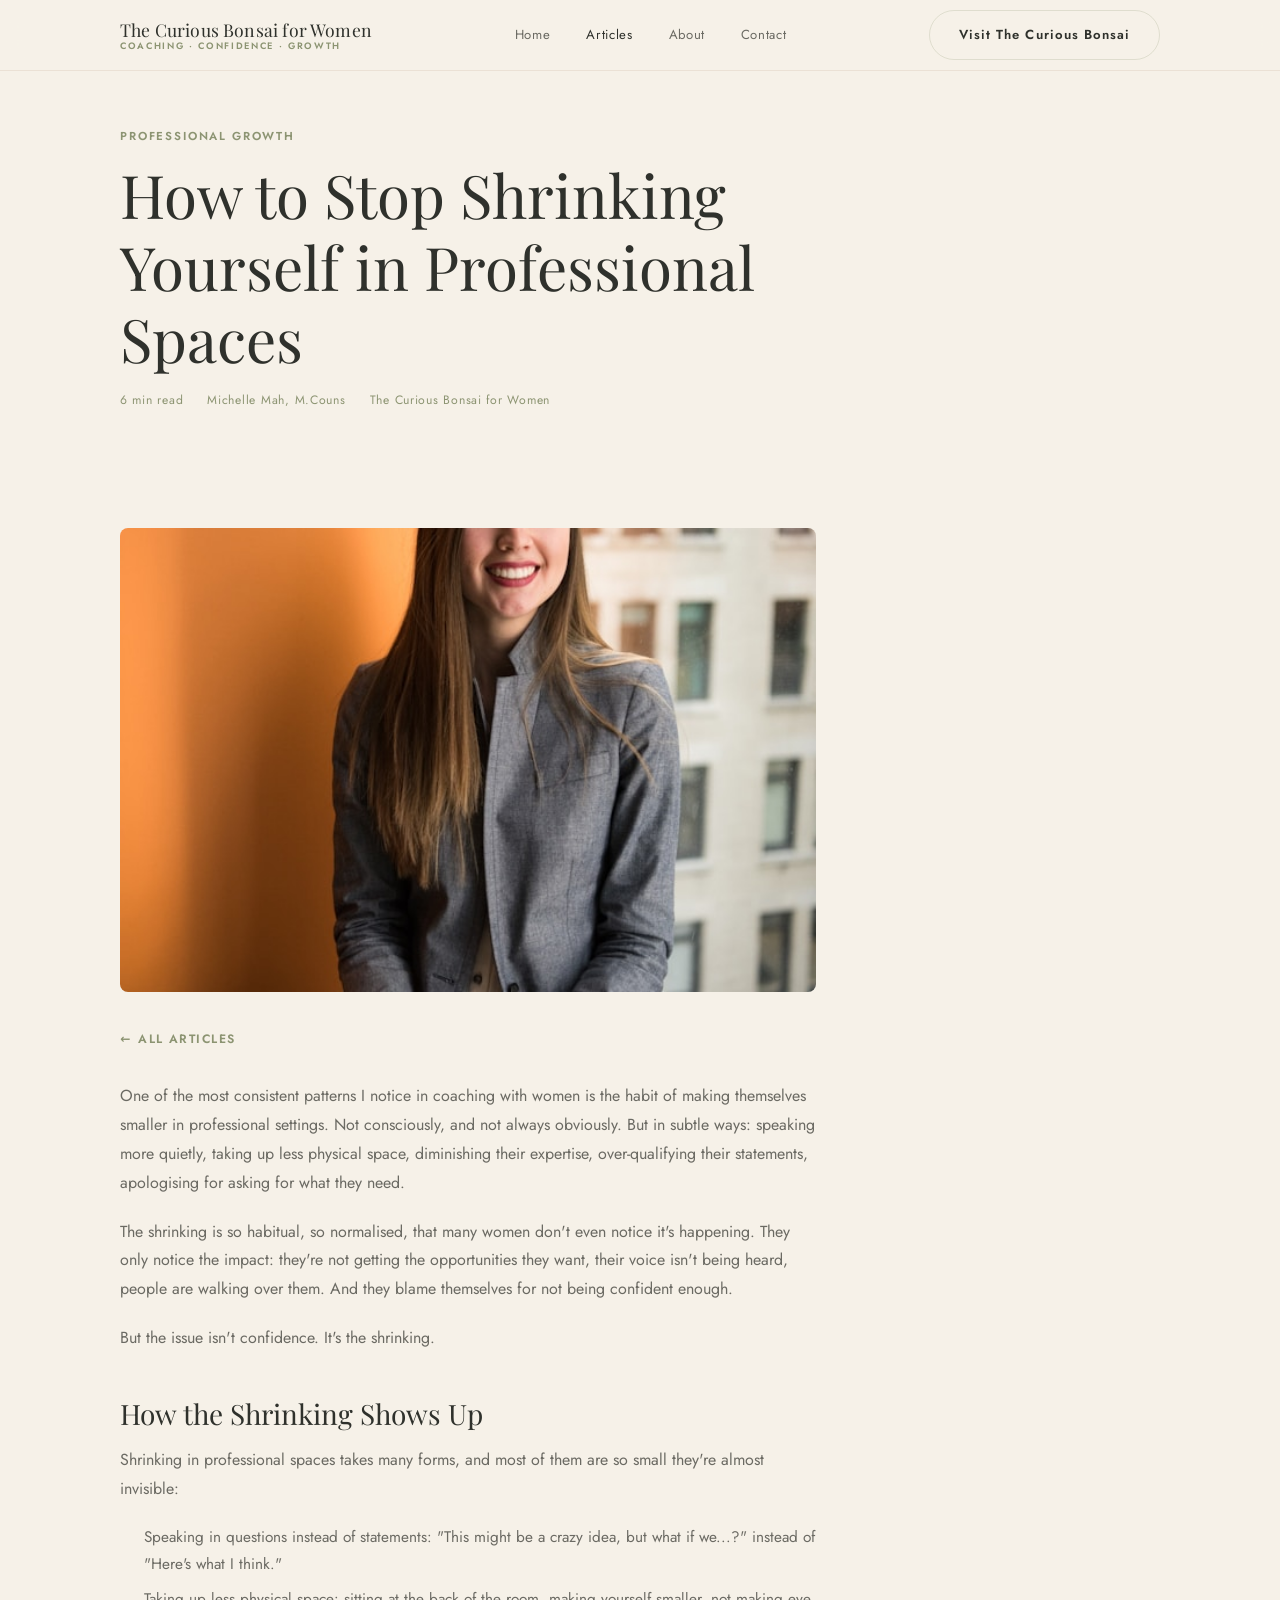
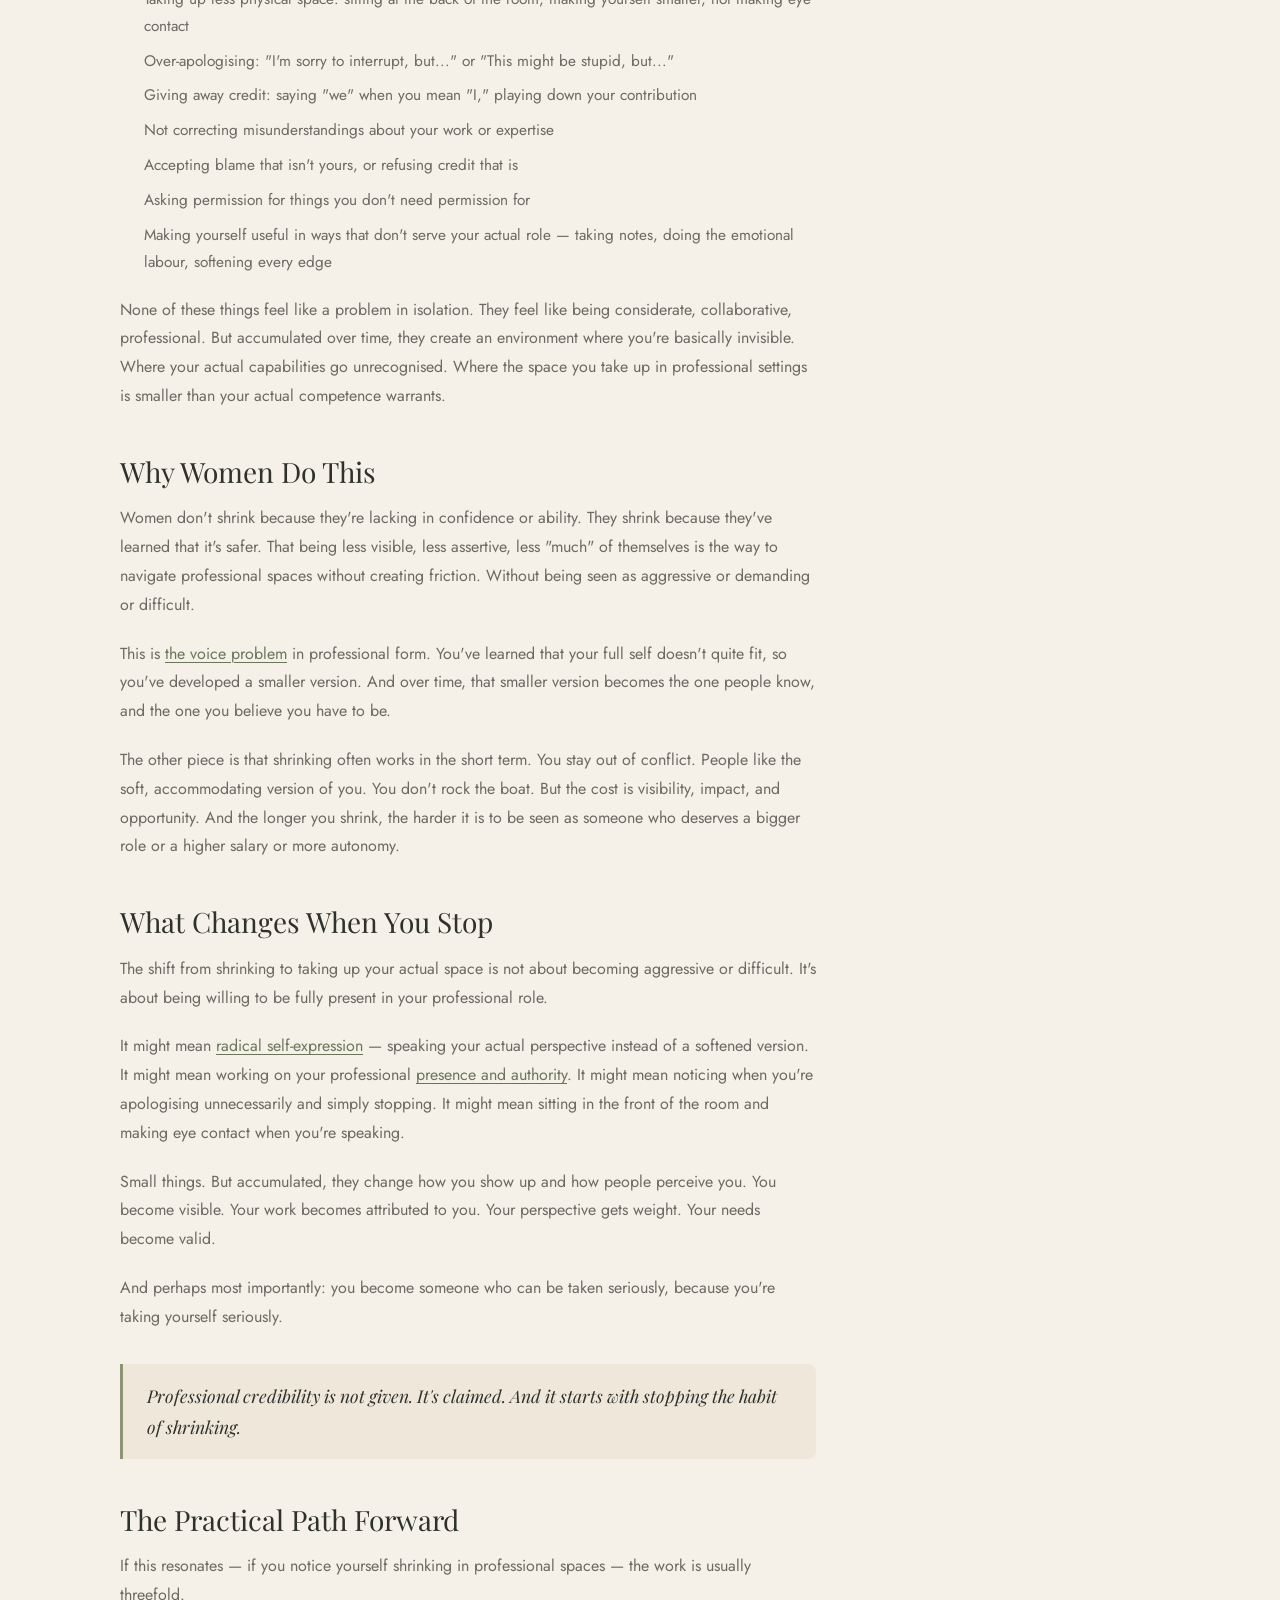
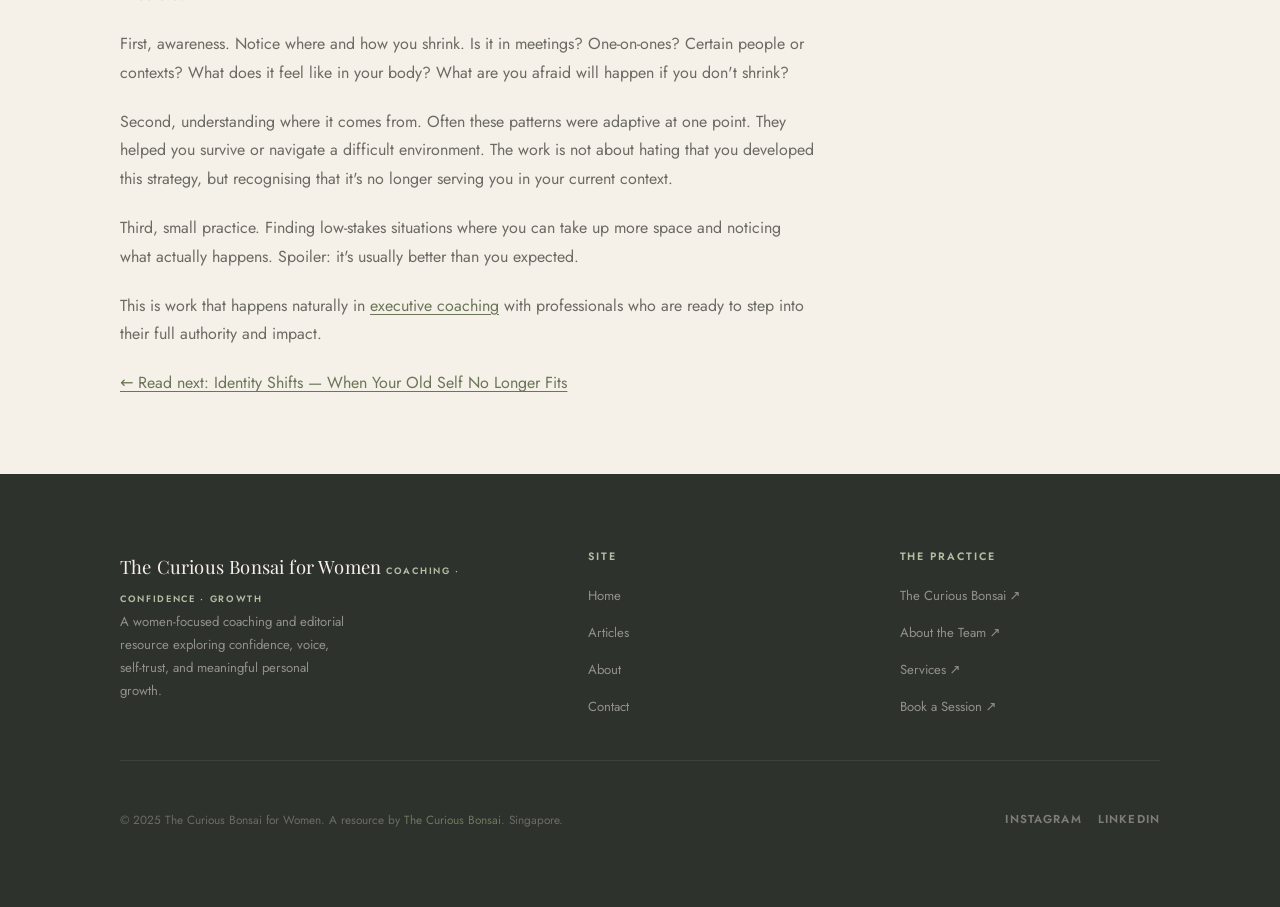
<file: professional-confidence.html>
<!DOCTYPE html>
<html lang="en">
<head>
  <meta charset="UTF-8">
  <meta name="viewport" content="width=device-width, initial-scale=1.0">
  <title>How to Stop Shrinking in Professional Spaces — Women Empowered</title>
  <meta name="description" content="The habit of making yourself smaller in professional settings is so common it can feel invisible. Here's how to notice it—and what to do instead.">
  <meta property="og:title" content="How to Stop Shrinking Yourself in Professional Spaces">
  <meta property="og:type" content="article">
  <link rel="icon" href="favicon.svg" type="image/svg+xml">
  <link rel="preconnect" href="https://fonts.googleapis.com">
  <link rel="preconnect" href="https://fonts.gstatic.com" crossorigin>
  <link rel="stylesheet" href="assets/css/styles.css">
</head>
<body>

<header class="site-header" id="siteHeader">
  <div class="container header-inner">
    <a href="index" class="logo" aria-label="The Curious Bonsai for Women — Home">
      <span class="logo-name">The Curious Bonsai for Women</span>
      <span class="logo-tagline">Coaching · Confidence · Growth</span>
    </a>
    <nav class="primary-nav" aria-label="Primary navigation">
      <a href="index">Home</a>
      <a href="blog" class="active">Articles</a>
      <a href="about">About</a>
      <a href="contact">Contact</a>
    </nav>
    <div class="header-actions">
      <a href="https://thecuriousbonsai.com" target="_blank" rel="noopener" class="btn btn-secondary">Visit The Curious Bonsai</a>
      <button class="nav-toggle" id="navToggle" aria-label="Open navigation" aria-expanded="false" aria-controls="mobileNav">
        <span></span><span></span><span></span>
      </button>
    </div>
  </div>
  <nav class="mobile-nav" id="mobileNav" aria-label="Mobile navigation">
    <a href="index">Home</a>
    <a href="blog">Articles</a>
    <a href="about">About</a>
    <a href="contact">Contact</a>
    <a href="https://thecuriousbonsai.com" target="_blank" rel="noopener" class="btn btn-secondary">Visit The Curious Bonsai</a>
  </nav>
</header>

<div class="post-hero">
  <div class="container">
    <span class="article-cat">Professional Growth</span>
    <h1>How to Stop Shrinking Yourself in Professional Spaces</h1>
    <div class="post-hero-meta">
      <span>6 min read</span>
      <span><a href="https://thecuriousbonsai.com.sg/author/michelle/" target="_blank" rel="noopener">Michelle Mah, M.Couns</a></span>
      <span>The Curious Bonsai for Women</span>
    </div>
  </div>
</div>

<div class="container">
  <div class="post-layout">

    <article class="post-content">
      <div style="margin-bottom: 2rem;">
        <img src="assets/img/post-2.jpg" alt="Professional woman demonstrating workplace confidence" style="width: 100%; border-radius: 8px; display: block;">
      </div>
      <a href="blog" class="post-back">All Articles</a>

      <p>One of the most consistent patterns I notice in coaching with women is the habit of making themselves smaller in professional settings. Not consciously, and not always obviously. But in subtle ways: speaking more quietly, taking up less physical space, diminishing their expertise, over-qualifying their statements, apologising for asking for what they need.</p>

      <p>The shrinking is so habitual, so normalised, that many women don't even notice it's happening. They only notice the impact: they're not getting the opportunities they want, their voice isn't being heard, people are walking over them. And they blame themselves for not being confident enough.</p>

      <p>But the issue isn't confidence. It's the shrinking.</p>

      <h2>How the Shrinking Shows Up</h2>

      <p>Shrinking in professional spaces takes many forms, and most of them are so small they're almost invisible:</p>

      <ul>
        <li>Speaking in questions instead of statements: "This might be a crazy idea, but what if we...?" instead of "Here's what I think."</li>
        <li>Taking up less physical space: sitting at the back of the room, making yourself smaller, not making eye contact</li>
        <li>Over-apologising: "I'm sorry to interrupt, but..." or "This might be stupid, but..."</li>
        <li>Giving away credit: saying "we" when you mean "I," playing down your contribution</li>
        <li>Not correcting misunderstandings about your work or expertise</li>
        <li>Accepting blame that isn't yours, or refusing credit that is</li>
        <li>Asking permission for things you don't need permission for</li>
        <li>Making yourself useful in ways that don't serve your actual role — taking notes, doing the emotional labour, softening every edge</li>
      </ul>

      <p>None of these things feel like a problem in isolation. They feel like being considerate, collaborative, professional. But accumulated over time, they create an environment where you're basically invisible. Where your actual capabilities go unrecognised. Where the space you take up in professional settings is smaller than your actual competence warrants.</p>

      <h2>Why Women Do This</h2>

      <p>Women don't shrink because they're lacking in confidence or ability. They shrink because they've learned that it's safer. That being less visible, less assertive, less "much" of themselves is the way to navigate professional spaces without creating friction. Without being seen as aggressive or demanding or difficult.</p>

      <p>This is <a href="finding-your-voice">the voice problem</a> in professional form. You've learned that your full self doesn't quite fit, so you've developed a smaller version. And over time, that smaller version becomes the one people know, and the one you believe you have to be.</p>

      <p>The other piece is that shrinking often works in the short term. You stay out of conflict. People like the soft, accommodating version of you. You don't rock the boat. But the cost is visibility, impact, and opportunity. And the longer you shrink, the harder it is to be seen as someone who deserves a bigger role or a higher salary or more autonomy.</p>

      <h2>What Changes When You Stop</h2>

      <p>The shift from shrinking to taking up your actual space is not about becoming aggressive or difficult. It's about being willing to be fully present in your professional role.</p>

      <p>It might mean <a href="radical-self-expression">radical self-expression</a> — speaking your actual perspective instead of a softened version. It might mean working on your professional <a href="professional-confidence">presence and authority</a>. It might mean noticing when you're apologising unnecessarily and simply stopping. It might mean sitting in the front of the room and making eye contact when you're speaking.</p>

      <p>Small things. But accumulated, they change how you show up and how people perceive you. You become visible. Your work becomes attributed to you. Your perspective gets weight. Your needs become valid.</p>

      <p>And perhaps most importantly: you become someone who can be taken seriously, because you're taking yourself seriously.</p>

      <blockquote>
        <p>Professional credibility is not given. It's claimed. And it starts with stopping the habit of shrinking.</p>
      </blockquote>

      <h2>The Practical Path Forward</h2>

      <p>If this resonates — if you notice yourself shrinking in professional spaces — the work is usually threefold.</p>

      <p>First, awareness. Notice where and how you shrink. Is it in meetings? One-on-ones? Certain people or contexts? What does it feel like in your body? What are you afraid will happen if you don't shrink?</p>

      <p>Second, understanding where it comes from. Often these patterns were adaptive at one point. They helped you survive or navigate a difficult environment. The work is not about hating that you developed this strategy, but recognising that it's no longer serving you in your current context.</p>

      <p>Third, small practice. Finding low-stakes situations where you can take up more space and noticing what actually happens. Spoiler: it's usually better than you expected.</p>

      <p>This is work that happens naturally in <a href="https://thecuriousbonsai.com/services" target="_blank" rel="noopener">executive coaching</a> with professionals who are ready to step into their full authority and impact.</p>

      <div class="post-nav">
        <a href="identity-and-change" class="post-nav-link">← Read next: Identity Shifts — When Your Old Self No Longer Fits</a>
      </div>

    </article>

  </div>
</div>

<footer class="site-footer">
  <div class="container">
    <div class="footer-top">
      <div class="footer-brand">
        <span class="logo-name">The Curious Bonsai for Women</span>
        <span class="logo-tagline">Coaching · Confidence · Growth</span>
        <p>A women-focused coaching and editorial resource exploring confidence, voice, self-trust, and meaningful personal growth.</p>
      </div>
      <div class="footer-col">
        <h5>Site</h5>
        <ul>
          <li><a href="index">Home</a></li>
          <li><a href="blog">Articles</a></li>
          <li><a href="about">About</a></li>
          <li><a href="contact">Contact</a></li>
        </ul>
      </div>
      <div class="footer-col">
        <h5>The Practice</h5>
        <ul>
          <li><a href="https://thecuriousbonsai.com" target="_blank" rel="noopener">The Curious Bonsai ↗</a></li>
          <li><a href="https://thecuriousbonsai.com/about" target="_blank" rel="noopener">About the Team ↗</a></li>
          <li><a href="https://thecuriousbonsai.com/services" target="_blank" rel="noopener">Services ↗</a></li>
          <li><a href="https://thecuriousbonsai.com/contact" target="_blank" rel="noopener">Book a Session ↗</a></li>
        </ul>
      </div>
    </div>
    <div class="footer-bottom">
      <p>© 2025 The Curious Bonsai for Women. A resource by <a href="https://thecuriousbonsai.com" target="_blank" rel="noopener">The Curious Bonsai</a>. Singapore.</p>
      <div class="footer-social">
        <a href="#" aria-label="Instagram (placeholder)">Instagram</a>
        <a href="#" aria-label="LinkedIn (placeholder)">LinkedIn</a>
      </div>
    </div>
  </div>
</footer>

<script src="assets/js/main.js"></script>
</body>
</html>
</file>
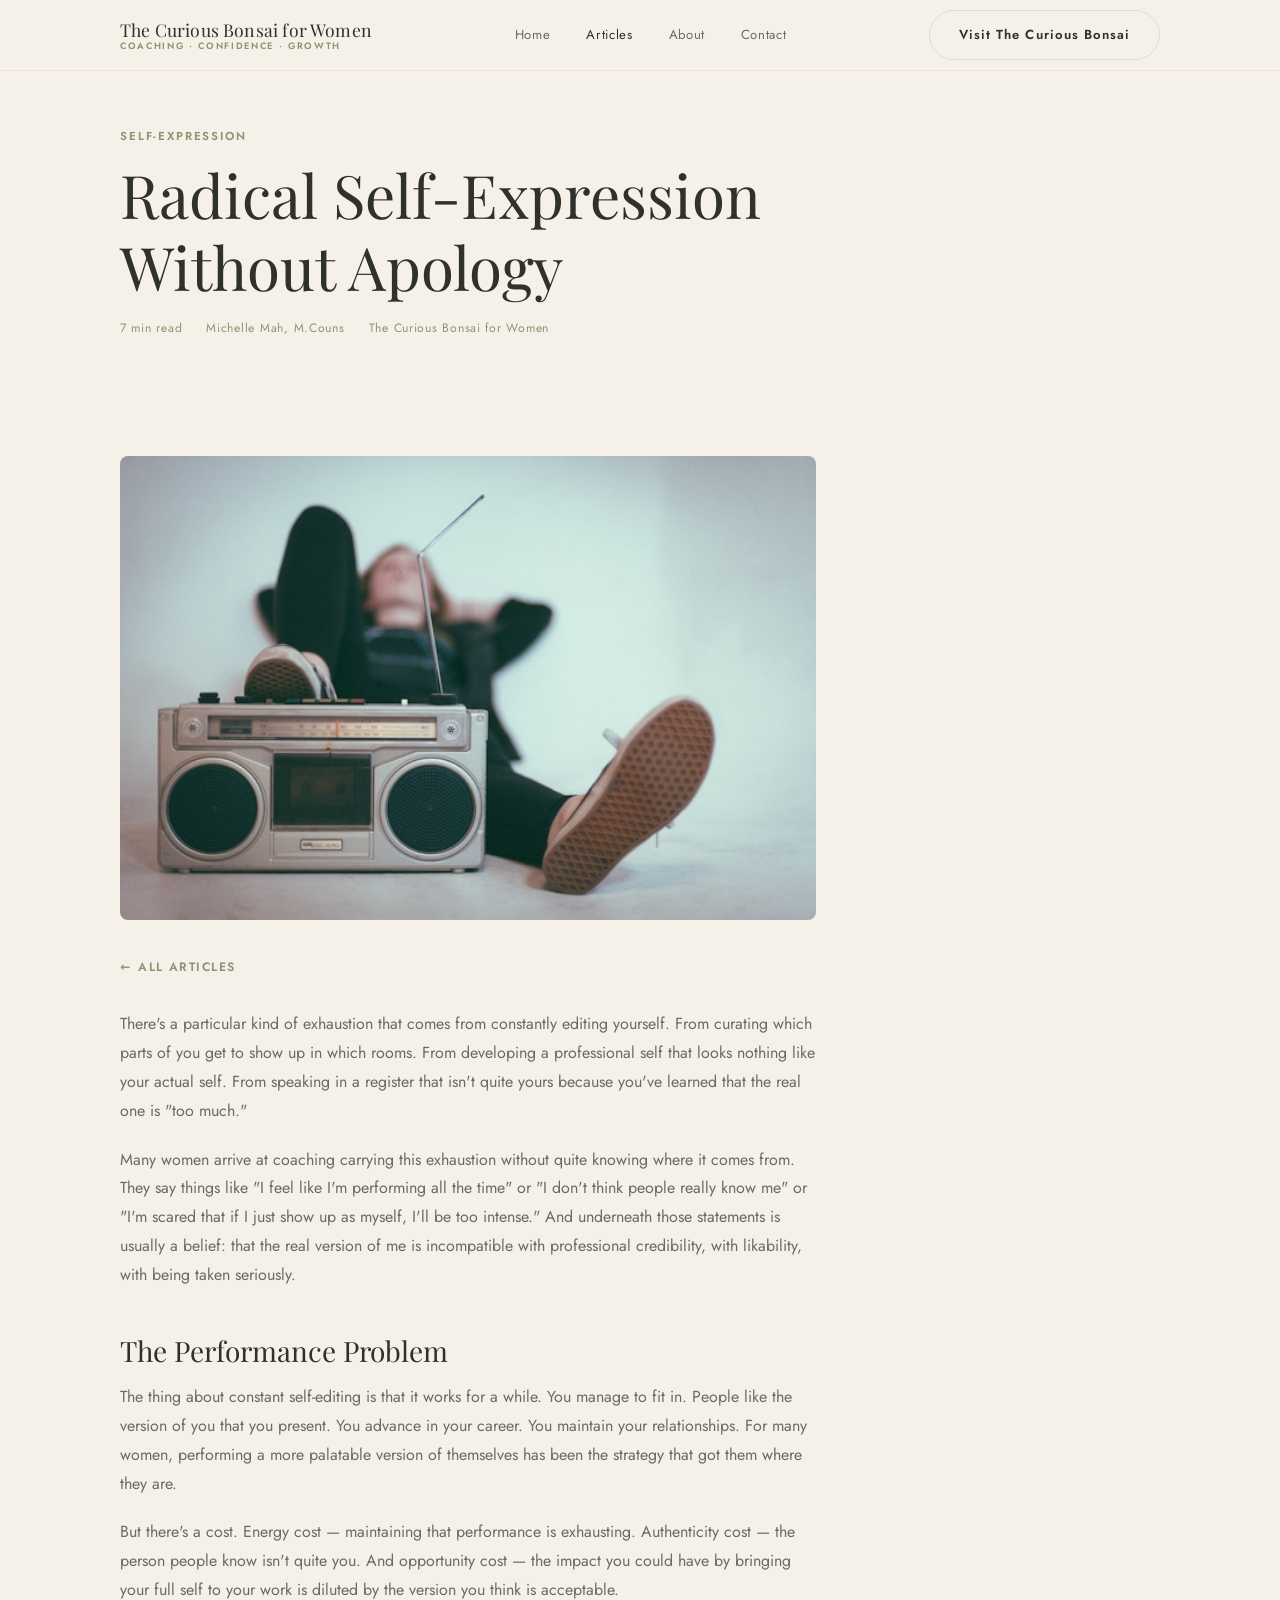
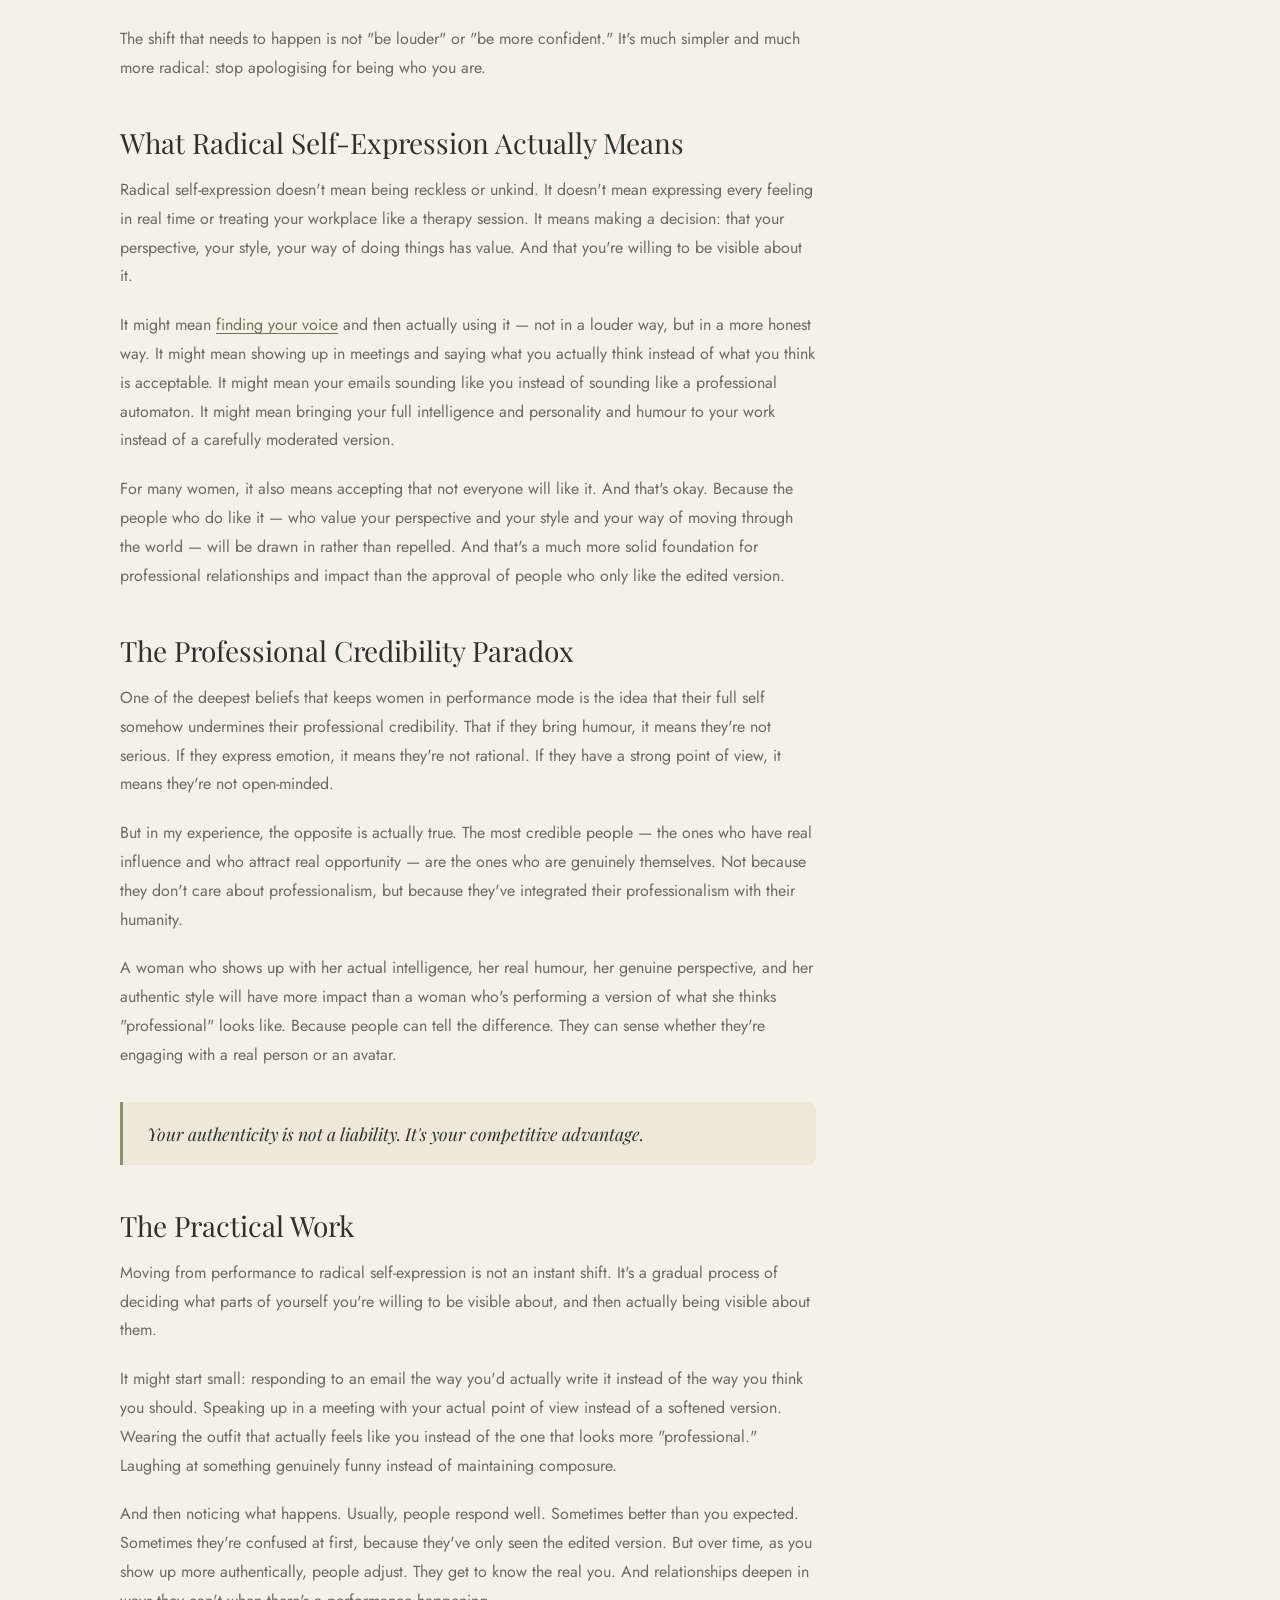
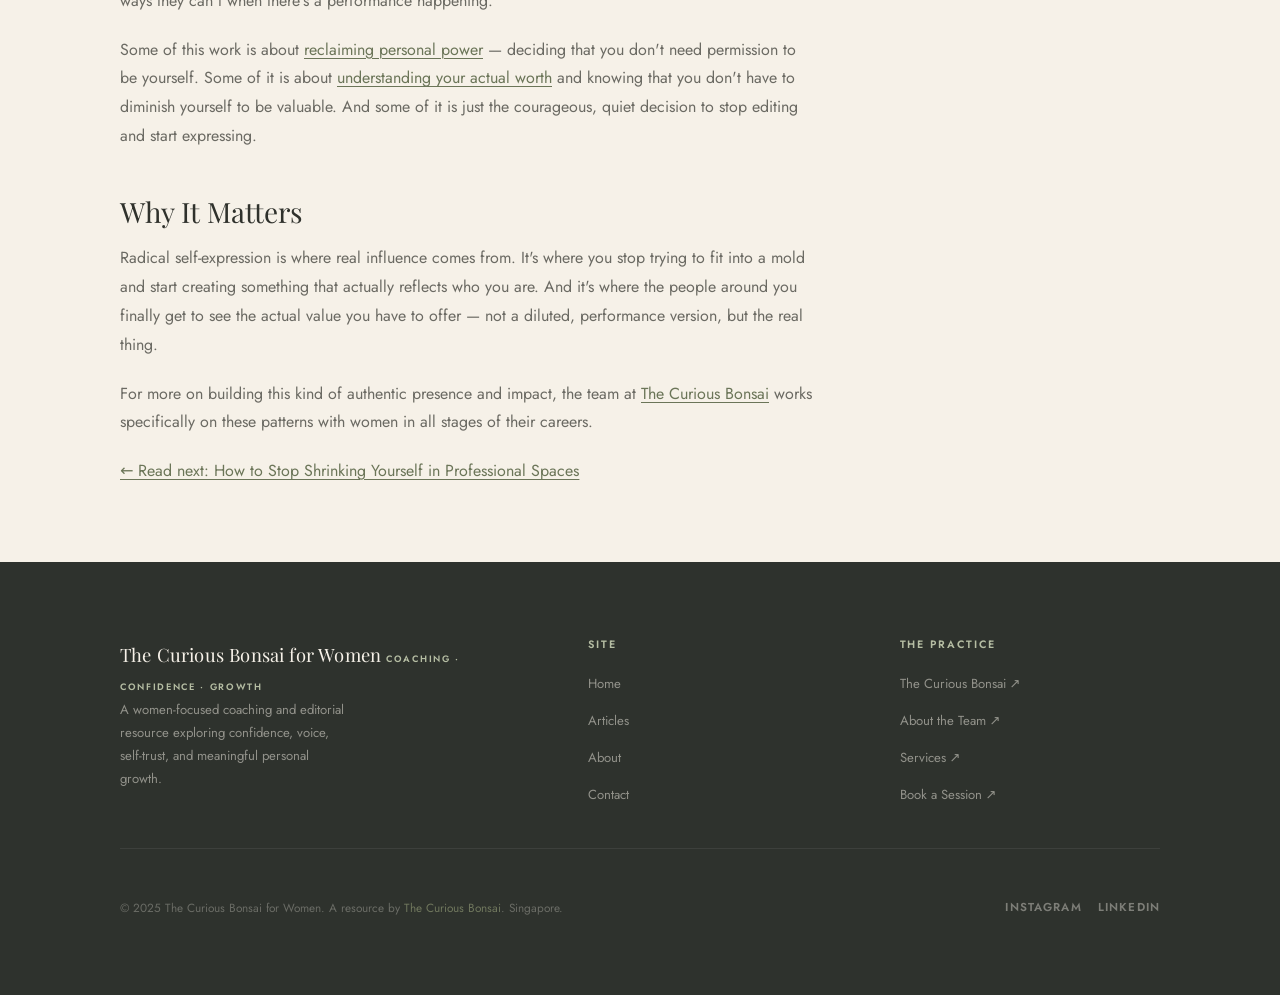
<file: radical-self-expression.html>
<!DOCTYPE html>
<html lang="en">
<head>
  <meta charset="UTF-8">
  <meta name="viewport" content="width=device-width, initial-scale=1.0">
  <title>Radical Self-Expression Without Apology — Women Empowered</title>
  <meta name="description" content="What happens when you stop editing yourself for the room? A coaching perspective on the relationship between self-expression, authenticity, and professional credibility.">
  <meta property="og:title" content="Radical Self-Expression Without Apology">
  <meta property="og:type" content="article">
  <link rel="icon" href="favicon.svg" type="image/svg+xml">
  <link rel="preconnect" href="https://fonts.googleapis.com">
  <link rel="preconnect" href="https://fonts.gstatic.com" crossorigin>
  <link rel="stylesheet" href="assets/css/styles.css">
</head>
<body>

<header class="site-header" id="siteHeader">
  <div class="container header-inner">
    <a href="index" class="logo" aria-label="The Curious Bonsai for Women — Home">
      <span class="logo-name">The Curious Bonsai for Women</span>
      <span class="logo-tagline">Coaching · Confidence · Growth</span>
    </a>
    <nav class="primary-nav" aria-label="Primary navigation">
      <a href="index">Home</a>
      <a href="blog" class="active">Articles</a>
      <a href="about">About</a>
      <a href="contact">Contact</a>
    </nav>
    <div class="header-actions">
      <a href="https://thecuriousbonsai.com" target="_blank" rel="noopener" class="btn btn-secondary">Visit The Curious Bonsai</a>
      <button class="nav-toggle" id="navToggle" aria-label="Open navigation" aria-expanded="false" aria-controls="mobileNav">
        <span></span><span></span><span></span>
      </button>
    </div>
  </div>
  <nav class="mobile-nav" id="mobileNav" aria-label="Mobile navigation">
    <a href="index">Home</a>
    <a href="blog">Articles</a>
    <a href="about">About</a>
    <a href="contact">Contact</a>
    <a href="https://thecuriousbonsai.com" target="_blank" rel="noopener" class="btn btn-secondary">Visit The Curious Bonsai</a>
  </nav>
</header>

<div class="post-hero">
  <div class="container">
    <span class="article-cat">Self-Expression</span>
    <h1>Radical Self-Expression Without Apology</h1>
    <div class="post-hero-meta">
      <span>7 min read</span>
      <span><a href="https://thecuriousbonsai.com/author/michelle/" target="_blank" rel="noopener">Michelle Mah, M.Couns</a></span>
      <span>The Curious Bonsai for Women</span>
    </div>
  </div>
</div>

<div class="container">
  <div class="post-layout">

    <article class="post-content">
      <div style="margin-bottom: 2rem;">
        <img src="assets/img/post-1.jpg" alt="Woman expressing authenticity and confidence" style="width: 100%; border-radius: 8px; display: block;">
      </div>
      <a href="blog" class="post-back">All Articles</a>

      <p>There's a particular kind of exhaustion that comes from constantly editing yourself. From curating which parts of you get to show up in which rooms. From developing a professional self that looks nothing like your actual self. From speaking in a register that isn't quite yours because you've learned that the real one is "too much."</p>

      <p>Many women arrive at coaching carrying this exhaustion without quite knowing where it comes from. They say things like "I feel like I'm performing all the time" or "I don't think people really know me" or "I'm scared that if I just show up as myself, I'll be too intense." And underneath those statements is usually a belief: that the real version of me is incompatible with professional credibility, with likability, with being taken seriously.</p>

      <h2>The Performance Problem</h2>

      <p>The thing about constant self-editing is that it works for a while. You manage to fit in. People like the version of you that you present. You advance in your career. You maintain your relationships. For many women, performing a more palatable version of themselves has been the strategy that got them where they are.</p>

      <p>But there's a cost. Energy cost — maintaining that performance is exhausting. Authenticity cost — the person people know isn't quite you. And opportunity cost — the impact you could have by bringing your full self to your work is diluted by the version you think is acceptable.</p>

      <p>The shift that needs to happen is not "be louder" or "be more confident." It's much simpler and much more radical: stop apologising for being who you are.</p>

      <h2>What Radical Self-Expression Actually Means</h2>

      <p>Radical self-expression doesn't mean being reckless or unkind. It doesn't mean expressing every feeling in real time or treating your workplace like a therapy session. It means making a decision: that your perspective, your style, your way of doing things has value. And that you're willing to be visible about it.</p>

      <p>It might mean <a href="finding-your-voice">finding your voice</a> and then actually using it — not in a louder way, but in a more honest way. It might mean showing up in meetings and saying what you actually think instead of what you think is acceptable. It might mean your emails sounding like you instead of sounding like a professional automaton. It might mean bringing your full intelligence and personality and humour to your work instead of a carefully moderated version.</p>

      <p>For many women, it also means accepting that not everyone will like it. And that's okay. Because the people who do like it — who value your perspective and your style and your way of moving through the world — will be drawn in rather than repelled. And that's a much more solid foundation for professional relationships and impact than the approval of people who only like the edited version.</p>

      <h2>The Professional Credibility Paradox</h2>

      <p>One of the deepest beliefs that keeps women in performance mode is the idea that their full self somehow undermines their professional credibility. That if they bring humour, it means they're not serious. If they express emotion, it means they're not rational. If they have a strong point of view, it means they're not open-minded.</p>

      <p>But in my experience, the opposite is actually true. The most credible people — the ones who have real influence and who attract real opportunity — are the ones who are genuinely themselves. Not because they don't care about professionalism, but because they've integrated their professionalism with their humanity.</p>

      <p>A woman who shows up with her actual intelligence, her real humour, her genuine perspective, and her authentic style will have more impact than a woman who's performing a version of what she thinks "professional" looks like. Because people can tell the difference. They can sense whether they're engaging with a real person or an avatar.</p>

      <blockquote>
        <p>Your authenticity is not a liability. It's your competitive advantage.</p>
      </blockquote>

      <h2>The Practical Work</h2>

      <p>Moving from performance to radical self-expression is not an instant shift. It's a gradual process of deciding what parts of yourself you're willing to be visible about, and then actually being visible about them.</p>

      <p>It might start small: responding to an email the way you'd actually write it instead of the way you think you should. Speaking up in a meeting with your actual point of view instead of a softened version. Wearing the outfit that actually feels like you instead of the one that looks more "professional." Laughing at something genuinely funny instead of maintaining composure.</p>

      <p>And then noticing what happens. Usually, people respond well. Sometimes better than you expected. Sometimes they're confused at first, because they've only seen the edited version. But over time, as you show up more authentically, people adjust. They get to know the real you. And relationships deepen in ways they can't when there's a performance happening.</p>

      <p>Some of this work is about <a href="reclaiming-personal-power">reclaiming personal power</a> — deciding that you don't need permission to be yourself. Some of it is about <a href="self-worth-career">understanding your actual worth</a> and knowing that you don't have to diminish yourself to be valuable. And some of it is just the courageous, quiet decision to stop editing and start expressing.</p>

      <h2>Why It Matters</h2>

      <p>Radical self-expression is where real influence comes from. It's where you stop trying to fit into a mold and start creating something that actually reflects who you are. And it's where the people around you finally get to see the actual value you have to offer — not a diluted, performance version, but the real thing.</p>

      <p>For more on building this kind of authentic presence and impact, the team at <a href="https://thecuriousbonsai.com/" target="_blank" rel="noopener">The Curious Bonsai</a> works specifically on these patterns with women in all stages of their careers.</p>

      <div class="post-nav">
        <a href="professional-confidence" class="post-nav-link">← Read next: How to Stop Shrinking Yourself in Professional Spaces</a>
      </div>

    </article>

  </div>
</div>

<footer class="site-footer">
  <div class="container">
    <div class="footer-top">
      <div class="footer-brand">
        <span class="logo-name">The Curious Bonsai for Women</span>
        <span class="logo-tagline">Coaching · Confidence · Growth</span>
        <p>A women-focused coaching and editorial resource exploring confidence, voice, self-trust, and meaningful personal growth.</p>
      </div>
      <div class="footer-col">
        <h5>Site</h5>
        <ul>
          <li><a href="index">Home</a></li>
          <li><a href="blog">Articles</a></li>
          <li><a href="about">About</a></li>
          <li><a href="contact">Contact</a></li>
        </ul>
      </div>
      <div class="footer-col">
        <h5>The Practice</h5>
        <ul>
          <li><a href="https://thecuriousbonsai.com" target="_blank" rel="noopener">The Curious Bonsai ↗</a></li>
          <li><a href="https://thecuriousbonsai.com/about" target="_blank" rel="noopener">About the Team ↗</a></li>
          <li><a href="https://thecuriousbonsai.com/services" target="_blank" rel="noopener">Services ↗</a></li>
          <li><a href="https://thecuriousbonsai.com/contact" target="_blank" rel="noopener">Book a Session ↗</a></li>
        </ul>
      </div>
    </div>
    <div class="footer-bottom">
      <p>© 2025 The Curious Bonsai for Women. A resource by <a href="https://thecuriousbonsai.com" target="_blank" rel="noopener">The Curious Bonsai</a>. Singapore.</p>
      <div class="footer-social">
        <a href="#" aria-label="Instagram (placeholder)">Instagram</a>
        <a href="#" aria-label="LinkedIn (placeholder)">LinkedIn</a>
      </div>
    </div>
  </div>
</footer>

<script src="assets/js/main.js"></script>
</body>
</html>
</file>
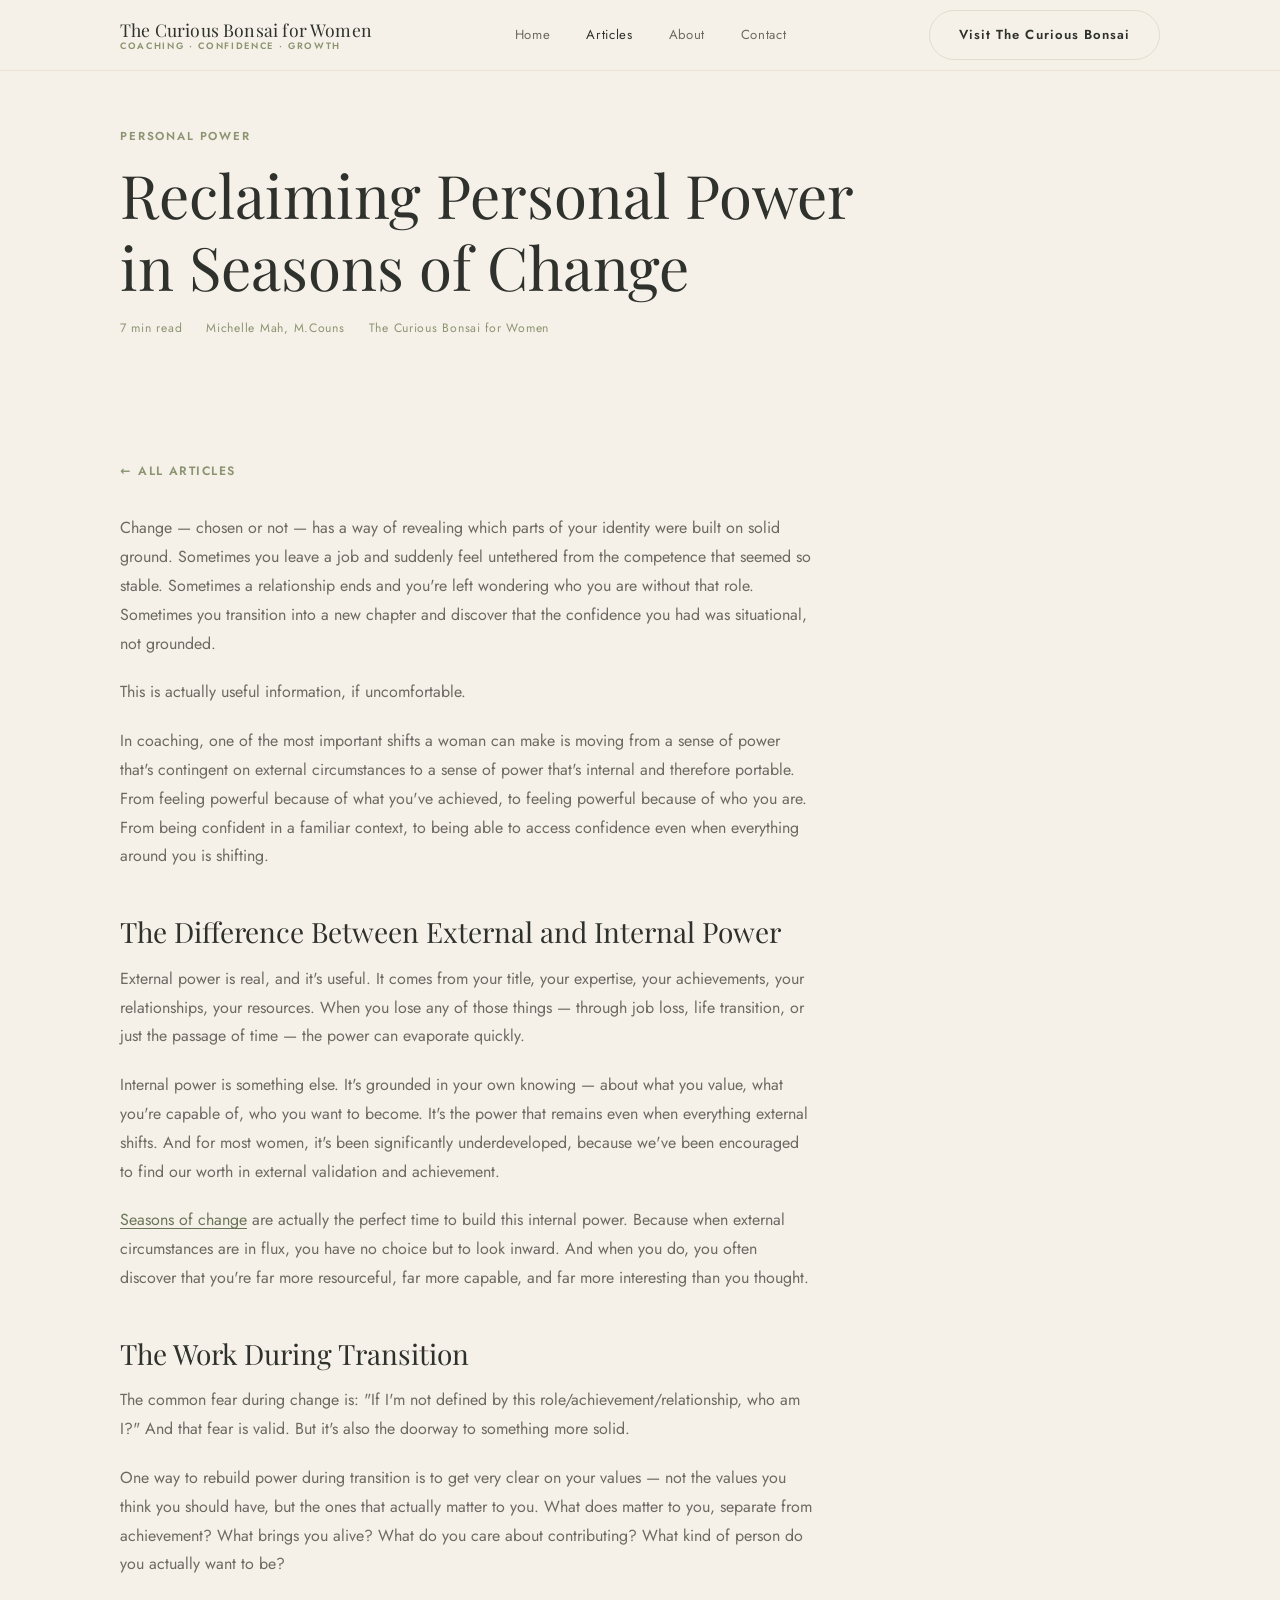
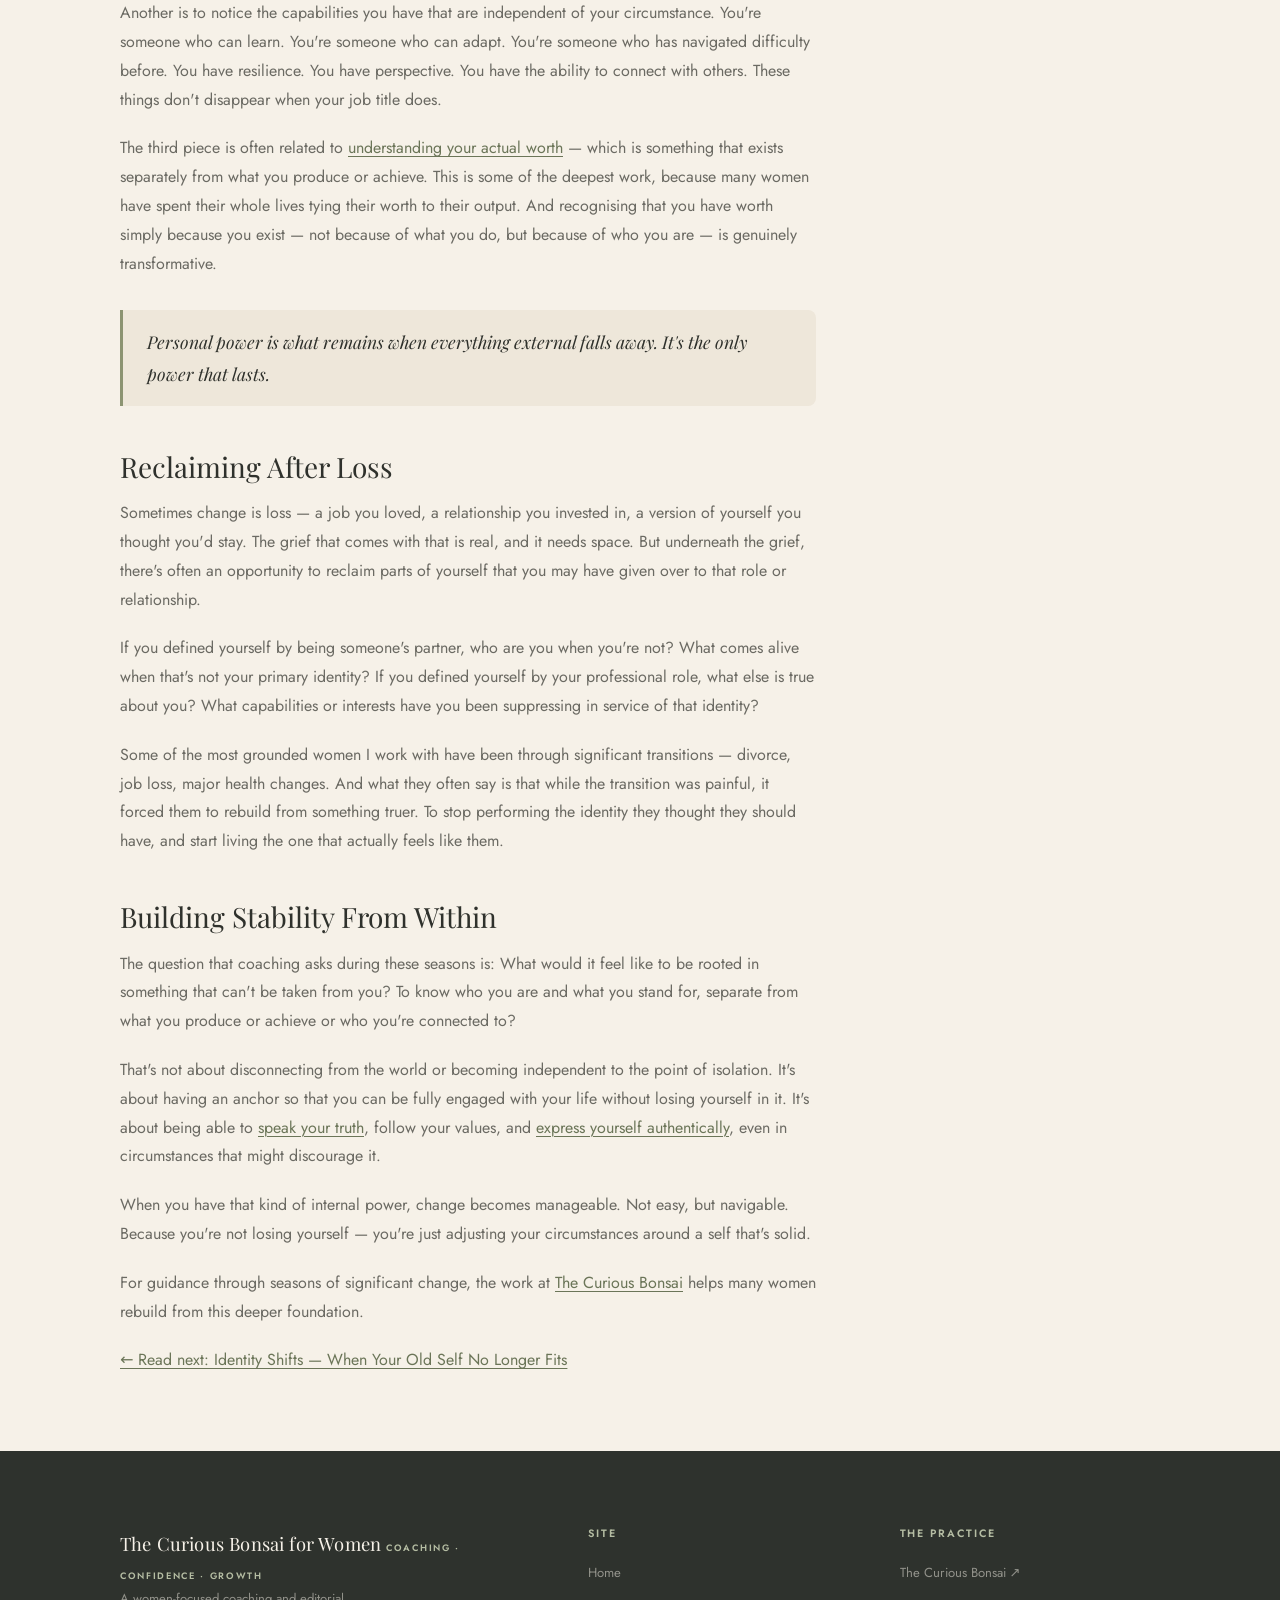
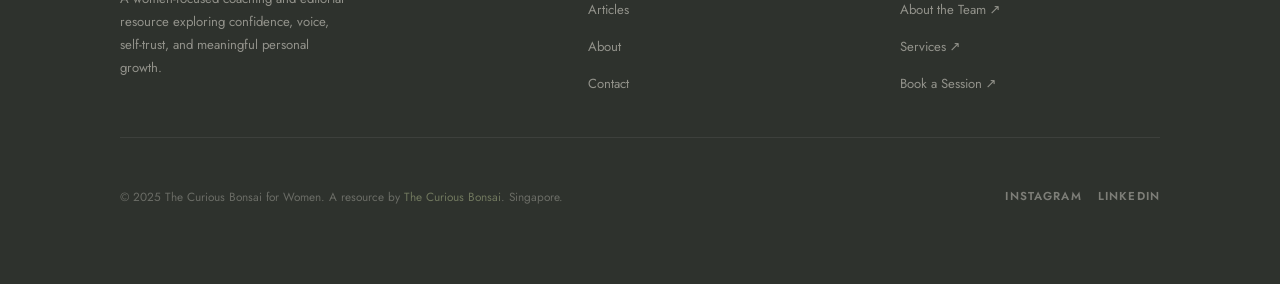
<file: reclaiming-personal-power.html>
<!DOCTYPE html>
<html lang="en">
<head>
  <meta charset="UTF-8">
  <meta name="viewport" content="width=device-width, initial-scale=1.0">
  <title>Reclaiming Personal Power in Seasons of Change — Women Empowered</title>
  <meta name="description" content="Change reveals which parts of your identity were built on solid ground. A coaching perspective on personal power during transition and uncertainty.">
  <meta property="og:title" content="Reclaiming Personal Power in Seasons of Change">
  <meta property="og:type" content="article">
  <link rel="icon" href="favicon.svg" type="image/svg+xml">
  <link rel="preconnect" href="https://fonts.googleapis.com">
  <link rel="preconnect" href="https://fonts.gstatic.com" crossorigin>
  <link rel="stylesheet" href="assets/css/styles.css">
</head>
<body>

<header class="site-header" id="siteHeader">
  <div class="container header-inner">
    <a href="index" class="logo" aria-label="The Curious Bonsai for Women — Home">
      <span class="logo-name">The Curious Bonsai for Women</span>
      <span class="logo-tagline">Coaching · Confidence · Growth</span>
    </a>
    <nav class="primary-nav" aria-label="Primary navigation">
      <a href="index">Home</a>
      <a href="blog" class="active">Articles</a>
      <a href="about">About</a>
      <a href="contact">Contact</a>
    </nav>
    <div class="header-actions">
      <a href="https://thecuriousbonsai.com" target="_blank" rel="noopener" class="btn btn-secondary">Visit The Curious Bonsai</a>
      <button class="nav-toggle" id="navToggle" aria-label="Open navigation" aria-expanded="false" aria-controls="mobileNav">
        <span></span><span></span><span></span>
      </button>
    </div>
  </div>
  <nav class="mobile-nav" id="mobileNav" aria-label="Mobile navigation">
    <a href="index">Home</a>
    <a href="blog">Articles</a>
    <a href="about">About</a>
    <a href="contact">Contact</a>
    <a href="https://thecuriousbonsai.com" target="_blank" rel="noopener" class="btn btn-secondary">Visit The Curious Bonsai</a>
  </nav>
</header>

<div class="post-hero">
  <div class="container">
    <span class="article-cat">Personal Power</span>
    <h1>Reclaiming Personal Power in Seasons of Change</h1>
    <div class="post-hero-meta">
      <span>7 min read</span>
      <span>Michelle Mah, M.Couns</span>
      <span>The Curious Bonsai for Women</span>
    </div>
  </div>
</div>

<div class="container">
  <div class="post-layout">

    <article class="post-content">
      <a href="blog" class="post-back">All Articles</a>

      <p>Change — chosen or not — has a way of revealing which parts of your identity were built on solid ground. Sometimes you leave a job and suddenly feel untethered from the competence that seemed so stable. Sometimes a relationship ends and you're left wondering who you are without that role. Sometimes you transition into a new chapter and discover that the confidence you had was situational, not grounded.</p>

      <p>This is actually useful information, if uncomfortable.</p>

      <p>In coaching, one of the most important shifts a woman can make is moving from a sense of power that's contingent on external circumstances to a sense of power that's internal and therefore portable. From feeling powerful because of what you've achieved, to feeling powerful because of who you are. From being confident in a familiar context, to being able to access confidence even when everything around you is shifting.</p>

      <h2>The Difference Between External and Internal Power</h2>

      <p>External power is real, and it's useful. It comes from your title, your expertise, your achievements, your relationships, your resources. When you lose any of those things — through job loss, life transition, or just the passage of time — the power can evaporate quickly.</p>

      <p>Internal power is something else. It's grounded in your own knowing — about what you value, what you're capable of, who you want to become. It's the power that remains even when everything external shifts. And for most women, it's been significantly underdeveloped, because we've been encouraged to find our worth in external validation and achievement.</p>

      <p><a href="https://thecuriousbonsai.com/shine-after-35-coaching/" target="_blank" rel="noopener">Seasons of change</a> are actually the perfect time to build this internal power. Because when external circumstances are in flux, you have no choice but to look inward. And when you do, you often discover that you're far more resourceful, far more capable, and far more interesting than you thought.</p>

      <h2>The Work During Transition</h2>

      <p>The common fear during change is: "If I'm not defined by this role/achievement/relationship, who am I?" And that fear is valid. But it's also the doorway to something more solid.</p>

      <p>One way to rebuild power during transition is to get very clear on your values — not the values you think you should have, but the ones that actually matter to you. What does matter to you, separate from achievement? What brings you alive? What do you care about contributing? What kind of person do you actually want to be?</p>

      <p>Another is to notice the capabilities you have that are independent of your circumstance. You're someone who can learn. You're someone who can adapt. You're someone who has navigated difficulty before. You have resilience. You have perspective. You have the ability to connect with others. These things don't disappear when your job title does.</p>

      <p>The third piece is often related to <a href="self-worth-career">understanding your actual worth</a> — which is something that exists separately from what you produce or achieve. This is some of the deepest work, because many women have spent their whole lives tying their worth to their output. And recognising that you have worth simply because you exist — not because of what you do, but because of who you are — is genuinely transformative.</p>

      <blockquote>
        <p>Personal power is what remains when everything external falls away. It's the only power that lasts.</p>
      </blockquote>

      <h2>Reclaiming After Loss</h2>

      <p>Sometimes change is loss — a job you loved, a relationship you invested in, a version of yourself you thought you'd stay. The grief that comes with that is real, and it needs space. But underneath the grief, there's often an opportunity to reclaim parts of yourself that you may have given over to that role or relationship.</p>

      <p>If you defined yourself by being someone's partner, who are you when you're not? What comes alive when that's not your primary identity? If you defined yourself by your professional role, what else is true about you? What capabilities or interests have you been suppressing in service of that identity?</p>

      <p>Some of the most grounded women I work with have been through significant transitions — divorce, job loss, major health changes. And what they often say is that while the transition was painful, it forced them to rebuild from something truer. To stop performing the identity they thought they should have, and start living the one that actually feels like them.</p>

      <h2>Building Stability From Within</h2>

      <p>The question that coaching asks during these seasons is: What would it feel like to be rooted in something that can't be taken from you? To know who you are and what you stand for, separate from what you produce or achieve or who you're connected to?</p>

      <p>That's not about disconnecting from the world or becoming independent to the point of isolation. It's about having an anchor so that you can be fully engaged with your life without losing yourself in it. It's about being able to <a href="finding-your-voice">speak your truth</a>, follow your values, and <a href="radical-self-expression">express yourself authentically</a>, even in circumstances that might discourage it.</p>

      <p>When you have that kind of internal power, change becomes manageable. Not easy, but navigable. Because you're not losing yourself — you're just adjusting your circumstances around a self that's solid.</p>

      <p>For guidance through seasons of significant change, the work at <a href="https://thecuriousbonsai.com/" target="_blank" rel="noopener">The Curious Bonsai</a> helps many women rebuild from this deeper foundation.</p>

      <div class="post-nav">
        <a href="identity-and-change" class="post-nav-link">← Read next: Identity Shifts — When Your Old Self No Longer Fits</a>
      </div>

    </article>

  </div>
</div>

<footer class="site-footer">
  <div class="container">
    <div class="footer-top">
      <div class="footer-brand">
        <span class="logo-name">The Curious Bonsai for Women</span>
        <span class="logo-tagline">Coaching · Confidence · Growth</span>
        <p>A women-focused coaching and editorial resource exploring confidence, voice, self-trust, and meaningful personal growth.</p>
      </div>
      <div class="footer-col">
        <h5>Site</h5>
        <ul>
          <li><a href="index">Home</a></li>
          <li><a href="blog">Articles</a></li>
          <li><a href="about">About</a></li>
          <li><a href="contact">Contact</a></li>
        </ul>
      </div>
      <div class="footer-col">
        <h5>The Practice</h5>
        <ul>
          <li><a href="https://thecuriousbonsai.com" target="_blank" rel="noopener">The Curious Bonsai ↗</a></li>
          <li><a href="https://thecuriousbonsai.com/about" target="_blank" rel="noopener">About the Team ↗</a></li>
          <li><a href="https://thecuriousbonsai.com/services" target="_blank" rel="noopener">Services ↗</a></li>
          <li><a href="https://thecuriousbonsai.com/contact" target="_blank" rel="noopener">Book a Session ↗</a></li>
        </ul>
      </div>
    </div>
    <div class="footer-bottom">
      <p>© 2025 The Curious Bonsai for Women. A resource by <a href="https://thecuriousbonsai.com" target="_blank" rel="noopener">The Curious Bonsai</a>. Singapore.</p>
      <div class="footer-social">
        <a href="#" aria-label="Instagram (placeholder)">Instagram</a>
        <a href="#" aria-label="LinkedIn (placeholder)">LinkedIn</a>
      </div>
    </div>
  </div>
</footer>

<script src="assets/js/main.js"></script>
</body>
</html>
</file>
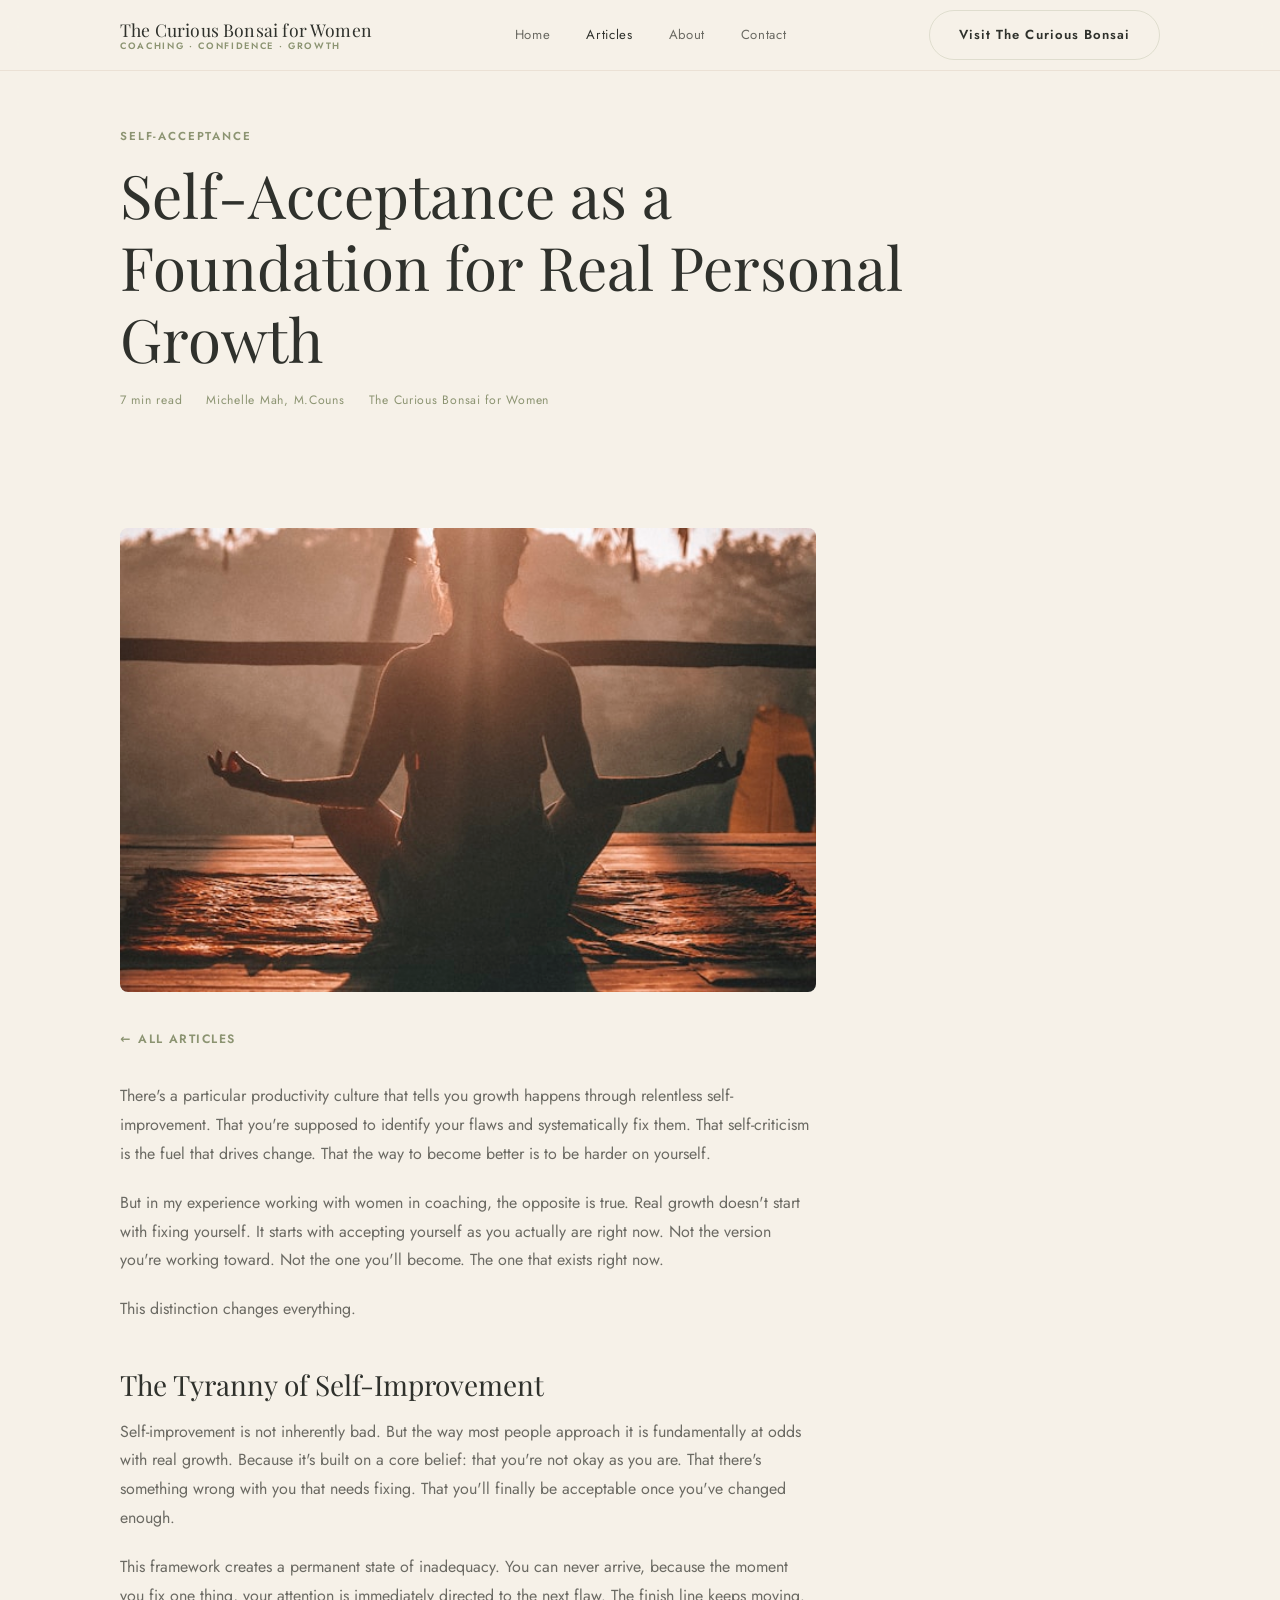
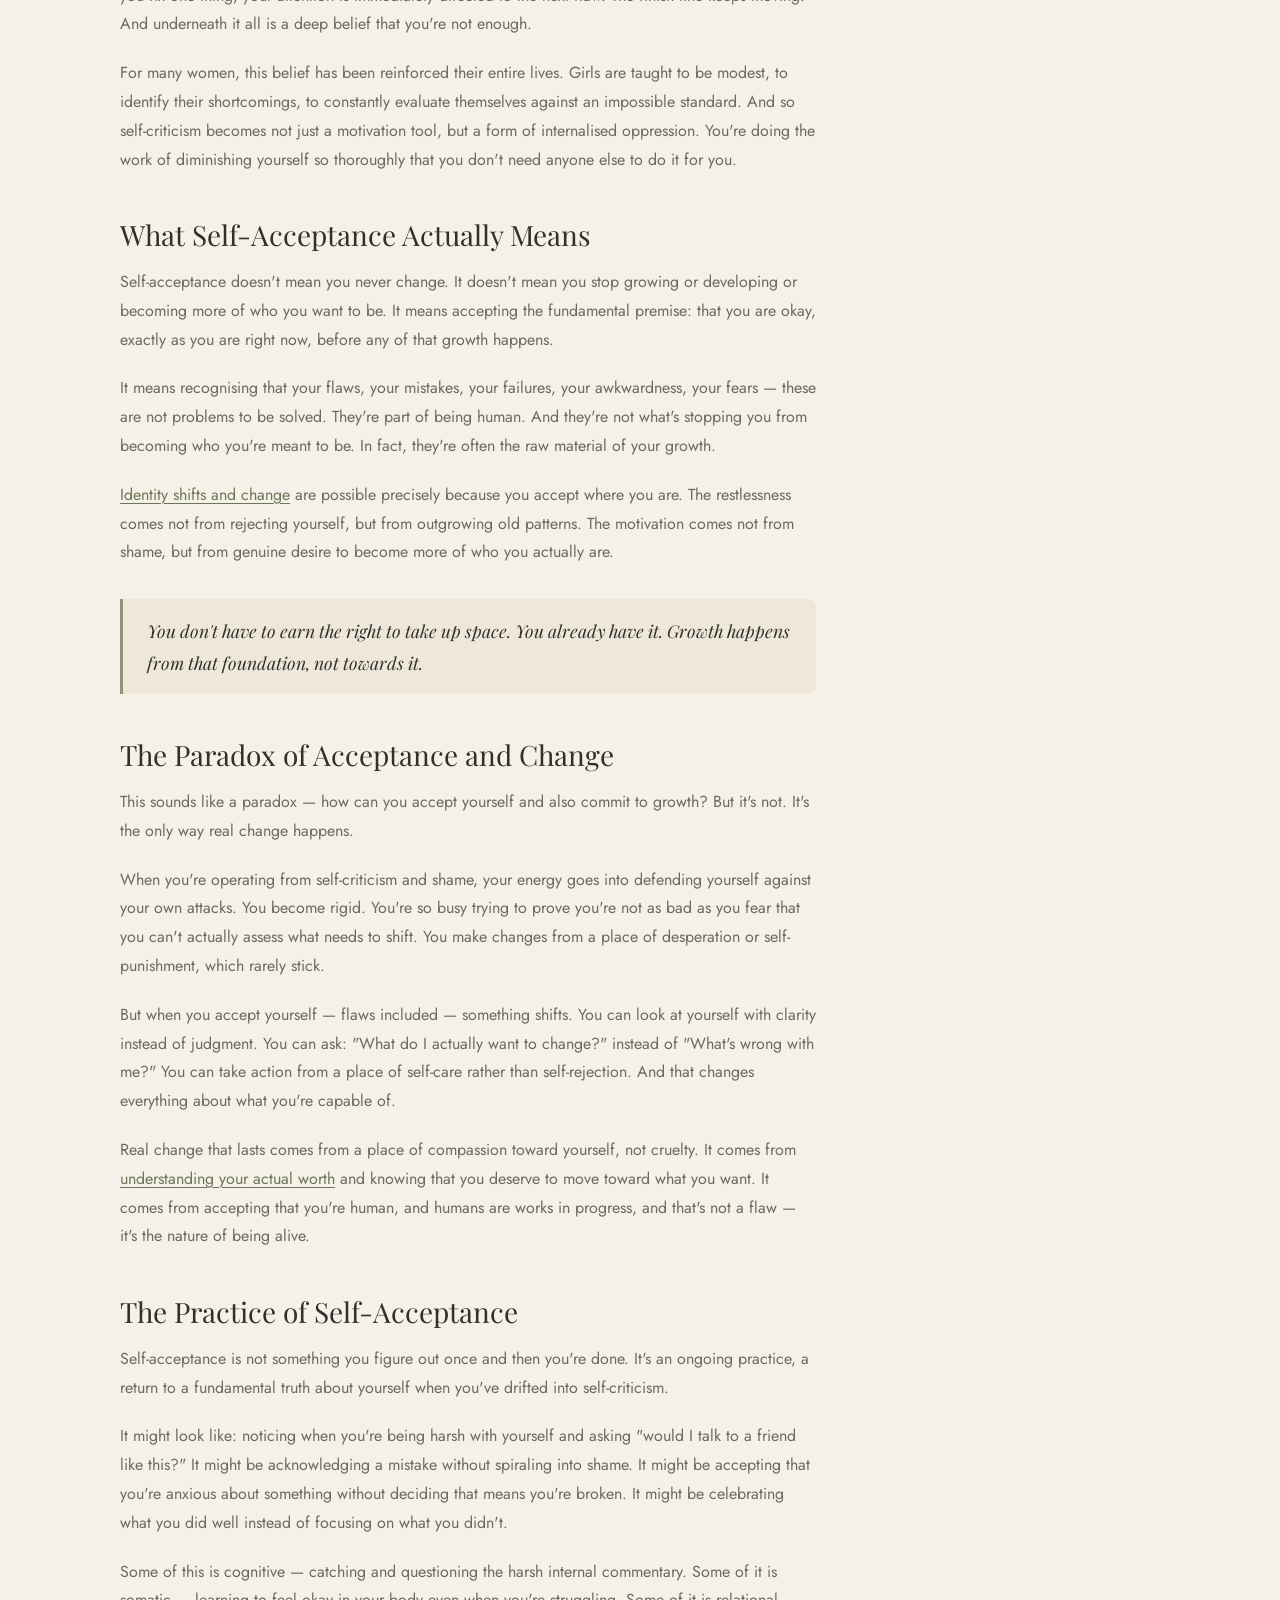
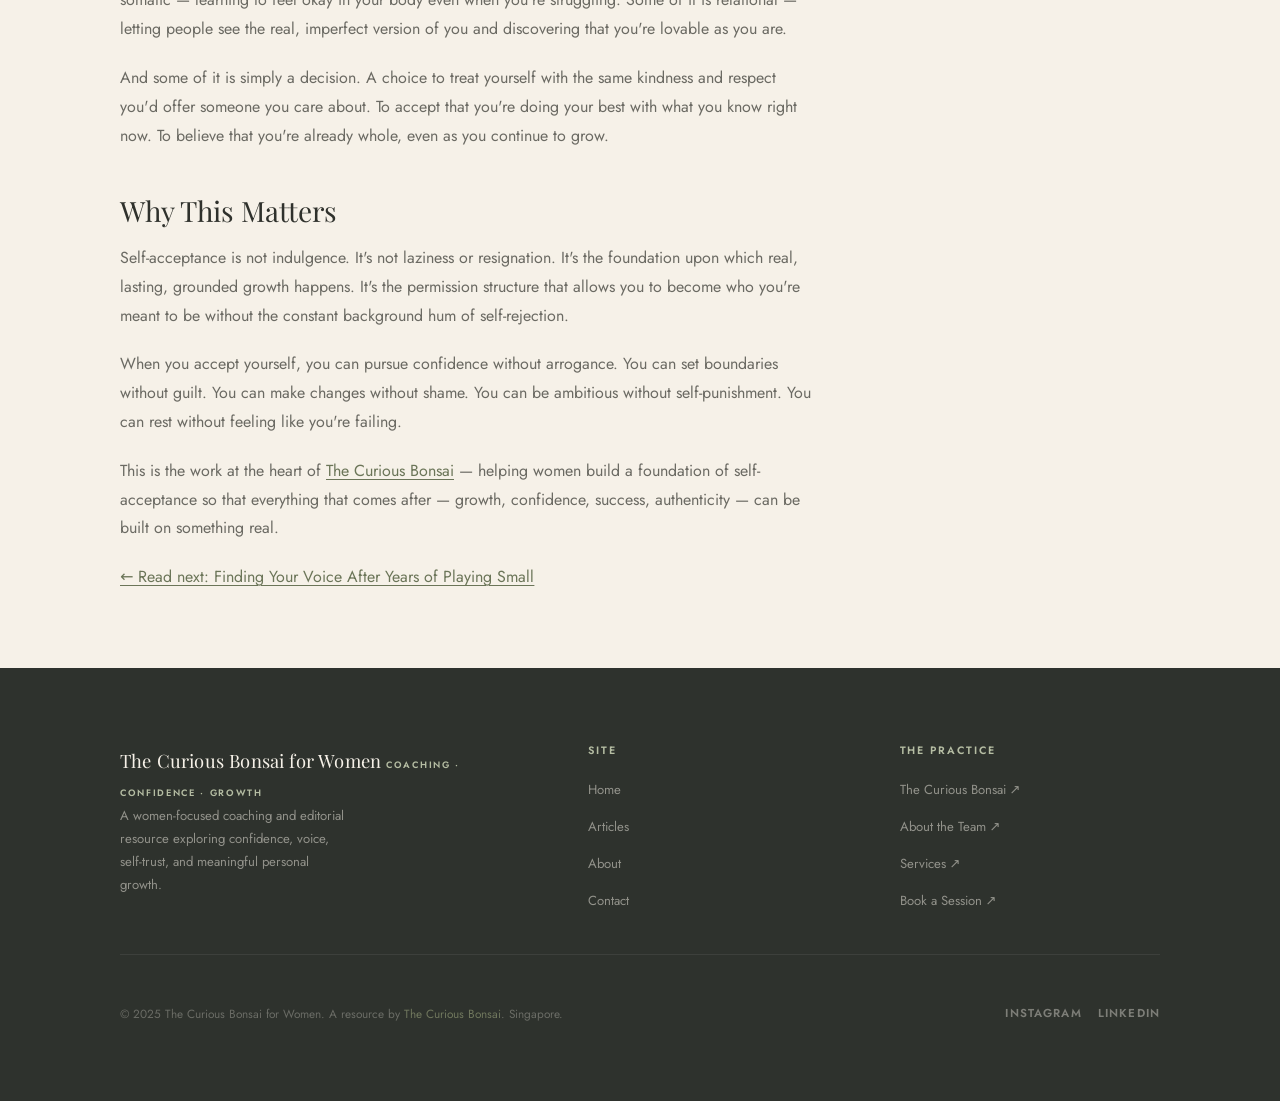
<file: self-acceptance.html>
<!DOCTYPE html>
<html lang="en">
<head>
  <meta charset="UTF-8">
  <meta name="viewport" content="width=device-width, initial-scale=1.0">
  <title>Self-Acceptance as a Foundation for Real Personal Growth — Women Empowered</title>
  <meta name="description" content="Personal growth doesn't start with self-improvement. It starts with accepting who you actually are right now. A coaching perspective on self-acceptance as a prerequisite for change.">
  <meta property="og:title" content="Self-Acceptance as a Foundation for Real Personal Growth">
  <meta property="og:type" content="article">
  <link rel="icon" href="favicon.svg" type="image/svg+xml">
  <link rel="preconnect" href="https://fonts.googleapis.com">
  <link rel="preconnect" href="https://fonts.gstatic.com" crossorigin>
  <link rel="stylesheet" href="assets/css/styles.css">
</head>
<body>

<header class="site-header" id="siteHeader">
  <div class="container header-inner">
    <a href="index" class="logo" aria-label="The Curious Bonsai for Women — Home">
      <span class="logo-name">The Curious Bonsai for Women</span>
      <span class="logo-tagline">Coaching · Confidence · Growth</span>
    </a>
    <nav class="primary-nav" aria-label="Primary navigation">
      <a href="index">Home</a>
      <a href="blog" class="active">Articles</a>
      <a href="about">About</a>
      <a href="contact">Contact</a>
    </nav>
    <div class="header-actions">
      <a href="https://thecuriousbonsai.com" target="_blank" rel="noopener" class="btn btn-secondary">Visit The Curious Bonsai</a>
      <button class="nav-toggle" id="navToggle" aria-label="Open navigation" aria-expanded="false" aria-controls="mobileNav">
        <span></span><span></span><span></span>
      </button>
    </div>
  </div>
  <nav class="mobile-nav" id="mobileNav" aria-label="Mobile navigation">
    <a href="index">Home</a>
    <a href="blog">Articles</a>
    <a href="about">About</a>
    <a href="contact">Contact</a>
    <a href="https://thecuriousbonsai.com" target="_blank" rel="noopener" class="btn btn-secondary">Visit The Curious Bonsai</a>
  </nav>
</header>

<div class="post-hero">
  <div class="container">
    <span class="article-cat">Self-Acceptance</span>
    <h1>Self-Acceptance as a Foundation for Real Personal Growth</h1>
    <div class="post-hero-meta">
      <span>7 min read</span>
      <span><a href="https://thecuriousbonsai.com/author/michelle/" target="_blank" rel="noopener">Michelle Mah, M.Couns</a></span>
      <span>The Curious Bonsai for Women</span>
    </div>
  </div>
</div>

<div class="container">
  <div class="post-layout">

    <article class="post-content">
      <div style="margin-bottom: 2rem;">
        <img src="assets/img/post-5.jpg" alt="Woman practicing peace and self-acceptance" style="width: 100%; border-radius: 8px; display: block;">
      </div>
      <a href="blog" class="post-back">All Articles</a>

      <p>There's a particular productivity culture that tells you growth happens through relentless self-improvement. That you're supposed to identify your flaws and systematically fix them. That self-criticism is the fuel that drives change. That the way to become better is to be harder on yourself.</p>

      <p>But in my experience working with women in coaching, the opposite is true. Real growth doesn't start with fixing yourself. It starts with accepting yourself as you actually are right now. Not the version you're working toward. Not the one you'll become. The one that exists right now.</p>

      <p>This distinction changes everything.</p>

      <h2>The Tyranny of Self-Improvement</h2>

      <p>Self-improvement is not inherently bad. But the way most people approach it is fundamentally at odds with real growth. Because it's built on a core belief: that you're not okay as you are. That there's something wrong with you that needs fixing. That you'll finally be acceptable once you've changed enough.</p>

      <p>This framework creates a permanent state of inadequacy. You can never arrive, because the moment you fix one thing, your attention is immediately directed to the next flaw. The finish line keeps moving. And underneath it all is a deep belief that you're not enough.</p>

      <p>For many women, this belief has been reinforced their entire lives. Girls are taught to be modest, to identify their shortcomings, to constantly evaluate themselves against an impossible standard. And so self-criticism becomes not just a motivation tool, but a form of internalised oppression. You're doing the work of diminishing yourself so thoroughly that you don't need anyone else to do it for you.</p>

      <h2>What Self-Acceptance Actually Means</h2>

      <p>Self-acceptance doesn't mean you never change. It doesn't mean you stop growing or developing or becoming more of who you want to be. It means accepting the fundamental premise: that you are okay, exactly as you are right now, before any of that growth happens.</p>

      <p>It means recognising that your flaws, your mistakes, your failures, your awkwardness, your fears — these are not problems to be solved. They're part of being human. And they're not what's stopping you from becoming who you're meant to be. In fact, they're often the raw material of your growth.</p>

      <p><a href="identity-and-change">Identity shifts and change</a> are possible precisely because you accept where you are. The restlessness comes not from rejecting yourself, but from outgrowing old patterns. The motivation comes not from shame, but from genuine desire to become more of who you actually are.</p>

      <blockquote>
        <p>You don't have to earn the right to take up space. You already have it. Growth happens from that foundation, not towards it.</p>
      </blockquote>

      <h2>The Paradox of Acceptance and Change</h2>

      <p>This sounds like a paradox — how can you accept yourself and also commit to growth? But it's not. It's the only way real change happens.</p>

      <p>When you're operating from self-criticism and shame, your energy goes into defending yourself against your own attacks. You become rigid. You're so busy trying to prove you're not as bad as you fear that you can't actually assess what needs to shift. You make changes from a place of desperation or self-punishment, which rarely stick.</p>

      <p>But when you accept yourself — flaws included — something shifts. You can look at yourself with clarity instead of judgment. You can ask: "What do I actually want to change?" instead of "What's wrong with me?" You can take action from a place of self-care rather than self-rejection. And that changes everything about what you're capable of.</p>

      <p>Real change that lasts comes from a place of compassion toward yourself, not cruelty. It comes from <a href="wealth-and-worth">understanding your actual worth</a> and knowing that you deserve to move toward what you want. It comes from accepting that you're human, and humans are works in progress, and that's not a flaw — it's the nature of being alive.</p>

      <h2>The Practice of Self-Acceptance</h2>

      <p>Self-acceptance is not something you figure out once and then you're done. It's an ongoing practice, a return to a fundamental truth about yourself when you've drifted into self-criticism.</p>

      <p>It might look like: noticing when you're being harsh with yourself and asking "would I talk to a friend like this?" It might be acknowledging a mistake without spiraling into shame. It might be accepting that you're anxious about something without deciding that means you're broken. It might be celebrating what you did well instead of focusing on what you didn't.</p>

      <p>Some of this is cognitive — catching and questioning the harsh internal commentary. Some of it is somatic — learning to feel okay in your body even when you're struggling. Some of it is relational — letting people see the real, imperfect version of you and discovering that you're lovable as you are.</p>

      <p>And some of it is simply a decision. A choice to treat yourself with the same kindness and respect you'd offer someone you care about. To accept that you're doing your best with what you know right now. To believe that you're already whole, even as you continue to grow.</p>

      <h2>Why This Matters</h2>

      <p>Self-acceptance is not indulgence. It's not laziness or resignation. It's the foundation upon which real, lasting, grounded growth happens. It's the permission structure that allows you to become who you're meant to be without the constant background hum of self-rejection.</p>

      <p>When you accept yourself, you can pursue confidence without arrogance. You can set boundaries without guilt. You can make changes without shame. You can be ambitious without self-punishment. You can rest without feeling like you're failing.</p>

      <p>This is the work at the heart of <a href="https://thecuriousbonsai.com/" target="_blank" rel="noopener">The Curious Bonsai</a> — helping women build a foundation of self-acceptance so that everything that comes after — growth, confidence, success, authenticity — can be built on something real.</p>

      <div class="post-nav">
        <a href="finding-your-voice" class="post-nav-link">← Read next: Finding Your Voice After Years of Playing Small</a>
      </div>

    </article>

  </div>
</div>

<footer class="site-footer">
  <div class="container">
    <div class="footer-top">
      <div class="footer-brand">
        <span class="logo-name">The Curious Bonsai for Women</span>
        <span class="logo-tagline">Coaching · Confidence · Growth</span>
        <p>A women-focused coaching and editorial resource exploring confidence, voice, self-trust, and meaningful personal growth.</p>
      </div>
      <div class="footer-col">
        <h5>Site</h5>
        <ul>
          <li><a href="index">Home</a></li>
          <li><a href="blog">Articles</a></li>
          <li><a href="about">About</a></li>
          <li><a href="contact">Contact</a></li>
        </ul>
      </div>
      <div class="footer-col">
        <h5>The Practice</h5>
        <ul>
          <li><a href="https://thecuriousbonsai.com" target="_blank" rel="noopener">The Curious Bonsai ↗</a></li>
          <li><a href="https://thecuriousbonsai.com/about" target="_blank" rel="noopener">About the Team ↗</a></li>
          <li><a href="https://thecuriousbonsai.com/services" target="_blank" rel="noopener">Services ↗</a></li>
          <li><a href="https://thecuriousbonsai.com/contact" target="_blank" rel="noopener">Book a Session ↗</a></li>
        </ul>
      </div>
    </div>
    <div class="footer-bottom">
      <p>© 2025 The Curious Bonsai for Women. A resource by <a href="https://thecuriousbonsai.com" target="_blank" rel="noopener">The Curious Bonsai</a>. Singapore.</p>
      <div class="footer-social">
        <a href="#" aria-label="Instagram (placeholder)">Instagram</a>
        <a href="#" aria-label="LinkedIn (placeholder)">LinkedIn</a>
      </div>
    </div>
  </div>
</footer>

<script src="assets/js/main.js"></script>
</body>
</html>
</file>
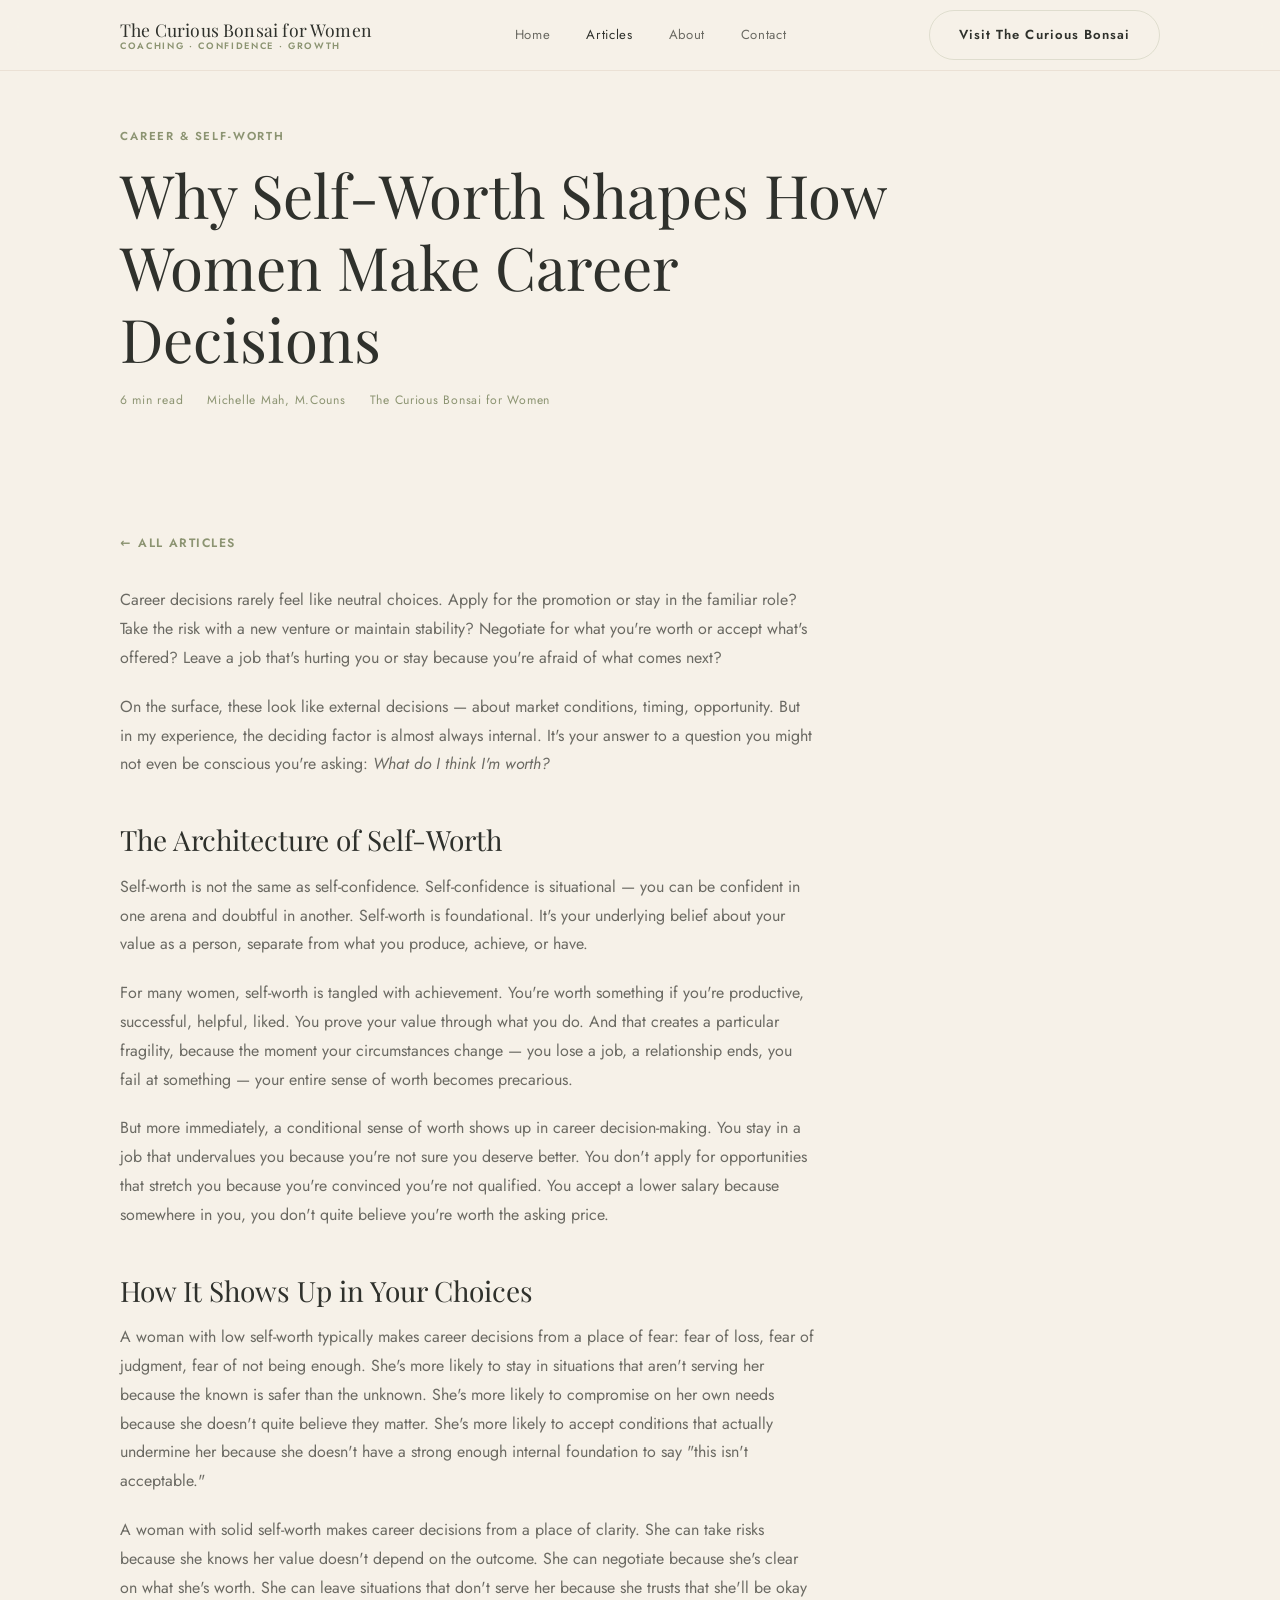
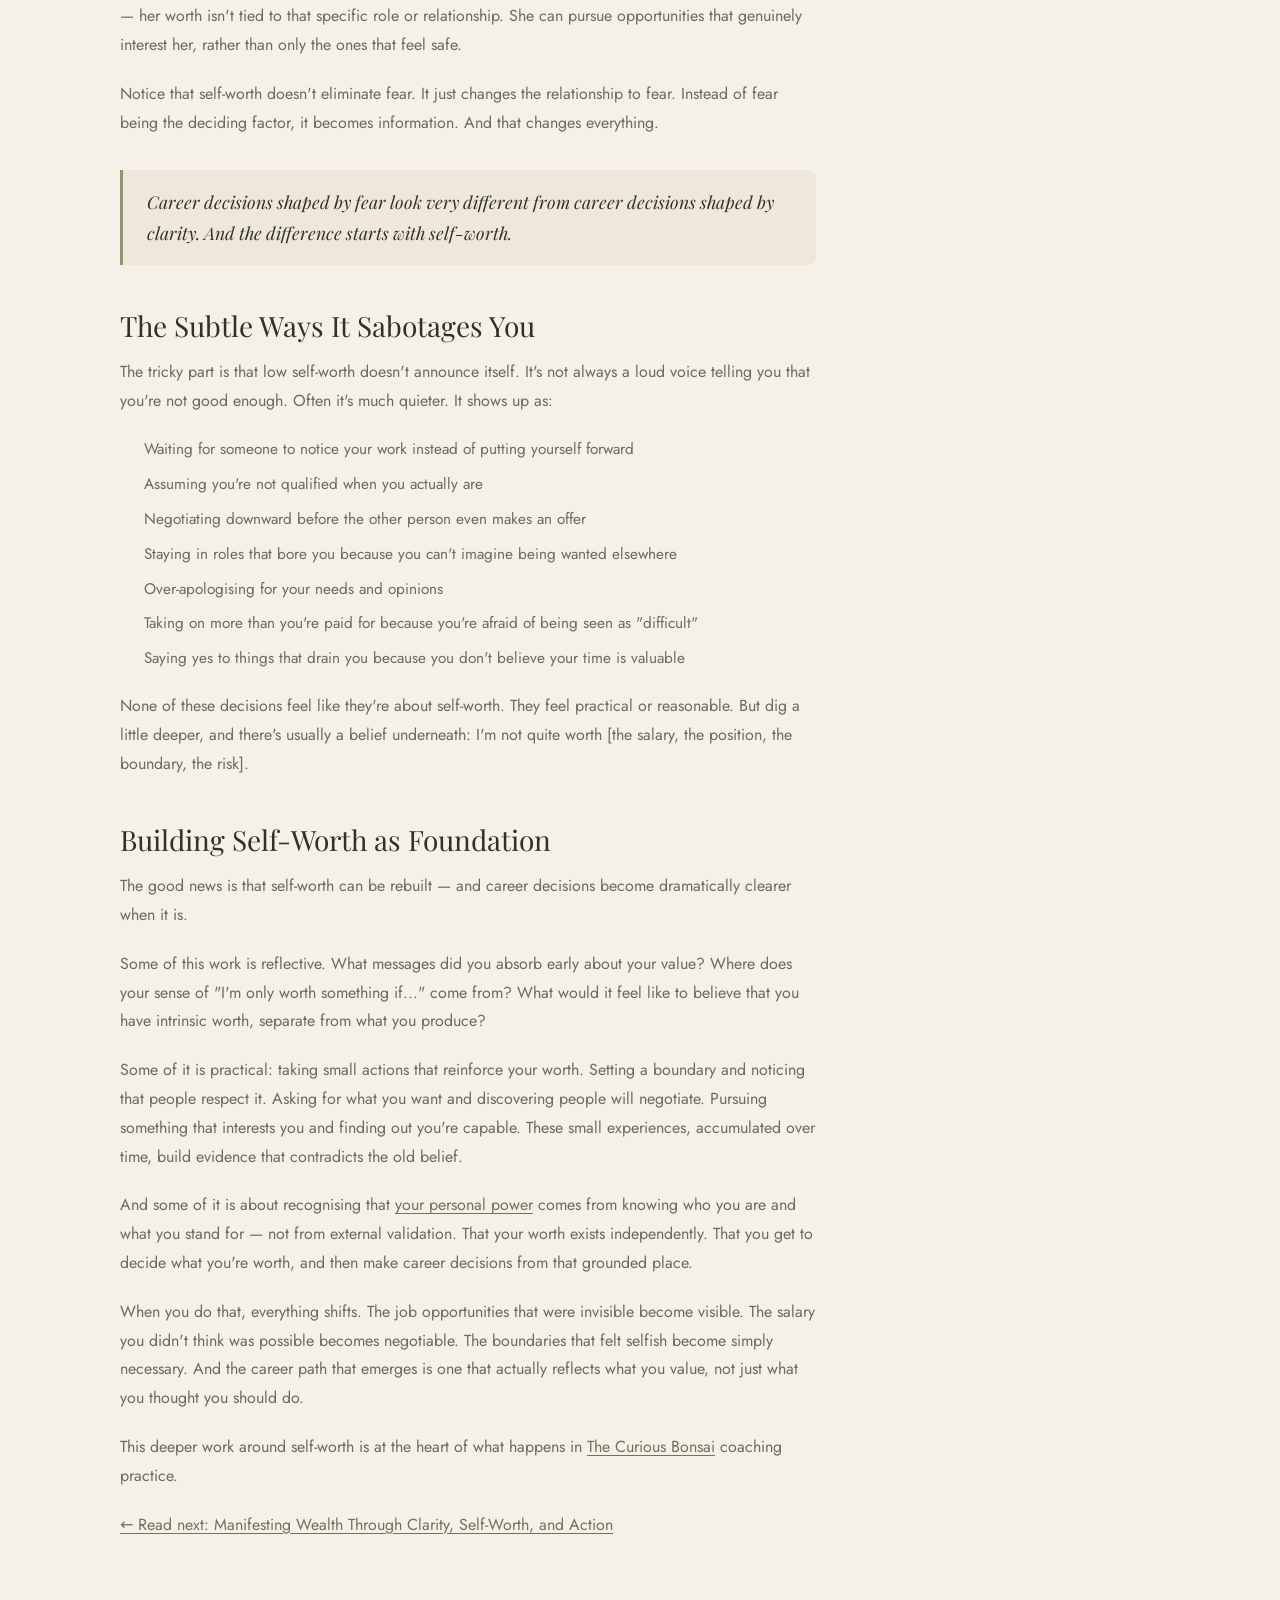
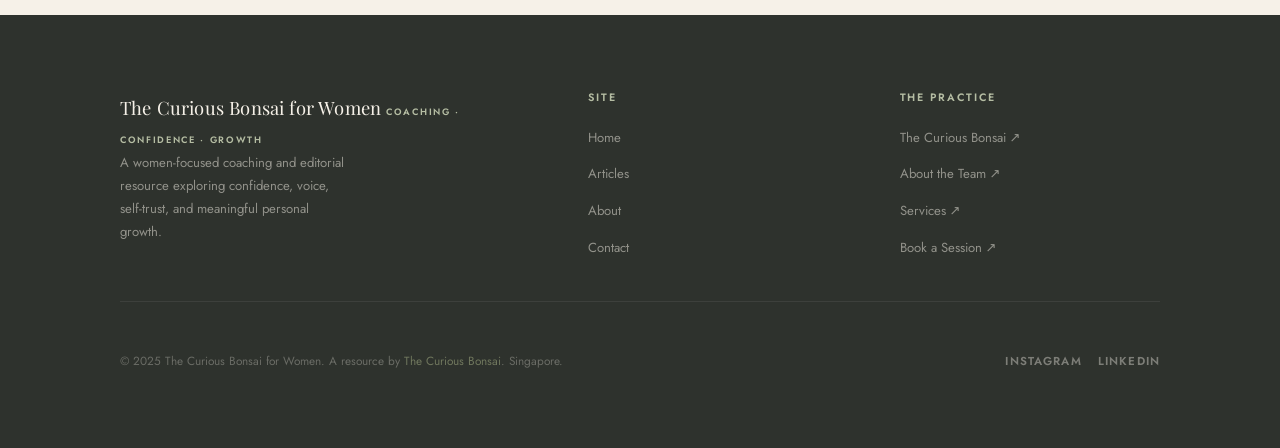
<file: self-worth-career.html>
<!DOCTYPE html>
<html lang="en">
<head>
  <meta charset="UTF-8">
  <meta name="viewport" content="width=device-width, initial-scale=1.0">
  <title>Why Self-Worth Shapes Career Decisions — Women Empowered</title>
  <meta name="description" content="The connection between how you value yourself and the opportunities you pursue, decline, or fail to see is more direct than most people realise.">
  <meta property="og:title" content="Why Self-Worth Shapes How Women Make Career Decisions">
  <meta property="og:type" content="article">
  <link rel="icon" href="favicon.svg" type="image/svg+xml">
  <link rel="preconnect" href="https://fonts.googleapis.com">
  <link rel="preconnect" href="https://fonts.gstatic.com" crossorigin>
  <link rel="stylesheet" href="assets/css/styles.css">
</head>
<body>

<header class="site-header" id="siteHeader">
  <div class="container header-inner">
    <a href="index" class="logo" aria-label="The Curious Bonsai for Women — Home">
      <span class="logo-name">The Curious Bonsai for Women</span>
      <span class="logo-tagline">Coaching · Confidence · Growth</span>
    </a>
    <nav class="primary-nav" aria-label="Primary navigation">
      <a href="index">Home</a>
      <a href="blog" class="active">Articles</a>
      <a href="about">About</a>
      <a href="contact">Contact</a>
    </nav>
    <div class="header-actions">
      <a href="https://thecuriousbonsai.com" target="_blank" rel="noopener" class="btn btn-secondary">Visit The Curious Bonsai</a>
      <button class="nav-toggle" id="navToggle" aria-label="Open navigation" aria-expanded="false" aria-controls="mobileNav">
        <span></span><span></span><span></span>
      </button>
    </div>
  </div>
  <nav class="mobile-nav" id="mobileNav" aria-label="Mobile navigation">
    <a href="index">Home</a>
    <a href="blog">Articles</a>
    <a href="about">About</a>
    <a href="contact">Contact</a>
    <a href="https://thecuriousbonsai.com" target="_blank" rel="noopener" class="btn btn-secondary">Visit The Curious Bonsai</a>
  </nav>
</header>

<div class="post-hero">
  <div class="container">
    <span class="article-cat">Career &amp; Self-Worth</span>
    <h1>Why Self-Worth Shapes How Women Make Career Decisions</h1>
    <div class="post-hero-meta">
      <span>6 min read</span>
      <span>Michelle Mah, M.Couns</span>
      <span>The Curious Bonsai for Women</span>
    </div>
  </div>
</div>

<div class="container">
  <div class="post-layout">

    <article class="post-content">
      <a href="blog" class="post-back">All Articles</a>

      <p>Career decisions rarely feel like neutral choices. Apply for the promotion or stay in the familiar role? Take the risk with a new venture or maintain stability? Negotiate for what you're worth or accept what's offered? Leave a job that's hurting you or stay because you're afraid of what comes next?</p>

      <p>On the surface, these look like external decisions — about market conditions, timing, opportunity. But in my experience, the deciding factor is almost always internal. It's your answer to a question you might not even be conscious you're asking: <em>What do I think I'm worth?</em></p>

      <h2>The Architecture of Self-Worth</h2>

      <p>Self-worth is not the same as self-confidence. Self-confidence is situational — you can be confident in one arena and doubtful in another. Self-worth is foundational. It's your underlying belief about your value as a person, separate from what you produce, achieve, or have.</p>

      <p>For many women, self-worth is tangled with achievement. You're worth something if you're productive, successful, helpful, liked. You prove your value through what you do. And that creates a particular fragility, because the moment your circumstances change — you lose a job, a relationship ends, you fail at something — your entire sense of worth becomes precarious.</p>

      <p>But more immediately, a conditional sense of worth shows up in career decision-making. You stay in a job that undervalues you because you're not sure you deserve better. You don't apply for opportunities that stretch you because you're convinced you're not qualified. You accept a lower salary because somewhere in you, you don't quite believe you're worth the asking price.</p>

      <h2>How It Shows Up in Your Choices</h2>

      <p>A woman with low self-worth typically makes career decisions from a place of fear: fear of loss, fear of judgment, fear of not being enough. She's more likely to stay in situations that aren't serving her because the known is safer than the unknown. She's more likely to compromise on her own needs because she doesn't quite believe they matter. She's more likely to accept conditions that actually undermine her because she doesn't have a strong enough internal foundation to say "this isn't acceptable."</p>

      <p>A woman with solid self-worth makes career decisions from a place of clarity. She can take risks because she knows her value doesn't depend on the outcome. She can negotiate because she's clear on what she's worth. She can leave situations that don't serve her because she trusts that she'll be okay — her worth isn't tied to that specific role or relationship. She can pursue opportunities that genuinely interest her, rather than only the ones that feel safe.</p>

      <p>Notice that self-worth doesn't eliminate fear. It just changes the relationship to fear. Instead of fear being the deciding factor, it becomes information. And that changes everything.</p>

      <blockquote>
        <p>Career decisions shaped by fear look very different from career decisions shaped by clarity. And the difference starts with self-worth.</p>
      </blockquote>

      <h2>The Subtle Ways It Sabotages You</h2>

      <p>The tricky part is that low self-worth doesn't announce itself. It's not always a loud voice telling you that you're not good enough. Often it's much quieter. It shows up as:</p>

      <ul>
        <li>Waiting for someone to notice your work instead of putting yourself forward</li>
        <li>Assuming you're not qualified when you actually are</li>
        <li>Negotiating downward before the other person even makes an offer</li>
        <li>Staying in roles that bore you because you can't imagine being wanted elsewhere</li>
        <li>Over-apologising for your needs and opinions</li>
        <li>Taking on more than you're paid for because you're afraid of being seen as "difficult"</li>
        <li>Saying yes to things that drain you because you don't believe your time is valuable</li>
      </ul>

      <p>None of these decisions feel like they're about self-worth. They feel practical or reasonable. But dig a little deeper, and there's usually a belief underneath: I'm not quite worth [the salary, the position, the boundary, the risk].</p>

      <h2>Building Self-Worth as Foundation</h2>

      <p>The good news is that self-worth can be rebuilt — and career decisions become dramatically clearer when it is.</p>

      <p>Some of this work is reflective. What messages did you absorb early about your value? Where does your sense of "I'm only worth something if..." come from? What would it feel like to believe that you have intrinsic worth, separate from what you produce?</p>

      <p>Some of it is practical: taking small actions that reinforce your worth. Setting a boundary and noticing that people respect it. Asking for what you want and discovering people will negotiate. Pursuing something that interests you and finding out you're capable. These small experiences, accumulated over time, build evidence that contradicts the old belief.</p>

      <p>And some of it is about recognising that <a href="reclaiming-personal-power">your personal power</a> comes from knowing who you are and what you stand for — not from external validation. That your worth exists independently. That you get to decide what you're worth, and then make career decisions from that grounded place.</p>

      <p>When you do that, everything shifts. The job opportunities that were invisible become visible. The salary you didn't think was possible becomes negotiable. The boundaries that felt selfish become simply necessary. And the career path that emerges is one that actually reflects what you value, not just what you thought you should do.</p>

      <p>This deeper work around self-worth is at the heart of what happens in <a href="https://thecuriousbonsai.com/" target="_blank" rel="noopener">The Curious Bonsai</a> coaching practice.</p>

      <div class="post-nav">
        <a href="wealth-and-worth" class="post-nav-link">← Read next: Manifesting Wealth Through Clarity, Self-Worth, and Action</a>
      </div>

    </article>

  </div>
</div>

<footer class="site-footer">
  <div class="container">
    <div class="footer-top">
      <div class="footer-brand">
        <span class="logo-name">The Curious Bonsai for Women</span>
        <span class="logo-tagline">Coaching · Confidence · Growth</span>
        <p>A women-focused coaching and editorial resource exploring confidence, voice, self-trust, and meaningful personal growth.</p>
      </div>
      <div class="footer-col">
        <h5>Site</h5>
        <ul>
          <li><a href="index">Home</a></li>
          <li><a href="blog">Articles</a></li>
          <li><a href="about">About</a></li>
          <li><a href="contact">Contact</a></li>
        </ul>
      </div>
      <div class="footer-col">
        <h5>The Practice</h5>
        <ul>
          <li><a href="https://thecuriousbonsai.com" target="_blank" rel="noopener">The Curious Bonsai ↗</a></li>
          <li><a href="https://thecuriousbonsai.com/about" target="_blank" rel="noopener">About the Team ↗</a></li>
          <li><a href="https://thecuriousbonsai.com/services" target="_blank" rel="noopener">Services ↗</a></li>
          <li><a href="https://thecuriousbonsai.com/contact" target="_blank" rel="noopener">Book a Session ↗</a></li>
        </ul>
      </div>
    </div>
    <div class="footer-bottom">
      <p>© 2025 The Curious Bonsai for Women. A resource by <a href="https://thecuriousbonsai.com" target="_blank" rel="noopener">The Curious Bonsai</a>. Singapore.</p>
      <div class="footer-social">
        <a href="#" aria-label="Instagram (placeholder)">Instagram</a>
        <a href="#" aria-label="LinkedIn (placeholder)">LinkedIn</a>
      </div>
    </div>
  </div>
</footer>

<script src="assets/js/main.js"></script>
</body>
</html>
</file>
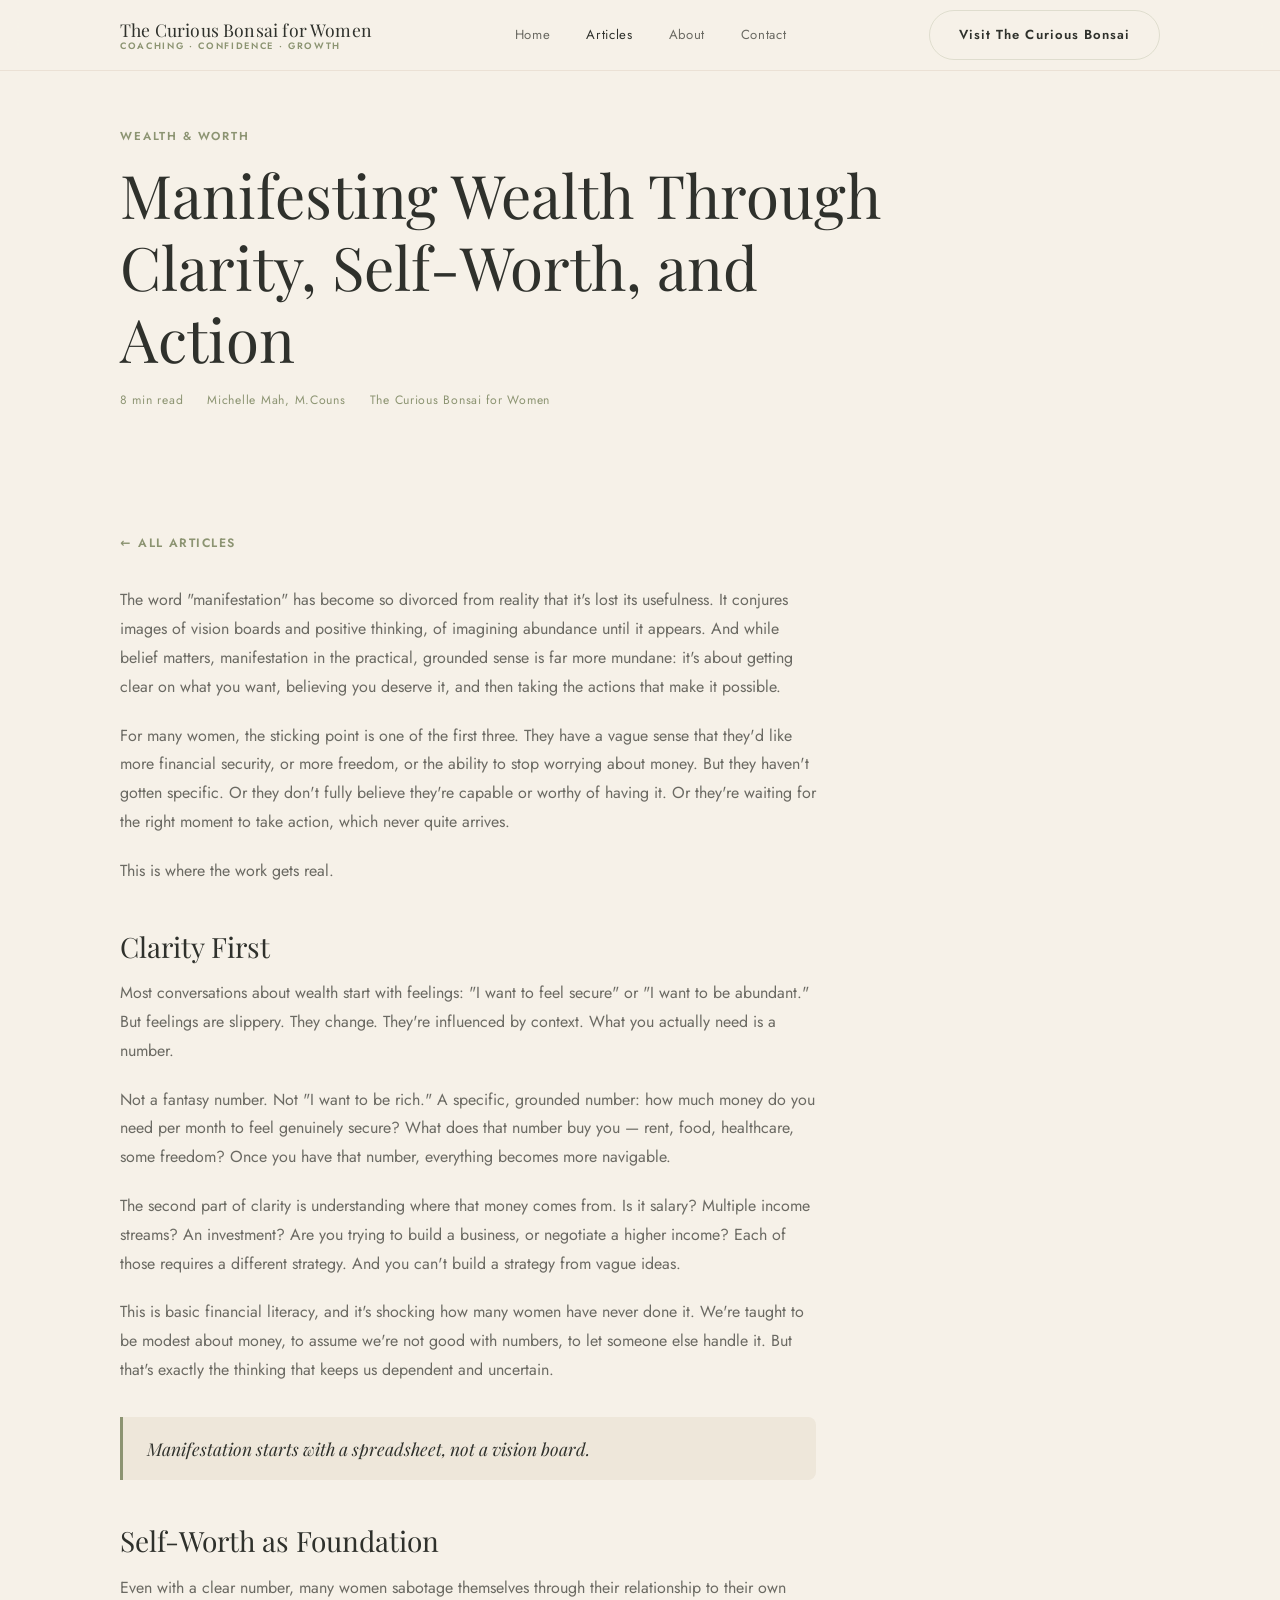
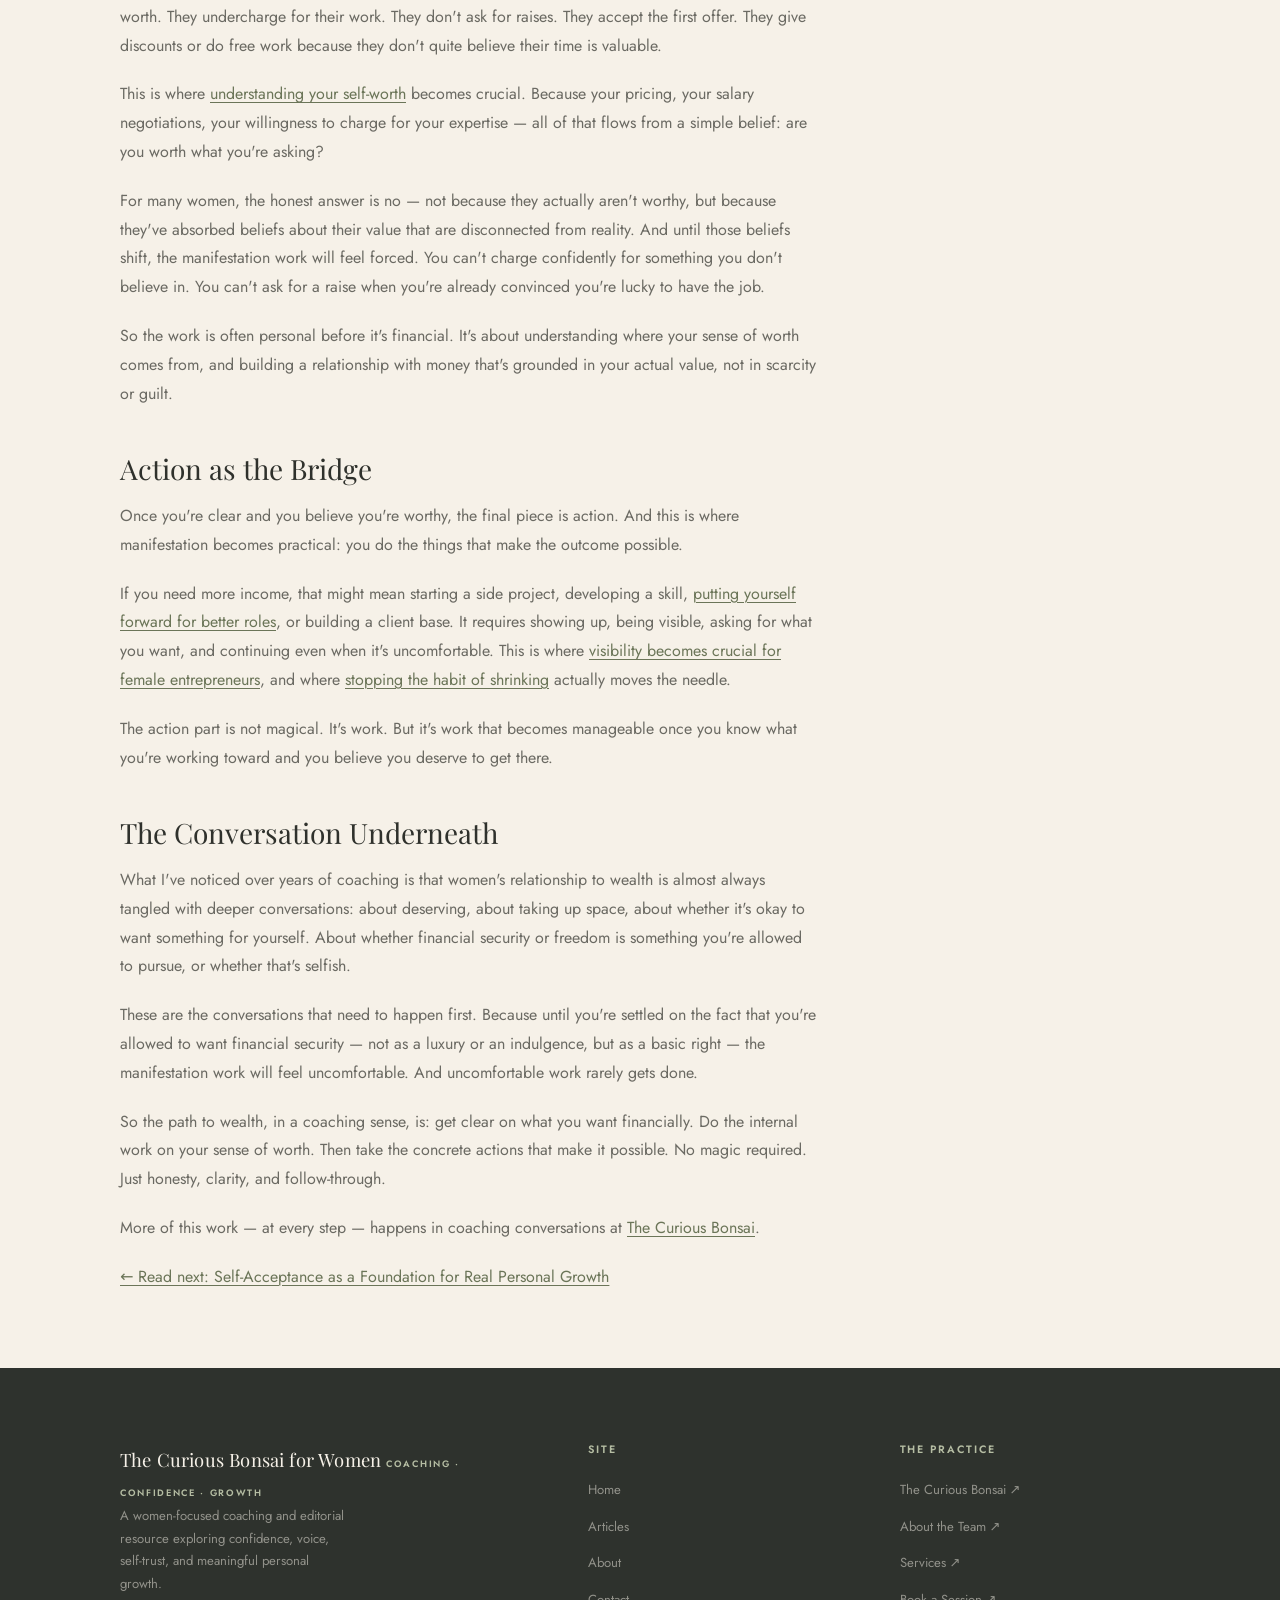
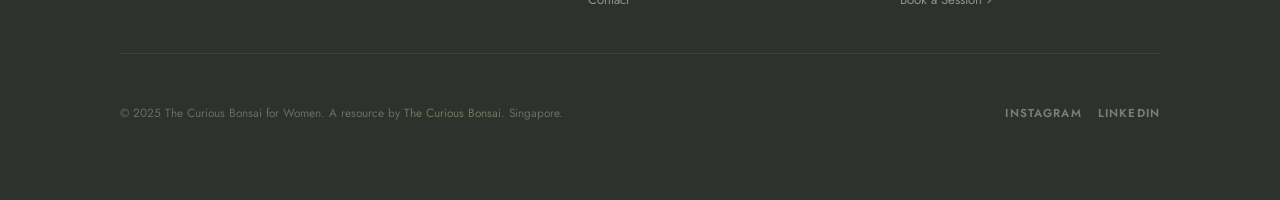
<file: wealth-and-worth.html>
<!DOCTYPE html>
<html lang="en">
<head>
  <meta charset="UTF-8">
  <meta name="viewport" content="width=device-width, initial-scale=1.0">
  <title>Manifesting Wealth Through Clarity, Self-Worth, and Action — Women Empowered</title>
  <meta name="description" content="The language of manifestation is often vague where it matters most. A grounded look at what actually moves the needle — and why clarity and worth come first.">
  <meta property="og:title" content="Manifesting Wealth Through Clarity, Self-Worth, and Action">
  <meta property="og:type" content="article">
  <link rel="icon" href="favicon.svg" type="image/svg+xml">
  <link rel="preconnect" href="https://fonts.googleapis.com">
  <link rel="preconnect" href="https://fonts.gstatic.com" crossorigin>
  <link rel="stylesheet" href="assets/css/styles.css">
</head>
<body>

<header class="site-header" id="siteHeader">
  <div class="container header-inner">
    <a href="index" class="logo" aria-label="The Curious Bonsai for Women — Home">
      <span class="logo-name">The Curious Bonsai for Women</span>
      <span class="logo-tagline">Coaching · Confidence · Growth</span>
    </a>
    <nav class="primary-nav" aria-label="Primary navigation">
      <a href="index">Home</a>
      <a href="blog" class="active">Articles</a>
      <a href="about">About</a>
      <a href="contact">Contact</a>
    </nav>
    <div class="header-actions">
      <a href="https://thecuriousbonsai.com" target="_blank" rel="noopener" class="btn btn-secondary">Visit The Curious Bonsai</a>
      <button class="nav-toggle" id="navToggle" aria-label="Open navigation" aria-expanded="false" aria-controls="mobileNav">
        <span></span><span></span><span></span>
      </button>
    </div>
  </div>
  <nav class="mobile-nav" id="mobileNav" aria-label="Mobile navigation">
    <a href="index">Home</a>
    <a href="blog">Articles</a>
    <a href="about">About</a>
    <a href="contact">Contact</a>
    <a href="https://thecuriousbonsai.com" target="_blank" rel="noopener" class="btn btn-secondary">Visit The Curious Bonsai</a>
  </nav>
</header>

<div class="post-hero">
  <div class="container">
    <span class="article-cat">Wealth &amp; Worth</span>
    <h1>Manifesting Wealth Through Clarity, Self-Worth, and Action</h1>
    <div class="post-hero-meta">
      <span>8 min read</span>
      <span>Michelle Mah, M.Couns</span>
      <span>The Curious Bonsai for Women</span>
    </div>
  </div>
</div>

<div class="container">
  <div class="post-layout">

    <article class="post-content">
      <a href="blog" class="post-back">All Articles</a>

      <p>The word "manifestation" has become so divorced from reality that it's lost its usefulness. It conjures images of vision boards and positive thinking, of imagining abundance until it appears. And while belief matters, manifestation in the practical, grounded sense is far more mundane: it's about getting clear on what you want, believing you deserve it, and then taking the actions that make it possible.</p>

      <p>For many women, the sticking point is one of the first three. They have a vague sense that they'd like more financial security, or more freedom, or the ability to stop worrying about money. But they haven't gotten specific. Or they don't fully believe they're capable or worthy of having it. Or they're waiting for the right moment to take action, which never quite arrives.</p>

      <p>This is where the work gets real.</p>

      <h2>Clarity First</h2>

      <p>Most conversations about wealth start with feelings: "I want to feel secure" or "I want to be abundant." But feelings are slippery. They change. They're influenced by context. What you actually need is a number.</p>

      <p>Not a fantasy number. Not "I want to be rich." A specific, grounded number: how much money do you need per month to feel genuinely secure? What does that number buy you — rent, food, healthcare, some freedom? Once you have that number, everything becomes more navigable.</p>

      <p>The second part of clarity is understanding where that money comes from. Is it salary? Multiple income streams? An investment? Are you trying to build a business, or negotiate a higher income? Each of those requires a different strategy. And you can't build a strategy from vague ideas.</p>

      <p>This is basic financial literacy, and it's shocking how many women have never done it. We're taught to be modest about money, to assume we're not good with numbers, to let someone else handle it. But that's exactly the thinking that keeps us dependent and uncertain.</p>

      <blockquote>
        <p>Manifestation starts with a spreadsheet, not a vision board.</p>
      </blockquote>

      <h2>Self-Worth as Foundation</h2>

      <p>Even with a clear number, many women sabotage themselves through their relationship to their own worth. They undercharge for their work. They don't ask for raises. They accept the first offer. They give discounts or do free work because they don't quite believe their time is valuable.</p>

      <p>This is where <a href="self-worth-career">understanding your self-worth</a> becomes crucial. Because your pricing, your salary negotiations, your willingness to charge for your expertise — all of that flows from a simple belief: are you worth what you're asking?</p>

      <p>For many women, the honest answer is no — not because they actually aren't worthy, but because they've absorbed beliefs about their value that are disconnected from reality. And until those beliefs shift, the manifestation work will feel forced. You can't charge confidently for something you don't believe in. You can't ask for a raise when you're already convinced you're lucky to have the job.</p>

      <p>So the work is often personal before it's financial. It's about understanding where your sense of worth comes from, and building a relationship with money that's grounded in your actual value, not in scarcity or guilt.</p>

      <h2>Action as the Bridge</h2>

      <p>Once you're clear and you believe you're worthy, the final piece is action. And this is where manifestation becomes practical: you do the things that make the outcome possible.</p>

      <p>If you need more income, that might mean starting a side project, developing a skill, <a href="https://thecuriousbonsai.com/career-confidence-coach-for-women/" target="_blank" rel="noopener">putting yourself forward for better roles</a>, or building a client base. It requires showing up, being visible, asking for what you want, and continuing even when it's uncomfortable. This is where <a href="female-entrepreneurs">visibility becomes crucial for female entrepreneurs</a>, and where <a href="professional-confidence">stopping the habit of shrinking</a> actually moves the needle.</p>

      <p>The action part is not magical. It's work. But it's work that becomes manageable once you know what you're working toward and you believe you deserve to get there.</p>

      <h2>The Conversation Underneath</h2>

      <p>What I've noticed over years of coaching is that women's relationship to wealth is almost always tangled with deeper conversations: about deserving, about taking up space, about whether it's okay to want something for yourself. About whether financial security or freedom is something you're allowed to pursue, or whether that's selfish.</p>

      <p>These are the conversations that need to happen first. Because until you're settled on the fact that you're allowed to want financial security — not as a luxury or an indulgence, but as a basic right — the manifestation work will feel uncomfortable. And uncomfortable work rarely gets done.</p>

      <p>So the path to wealth, in a coaching sense, is: get clear on what you want financially. Do the internal work on your sense of worth. Then take the concrete actions that make it possible. No magic required. Just honesty, clarity, and follow-through.</p>

      <p>More of this work — at every step — happens in coaching conversations at <a href="https://thecuriousbonsai.com/" target="_blank" rel="noopener">The Curious Bonsai</a>.</p>

      <div class="post-nav">
        <a href="self-acceptance" class="post-nav-link">← Read next: Self-Acceptance as a Foundation for Real Personal Growth</a>
      </div>

    </article>

  </div>
</div>

<footer class="site-footer">
  <div class="container">
    <div class="footer-top">
      <div class="footer-brand">
        <span class="logo-name">The Curious Bonsai for Women</span>
        <span class="logo-tagline">Coaching · Confidence · Growth</span>
        <p>A women-focused coaching and editorial resource exploring confidence, voice, self-trust, and meaningful personal growth.</p>
      </div>
      <div class="footer-col">
        <h5>Site</h5>
        <ul>
          <li><a href="index">Home</a></li>
          <li><a href="blog">Articles</a></li>
          <li><a href="about">About</a></li>
          <li><a href="contact">Contact</a></li>
        </ul>
      </div>
      <div class="footer-col">
        <h5>The Practice</h5>
        <ul>
          <li><a href="https://thecuriousbonsai.com" target="_blank" rel="noopener">The Curious Bonsai ↗</a></li>
          <li><a href="https://thecuriousbonsai.com/about" target="_blank" rel="noopener">About the Team ↗</a></li>
          <li><a href="https://thecuriousbonsai.com/services" target="_blank" rel="noopener">Services ↗</a></li>
          <li><a href="https://thecuriousbonsai.com/contact" target="_blank" rel="noopener">Book a Session ↗</a></li>
        </ul>
      </div>
    </div>
    <div class="footer-bottom">
      <p>© 2025 The Curious Bonsai for Women. A resource by <a href="https://thecuriousbonsai.com" target="_blank" rel="noopener">The Curious Bonsai</a>. Singapore.</p>
      <div class="footer-social">
        <a href="#" aria-label="Instagram (placeholder)">Instagram</a>
        <a href="#" aria-label="LinkedIn (placeholder)">LinkedIn</a>
      </div>
    </div>
  </div>
</footer>

<script src="assets/js/main.js"></script>
</body>
</html>
</file>
<file: assets/css/styles.css>
/* ============================================================
   The Curious Bonsai for Women — Stylesheet
   Style: Soft editorial luxury · Warm neutrals · Grounded feminine
   ============================================================ */

@import url('https://fonts.googleapis.com/css2?family=Playfair+Display:ital,wght@0,400;0,500;0,600;1,400;1,500&family=Jost:wght@300;400;500;600&display=swap');

/* ── CSS Custom Properties ─────────────────────────── */
:root {
  /* Palette */
  --cream:        #F6F1E8;
  --cream-deep:   #EEE7DA;
  --sage:         #8C9472;
  --sage-dark:    #6B7558;
  --sage-light:   #B5BDA3;
  --clay:         #C9B19E;
  --clay-light:   #E2D5C8;
  --text-dark:    #2F312C;
  --text-mid:     #6B6A63;
  --text-light:   #9E9D97;
  --footer-bg:    #2E322D;
  --white:        #FDFAF5;
  --border:       rgba(140,148,114,0.22);
  --border-soft:  rgba(201,177,158,0.25);

  /* Typography */
  --font-serif:   'Playfair Display', Georgia, serif;
  --font-sans:    'Jost', system-ui, sans-serif;

  /* Spacing */
  --space-xs:     0.5rem;
  --space-sm:     1rem;
  --space-md:     1.75rem;
  --space-lg:     3rem;
  --space-xl:     5rem;
  --space-2xl:    7.5rem;

  /* Layout */
  --max-w:        1120px;
  --max-w-text:   680px;
  --radius:       8px;
  --radius-lg:    14px;

  /* Shadows */
  --shadow-sm:    0 2px 12px rgba(47,49,44,0.06);
  --shadow-md:    0 8px 32px rgba(47,49,44,0.09);
  --shadow-lg:    0 16px 48px rgba(47,49,44,0.12);

  /* Transitions */
  --transition:   0.25s ease;
}

/* ── Reset ─────────────────────────────────────────── */
*, *::before, *::after { box-sizing: border-box; margin: 0; padding: 0; }
html { scroll-behavior: smooth; -webkit-text-size-adjust: 100%; }
body {
  font-family: var(--font-sans);
  font-size: 1rem;
  line-height: 1.75;
  color: var(--text-dark);
  background: var(--cream);
  -webkit-font-smoothing: antialiased;
}
img { display: block; max-width: 100%; height: auto; }
a { color: inherit; text-decoration: none; }
ul { list-style: none; }
button { cursor: pointer; font-family: var(--font-sans); }

/* ── Focus States (Accessibility) ──────────────────── */
:focus-visible {
  outline: 2px solid var(--sage);
  outline-offset: 3px;
  border-radius: 3px;
}

/* ── Typography ────────────────────────────────────── */
h1, h2, h3, h4, h5 {
  font-family: var(--font-serif);
  font-weight: 400;
  line-height: 1.2;
  color: var(--text-dark);
}
h1 { font-size: clamp(2.2rem, 5vw, 3.75rem); }
h2 { font-size: clamp(1.7rem, 3.5vw, 2.6rem); }
h3 { font-size: clamp(1.2rem, 2.5vw, 1.6rem); }
h4 { font-size: 1.1rem; font-weight: 500; }
h5 { font-size: 0.95rem; font-weight: 600; font-family: var(--font-sans); letter-spacing: 0.08em; }

p { color: var(--text-mid); line-height: 1.8; }
p + p { margin-top: 1rem; }

.eyebrow {
  display: block;
  font-family: var(--font-sans);
  font-size: 0.7rem;
  font-weight: 600;
  letter-spacing: 0.2em;
  text-transform: uppercase;
  color: var(--sage);
  margin-bottom: 0.75rem;
}

.text-lead {
  font-size: clamp(1rem, 1.8vw, 1.15rem);
  line-height: 1.85;
  color: var(--text-mid);
}

/* ── Layout ────────────────────────────────────────── */
.container {
  width: 100%;
  max-width: var(--max-w);
  margin-inline: auto;
  padding-inline: clamp(1.25rem, 4vw, 2.5rem);
}
.section { padding-block: clamp(4rem, 8vw, 6.5rem); }
.section--sm { padding-block: clamp(2.5rem, 5vw, 4rem); }
.section--dark {
  background: var(--footer-bg);
  color: var(--cream);
}
.section--cream-deep { background: var(--cream-deep); }

.grid-2 {
  display: grid;
  grid-template-columns: 1fr 1fr;
  gap: clamp(2rem, 4vw, 4rem);
}
.grid-3 {
  display: grid;
  grid-template-columns: repeat(3, 1fr);
  gap: clamp(1.25rem, 2.5vw, 2rem);
}

/* ── Buttons ───────────────────────────────────────── */
.btn {
  display: inline-flex;
  align-items: center;
  gap: 0.45rem;
  font-family: var(--font-sans);
  font-size: 0.82rem;
  font-weight: 600;
  letter-spacing: 0.08em;
  padding: 0.8rem 1.8rem;
  border-radius: 100px;
  border: 1.5px solid transparent;
  transition: all var(--transition);
  white-space: nowrap;
}
.btn-primary {
  background: var(--text-dark);
  color: var(--cream);
  border-color: var(--text-dark);
}
.btn-primary:hover {
  background: var(--sage-dark);
  border-color: var(--sage-dark);
  transform: translateY(-1px);
  box-shadow: var(--shadow-sm);
}
.btn-secondary {
  background: transparent;
  color: var(--text-dark);
  border-color: var(--border);
}
.btn-secondary:hover {
  border-color: var(--sage);
  background: rgba(140,148,114,0.08);
}
.btn-ghost {
  background: transparent;
  border-color: transparent;
  color: var(--sage-dark);
  padding-inline: 0;
  font-size: 0.8rem;
  letter-spacing: 0.12em;
}
.btn-ghost::after { content: ' →'; transition: transform var(--transition); display: inline-block; }
.btn-ghost:hover { color: var(--text-dark); }
.btn-ghost:hover::after { transform: translateX(4px); }

/* ── Navigation ────────────────────────────────────── */
.site-header {
  position: fixed;
  top: 0; left: 0; right: 0;
  z-index: 200;
  background: rgba(246,241,232,0.93);
  backdrop-filter: blur(14px);
  -webkit-backdrop-filter: blur(14px);
  border-bottom: 1px solid var(--border-soft);
  transition: box-shadow var(--transition);
}
.site-header.scrolled { box-shadow: var(--shadow-sm); }

.header-inner {
  display: flex;
  align-items: center;
  justify-content: space-between;
  height: 70px;
  gap: 1.5rem;
}

.logo {
  display: flex;
  flex-direction: column;
  line-height: 1.2;
  flex-shrink: 0;
}
.logo-name {
  font-family: var(--font-serif);
  font-size: 1.1rem;
  color: var(--text-dark);
  letter-spacing: 0.01em;
}
.logo-tagline {
  font-size: 0.58rem;
  font-weight: 600;
  letter-spacing: 0.18em;
  text-transform: uppercase;
  color: var(--sage);
}

.primary-nav { display: flex; align-items: center; gap: 2.25rem; }
.primary-nav a {
  font-size: 0.82rem;
  font-weight: 400;
  letter-spacing: 0.05em;
  color: var(--text-mid);
  transition: color var(--transition);
}
.primary-nav a:hover, .primary-nav a.active { color: var(--text-dark); }

.header-actions { display: flex; align-items: center; gap: 1rem; }

.nav-toggle {
  display: none;
  flex-direction: column;
  gap: 5px;
  background: none;
  border: none;
  padding: 4px;
  aria-label: "Toggle navigation";
}
.nav-toggle span {
  display: block;
  width: 22px;
  height: 1.5px;
  background: var(--text-dark);
  transition: all var(--transition);
}
.nav-toggle.open span:nth-child(1) { transform: translateY(6.5px) rotate(45deg); }
.nav-toggle.open span:nth-child(2) { opacity: 0; }
.nav-toggle.open span:nth-child(3) { transform: translateY(-6.5px) rotate(-45deg); }

.mobile-nav {
  display: none;
  flex-direction: column;
  background: var(--cream);
  border-top: 1px solid var(--border-soft);
  padding: 1.5rem 2rem 2rem;
  gap: 1.25rem;
}
.mobile-nav.open { display: flex; }
.mobile-nav a {
  font-size: 0.9rem;
  color: var(--text-mid);
  letter-spacing: 0.05em;
  transition: color var(--transition);
}
.mobile-nav a:hover { color: var(--text-dark); }
.mobile-nav .btn { align-self: flex-start; margin-top: 0.5rem; }

/* ── Hero ──────────────────────────────────────────── */
.hero {
  padding-top: calc(70px + clamp(3.5rem, 7vw, 6rem));
  padding-bottom: clamp(3.5rem, 7vw, 6rem);
  background: var(--cream);
  position: relative;
  overflow: hidden;
}

.hero-bg {
  position: absolute;
  inset: 0;
  pointer-events: none;
  overflow: hidden;
}
.hero-bg-circle {
  position: absolute;
  border-radius: 50%;
  background: radial-gradient(circle, var(--clay-light) 0%, transparent 70%);
  opacity: 0.4;
}
.hero-bg-circle:nth-child(1) { width: 700px; height: 700px; top: -200px; right: -150px; }
.hero-bg-circle:nth-child(2) { width: 400px; height: 400px; bottom: -100px; left: -80px; opacity: 0.25; }

.hero-inner {
  display: grid;
  grid-template-columns: 1.1fr 0.9fr;
  gap: clamp(3rem, 6vw, 5rem);
  align-items: center;
  position: relative;
}

.hero-label {
  display: inline-flex;
  align-items: center;
  gap: 0.6rem;
  font-size: 0.7rem;
  font-weight: 600;
  letter-spacing: 0.18em;
  text-transform: uppercase;
  color: var(--clay);
  margin-bottom: 1.25rem;
}
.hero-label::before {
  content: '';
  display: block;
  width: 28px; height: 1px;
  background: var(--clay);
}

.hero h1 { margin-bottom: 1.4rem; }
.hero h1 em { font-style: italic; color: var(--sage); }
.hero-desc {
  font-size: clamp(1rem, 1.8vw, 1.12rem);
  line-height: 1.85;
  color: var(--text-mid);
  margin-bottom: 2.25rem;
  max-width: 50ch;
}
.hero-actions { display: flex; gap: 1rem; flex-wrap: wrap; }

.hero-image {
  position: relative;
  border-radius: var(--radius-lg);
  overflow: hidden;
  aspect-ratio: 4/5;
  background: var(--cream-deep);
}
.hero-image img {
  width: 100%; height: 100%;
  object-fit: cover;
}
.hero-image-placeholder {
  width: 100%; height: 100%;
  display: flex;
  flex-direction: column;
  align-items: center;
  justify-content: center;
  gap: 0.75rem;
  color: var(--text-light);
  font-size: 0.8rem;
  letter-spacing: 0.1em;
  text-transform: uppercase;
  background: linear-gradient(160deg, var(--cream-deep), var(--clay-light));
}
.hero-image-placeholder svg { opacity: 0.35; }

/* ── Section Headings ──────────────────────────────── */
.section-heading {
  margin-bottom: clamp(2.5rem, 5vw, 4rem);
}
.section-heading.centered {
  text-align: center;
  max-width: 620px;
  margin-inline: auto;
  margin-bottom: clamp(2.5rem, 5vw, 4rem);
}
.section-heading h2 { margin-bottom: 0.75rem; }
.section-heading p { max-width: 58ch; }
.section-heading.centered p { margin-inline: auto; }

/* ── Intro / Positioning Section ───────────────────── */
.intro-section .intro-grid {
  display: grid;
  grid-template-columns: 1fr 1fr;
  gap: clamp(2.5rem, 5vw, 5rem);
  align-items: start;
}
.intro-section .intro-text h2 { margin-bottom: 1.25rem; }

.theme-tags {
  display: flex;
  flex-wrap: wrap;
  gap: 0.5rem;
  margin-top: 1.5rem;
}
.theme-tag {
  font-size: 0.72rem;
  font-weight: 500;
  letter-spacing: 0.1em;
  text-transform: uppercase;
  padding: 0.35rem 0.9rem;
  border-radius: 100px;
  background: var(--cream-deep);
  border: 1px solid var(--border);
  color: var(--sage-dark);
  transition: all var(--transition);
}
.theme-tag:hover {
  background: var(--sage);
  color: var(--cream);
  border-color: var(--sage);
}

.intro-quote {
  padding: 2.25rem;
  background: var(--cream-deep);
  border-left: 3px solid var(--sage);
  border-radius: 0 var(--radius-lg) var(--radius-lg) 0;
}
.intro-quote blockquote {
  font-family: var(--font-serif);
  font-size: clamp(1.1rem, 2vw, 1.3rem);
  font-style: italic;
  color: var(--text-dark);
  line-height: 1.65;
  margin-bottom: 0.75rem;
}
.intro-quote cite { font-size: 0.78rem; color: var(--sage); font-style: normal; letter-spacing: 0.08em; }

/* ── Theme Cards Grid ──────────────────────────────── */
.themes-grid {
  display: grid;
  grid-template-columns: repeat(auto-fit, minmax(270px, 1fr));
  gap: 1.25rem;
}

.theme-card {
  background: var(--white);
  border: 1px solid var(--border-soft);
  border-radius: var(--radius-lg);
  padding: 2rem 1.75rem 1.75rem;
  transition: transform var(--transition), box-shadow var(--transition), border-color var(--transition);
}
.theme-card:hover {
  transform: translateY(-3px);
  box-shadow: var(--shadow-md);
  border-color: rgba(140,148,114,0.35);
}
.theme-card-icon {
  width: 42px; height: 42px;
  border-radius: 10px;
  background: var(--cream-deep);
  border: 1px solid var(--border);
  display: flex; align-items: center; justify-content: center;
  margin-bottom: 1.25rem;
  font-size: 1rem;
}
.theme-card h3 { font-size: 1.15rem; margin-bottom: 0.6rem; }
.theme-card p { font-size: 0.86rem; line-height: 1.72; margin-bottom: 1rem; }

/* ── Founder Section ───────────────────────────────── */
.founder-section { background: var(--cream-deep); }
.founder-inner {
  display: grid;
  grid-template-columns: 340px 1fr;
  gap: clamp(3rem, 6vw, 5rem);
  align-items: center;
}
.founder-image {
  position: relative;
  border-radius: var(--radius-lg);
  overflow: hidden;
  aspect-ratio: 3/4;
  background: var(--clay-light);
}
.founder-image img { width: 100%; height: 100%; object-fit: cover; }
.founder-image-placeholder {
  width: 100%; height: 100%;
  display: flex;
  flex-direction: column;
  align-items: center;
  justify-content: center;
  gap: 0.75rem;
  color: var(--text-light);
  font-size: 0.78rem;
  letter-spacing: 0.1em;
  text-transform: uppercase;
  background: linear-gradient(160deg, var(--clay-light), var(--cream-deep));
}

.founder-text .eyebrow { color: var(--clay); }
.founder-text h2 { margin-bottom: 1.25rem; }
.founder-text p { margin-bottom: 1rem; }
.founder-name {
  font-family: var(--font-serif);
  font-size: 1.1rem;
  color: var(--text-dark);
  font-style: italic;
  margin-bottom: 0.25rem;
}
.founder-title {
  font-size: 0.75rem;
  font-weight: 600;
  letter-spacing: 0.12em;
  text-transform: uppercase;
  color: var(--sage);
}

/* ── Article Cards ─────────────────────────────────── */
.articles-grid {
  display: grid;
  grid-template-columns: repeat(auto-fill, minmax(310px, 1fr));
  gap: 1.5rem;
}

.article-card {
  display: flex;
  flex-direction: column;
  background: var(--white);
  border: 1px solid var(--border-soft);
  border-radius: var(--radius-lg);
  overflow: hidden;
  transition: transform var(--transition), box-shadow var(--transition);
}
.article-card:hover {
  transform: translateY(-4px);
  box-shadow: var(--shadow-md);
}

.article-card-thumb {
  aspect-ratio: 16/9;
  background: var(--cream-deep);
  overflow: hidden;
  position: relative;
}
.article-card-thumb img { width: 100%; height: 100%; object-fit: cover; transition: transform 0.4s ease; }
.article-card:hover .article-card-thumb img { transform: scale(1.04); }
.article-card-thumb-placeholder {
  width: 100%; height: 100%;
  display: flex;
  align-items: center;
  justify-content: center;
  font-size: 0.72rem;
  letter-spacing: 0.1em;
  text-transform: uppercase;
  color: var(--text-light);
}

.article-card-body {
  padding: 1.5rem 1.75rem 1.75rem;
  display: flex;
  flex-direction: column;
  flex: 1;
}
.article-cat {
  font-size: 0.65rem;
  font-weight: 600;
  letter-spacing: 0.16em;
  text-transform: uppercase;
  color: var(--sage);
  margin-bottom: 0.5rem;
  display: block;
}
.article-card h3 { font-size: 1.1rem; margin-bottom: 0.6rem; transition: color var(--transition); }
.article-card:hover h3 { color: var(--sage-dark); }
.article-card p { font-size: 0.84rem; line-height: 1.72; flex: 1; margin-bottom: 1.25rem; }
.article-meta {
  font-size: 0.7rem;
  color: var(--text-light);
  letter-spacing: 0.05em;
  display: flex;
  align-items: center;
  gap: 0.5rem;
}
.article-meta::before { content: ''; display: block; width: 14px; height: 1px; background: var(--sage-light); }

/* ── Thumb palette variants ────────────────────────── */
.thumb-a { background: linear-gradient(135deg, #ece6da, #ddd4c5); }
.thumb-b { background: linear-gradient(135deg, #dde4d8, #cdd6c7); }
.thumb-c { background: linear-gradient(135deg, #e6ddd5, #d8ccc2); }
.thumb-d { background: linear-gradient(135deg, #e4e8dc, #d4d9ca); }
.thumb-e { background: linear-gradient(135deg, #e8e0d6, #ddd3c5); }
.thumb-f { background: linear-gradient(135deg, #dce4dd, #ccdbcd); }

/* ── Brand Connection ──────────────────────────────── */
.brand-connection { background: var(--cream-deep); }
.brand-connection-inner {
  display: grid;
  grid-template-columns: 1fr 1fr;
  gap: clamp(3rem, 6vw, 5rem);
  align-items: center;
}
.brand-card {
  background: var(--white);
  border: 1px solid var(--border-soft);
  border-radius: var(--radius-lg);
  padding: 2.25rem;
}
.brand-card-logo {
  font-family: var(--font-serif);
  font-size: 1.2rem;
  color: var(--text-dark);
  margin-bottom: 0.3rem;
}
.brand-card-url {
  font-size: 0.7rem;
  font-weight: 600;
  letter-spacing: 0.12em;
  text-transform: uppercase;
  color: var(--sage);
  margin-bottom: 1.25rem;
}
.brand-card p { font-size: 0.86rem; line-height: 1.72; margin-bottom: 1.25rem; }
.brand-services { display: flex; flex-wrap: wrap; gap: 0.4rem; margin-bottom: 1.5rem; }
.brand-service-tag {
  font-size: 0.67rem;
  font-weight: 600;
  letter-spacing: 0.1em;
  text-transform: uppercase;
  padding: 0.3rem 0.75rem;
  border-radius: 100px;
  background: var(--cream-deep);
  border: 1px solid var(--border);
  color: var(--sage-dark);
}

/* ── Resource Hub ──────────────────────────────────── */
.resource-hub { background: var(--cream); }
.resource-grid {
  display: grid;
  grid-template-columns: repeat(3, 1fr);
  gap: 1.25rem;
}

.resource-card {
  display: block;
  background: var(--white);
  border: 1px solid var(--border-soft);
  border-radius: var(--radius-lg);
  padding: 1.5rem 1.75rem;
  transition: transform var(--transition), box-shadow var(--transition), border-color var(--transition);
}
.resource-card:hover {
  transform: translateY(-3px);
  box-shadow: var(--shadow-sm);
  border-color: rgba(140,148,114,0.4);
}
.resource-label {
  font-size: 0.65rem;
  font-weight: 600;
  letter-spacing: 0.16em;
  text-transform: uppercase;
  color: var(--sage);
  display: block;
  margin-bottom: 0.5rem;
}
.resource-card h3 { font-size: 1rem; margin-bottom: 0.5rem; transition: color var(--transition); }
.resource-card:hover h3 { color: var(--sage-dark); }
.resource-card p { font-size: 0.82rem; line-height: 1.68; }

/* ── Footer ────────────────────────────────────────── */
.site-footer { background: var(--footer-bg); padding-block: clamp(3rem, 6vw, 5rem); }
.footer-top {
  display: grid;
  grid-template-columns: 1.6fr 1fr 1fr;
  gap: clamp(2rem, 4vw, 4rem);
  margin-bottom: 3rem;
  padding-bottom: 2.5rem;
  border-bottom: 1px solid rgba(255,255,255,0.07);
}

.footer-brand .logo-name { color: var(--cream); font-size: 1.15rem; }
.footer-brand .logo-tagline { color: var(--sage-light); margin-bottom: 1rem; }
.footer-brand p { font-size: 0.82rem; color: rgba(246,241,232,0.5); line-height: 1.75; max-width: 28ch; }

.footer-col h5 {
  font-family: var(--font-sans);
  font-size: 0.67rem;
  font-weight: 600;
  letter-spacing: 0.18em;
  text-transform: uppercase;
  color: var(--sage-light);
  margin-bottom: 1.1rem;
}
.footer-col ul { display: flex; flex-direction: column; gap: 0.55rem; }
.footer-col ul a {
  font-size: 0.82rem;
  color: rgba(246,241,232,0.5);
  transition: color var(--transition);
}
.footer-col ul a:hover { color: var(--cream); }

.footer-bottom {
  display: flex;
  justify-content: space-between;
  align-items: center;
  flex-wrap: wrap;
  gap: 0.75rem;
}
.footer-bottom p { font-size: 0.74rem; color: rgba(246,241,232,0.3); }
.footer-bottom a { color: rgba(140,148,114,0.7); transition: color var(--transition); }
.footer-bottom a:hover { color: var(--sage-light); }
.footer-social { display: flex; gap: 1rem; }
.footer-social a {
  font-size: 0.72rem;
  font-weight: 600;
  letter-spacing: 0.1em;
  text-transform: uppercase;
  color: rgba(246,241,232,0.4);
  transition: color var(--transition);
}
.footer-social a:hover { color: var(--sage-light); }

/* ── Blog Archive ──────────────────────────────────── */
.page-hero {
  padding-top: calc(70px + clamp(3rem, 6vw, 5rem));
  padding-bottom: clamp(2.5rem, 5vw, 4rem);
  background: var(--cream);
}
.page-hero .eyebrow { color: var(--sage); }
.page-hero h1 { margin-bottom: 0.75rem; }

.category-filter {
  display: flex;
  flex-wrap: wrap;
  gap: 0.5rem;
  margin-bottom: clamp(2.5rem, 5vw, 3.5rem);
}
.filter-btn {
  font-size: 0.74rem;
  font-weight: 600;
  letter-spacing: 0.1em;
  text-transform: uppercase;
  padding: 0.45rem 1.1rem;
  border-radius: 100px;
  border: 1.5px solid var(--border);
  background: transparent;
  color: var(--text-mid);
  transition: all var(--transition);
}
.filter-btn:hover, .filter-btn.active {
  background: var(--text-dark);
  color: var(--cream);
  border-color: var(--text-dark);
}

.blog-layout {
  display: grid;
  grid-template-columns: 1fr 300px;
  gap: clamp(2.5rem, 5vw, 4.5rem);
  align-items: start;
  padding-block: clamp(3rem, 5vw, 5rem);
}

.blog-sidebar { position: sticky; top: 90px; display: flex; flex-direction: column; gap: 1.25rem; }
.sidebar-widget {
  background: var(--cream-deep);
  border: 1px solid var(--border-soft);
  border-radius: var(--radius-lg);
  padding: 1.5rem;
}
.sidebar-widget h5 {
  font-size: 0.67rem;
  font-weight: 600;
  letter-spacing: 0.18em;
  text-transform: uppercase;
  color: var(--sage);
  margin-bottom: 1rem;
  font-family: var(--font-sans);
}
.sidebar-tags { display: flex; flex-wrap: wrap; gap: 0.4rem; }
.sidebar-tag {
  font-size: 0.7rem;
  font-weight: 500;
  padding: 0.3rem 0.7rem;
  border-radius: 100px;
  background: var(--cream);
  border: 1px solid var(--border);
  color: var(--text-mid);
  transition: all var(--transition);
  cursor: pointer;
}
.sidebar-tag:hover { background: var(--sage); color: var(--cream); border-color: var(--sage); }
.sidebar-widget p { font-size: 0.82rem; line-height: 1.7; margin-bottom: 0.75rem; }

.pagination {
  display: flex;
  align-items: center;
  gap: 0.5rem;
  margin-top: 3rem;
}
.pagination a, .pagination span {
  font-size: 0.8rem;
  font-weight: 500;
  padding: 0.5rem 0.9rem;
  border-radius: var(--radius);
  border: 1px solid var(--border);
  color: var(--text-mid);
  transition: all var(--transition);
}
.pagination a:hover { background: var(--text-dark); color: var(--cream); border-color: var(--text-dark); }
.pagination span.current { background: var(--text-dark); color: var(--cream); border-color: var(--text-dark); }
.pagination-sep { color: var(--text-light); font-size: 0.8rem; padding-inline: 0.25rem; }

/* ── Post Page ─────────────────────────────────────── */
.post-hero { padding-top: calc(70px + 3.5rem); padding-bottom: 2.5rem; background: var(--cream); }
.post-hero .article-cat { font-size: 0.72rem; margin-bottom: 0.75rem; }
.post-hero h1 { max-width: 22ch; margin-bottom: 1rem; }
.post-hero-meta {
  display: flex;
  align-items: center;
  gap: 1.5rem;
  flex-wrap: wrap;
}
.post-hero-meta span {
  font-size: 0.76rem;
  color: var(--sage);
  letter-spacing: 0.06em;
  display: flex;
  align-items: center;
  gap: 0.4rem;
}

.post-layout {
  display: grid;
  grid-template-columns: 1fr 280px;
  gap: clamp(3rem, 5vw, 5rem);
  align-items: start;
  padding-block: clamp(3rem, 6vw, 5rem);
}

.post-content { max-width: 700px; }
.post-content h2 { margin-top: 2.75rem; margin-bottom: 1rem; font-size: clamp(1.3rem, 2.5vw, 1.75rem); }
.post-content h3 { margin-top: 2rem; margin-bottom: 0.75rem; font-size: clamp(1.1rem, 2vw, 1.3rem); }
.post-content p { margin-bottom: 1.25rem; }
.post-content ul, .post-content ol {
  padding-left: 1.5rem;
  margin-bottom: 1.25rem;
  display: flex;
  flex-direction: column;
  gap: 0.5rem;
}
.post-content li { font-size: 0.96rem; color: var(--text-mid); line-height: 1.75; }
.post-content blockquote {
  border-left: 3px solid var(--sage);
  padding: 1rem 1.5rem;
  margin-block: 2rem;
  background: var(--cream-deep);
  border-radius: 0 var(--radius) var(--radius) 0;
}
.post-content blockquote p {
  font-family: var(--font-serif);
  font-size: 1.1rem;
  font-style: italic;
  color: var(--text-dark);
  margin: 0;
}
.post-content hr {
  border: none;
  border-top: 1px solid var(--border-soft);
  margin-block: 2.5rem;
}

.post-content a:not(.post-back) {
  color: var(--sage-dark);
  text-decoration: underline;
  text-underline-offset: 3px;
  text-decoration-thickness: 1px;
  transition: color var(--transition);
}
.post-content a:not(.post-back):hover {
  color: var(--text-dark);
}

.post-back {
  display: inline-flex;
  align-items: center;
  gap: 0.4rem;
  font-size: 0.76rem;
  font-weight: 600;
  letter-spacing: 0.12em;
  text-transform: uppercase;
  color: var(--sage);
  margin-bottom: 2rem;
  transition: color var(--transition);
}
.post-back::before { content: '←'; transition: transform var(--transition); }
.post-back:hover { color: var(--text-dark); }
.post-back:hover::before { transform: translateX(-3px); }

.post-sidebar { position: sticky; top: 90px; display: flex; flex-direction: column; gap: 1.25rem; }

.post-end-cta {
  background: var(--cream-deep);
  border: 1px solid var(--border-soft);
  border-radius: var(--radius-lg);
  padding: 2rem;
  margin-top: 2.5rem;
  text-align: center;
}
.post-end-cta p { font-size: 0.86rem; margin-bottom: 1.25rem; }
.post-end-cta-actions { display: flex; gap: 0.75rem; justify-content: center; flex-wrap: wrap; }

.author-note {
  display: flex;
  gap: 1.25rem;
  align-items: flex-start;
  padding: 1.5rem;
  background: var(--cream-deep);
  border-radius: var(--radius-lg);
  margin-block: 2rem;
}
.author-avatar {
  width: 52px; height: 52px;
  border-radius: 50%;
  background: var(--clay-light);
  flex-shrink: 0;
  overflow: hidden;
}
.author-avatar img { width: 100%; height: 100%; object-fit: cover; }
.author-note-name { font-weight: 600; font-size: 0.88rem; color: var(--text-dark); display: block; margin-bottom: 0.2rem; }
.author-note-role { font-size: 0.72rem; color: var(--sage); letter-spacing: 0.08em; display: block; margin-bottom: 0.5rem; }
.author-note p { font-size: 0.82rem; margin: 0; }

/* ── About Page ────────────────────────────────────── */
.about-intro { background: var(--cream-deep); }
.about-layout {
  display: grid;
  grid-template-columns: 1fr 1fr;
  gap: clamp(3rem, 6vw, 5rem);
  align-items: center;
}
.about-principles { margin-top: 1.5rem; display: flex; flex-direction: column; gap: 1rem; }
.principle {
  display: flex;
  gap: 1rem;
  align-items: flex-start;
  padding: 1.25rem;
  background: var(--white);
  border: 1px solid var(--border-soft);
  border-radius: var(--radius);
}
.principle-num {
  font-family: var(--font-serif);
  font-size: 1.5rem;
  color: var(--clay-light);
  line-height: 1;
  flex-shrink: 0;
  width: 2rem;
}
.principle h4 { font-size: 0.9rem; margin-bottom: 0.3rem; }
.principle p { font-size: 0.82rem; line-height: 1.65; }

/* ── Contact Page ──────────────────────────────────── */
.contact-layout {
  display: grid;
  grid-template-columns: 1fr 1fr;
  gap: clamp(3rem, 6vw, 5rem);
  align-items: start;
  padding-block: clamp(3rem, 6vw, 5rem);
}

.contact-form-wrap { background: var(--white); border: 1px solid var(--border-soft); border-radius: var(--radius-lg); padding: clamp(1.5rem, 4vw, 2.5rem); }

.form-group { margin-bottom: 1.25rem; }
.form-group label {
  display: block;
  font-size: 0.76rem;
  font-weight: 600;
  letter-spacing: 0.1em;
  text-transform: uppercase;
  color: var(--text-mid);
  margin-bottom: 0.5rem;
}
.form-group input,
.form-group select,
.form-group textarea {
  width: 100%;
  font-family: var(--font-sans);
  font-size: 0.92rem;
  color: var(--text-dark);
  background: var(--cream);
  border: 1.5px solid var(--border-soft);
  border-radius: var(--radius);
  padding: 0.8rem 1rem;
  transition: border-color var(--transition);
  -webkit-appearance: none;
  appearance: none;
}
.form-group input:focus,
.form-group select:focus,
.form-group textarea:focus {
  outline: none;
  border-color: var(--sage);
}
.form-group textarea { min-height: 130px; resize: vertical; }
.form-checkbox {
  display: flex;
  align-items: flex-start;
  gap: 0.75rem;
  margin-bottom: 1.5rem;
}
.form-checkbox input[type="checkbox"] {
  width: 16px; height: 16px;
  flex-shrink: 0;
  margin-top: 0.2rem;
  accent-color: var(--sage);
}
.form-checkbox label {
  font-size: 0.82rem;
  color: var(--text-mid);
  font-weight: 400;
  letter-spacing: 0;
  text-transform: none;
}
.form-note { font-size: 0.75rem; color: var(--text-light); margin-top: 1rem; font-style: italic; }

.contact-info { display: flex; flex-direction: column; gap: 1.5rem; }
.contact-info-block h4 { font-size: 0.9rem; margin-bottom: 0.4rem; }
.contact-info-block p { font-size: 0.86rem; }

/* ── Fade-in animation ─────────────────────────────── */
.reveal {
  opacity: 0;
  transform: translateY(18px);
  transition: opacity 0.65s ease, transform 0.65s ease;
}
.reveal.visible { opacity: 1; transform: none; }

/* ── Responsive ────────────────────────────────────── */
@media (max-width: 1024px) {
  .grid-3 { grid-template-columns: 1fr 1fr; }
  .resource-grid { grid-template-columns: 1fr 1fr; }
  .footer-top { grid-template-columns: 1fr 1fr; }
  .founder-inner { grid-template-columns: 280px 1fr; }
}

@media (max-width: 900px) {
  .hero-inner { grid-template-columns: 1fr; }
  .hero-image { display: none; }
  .intro-section .intro-grid { grid-template-columns: 1fr; }
  .founder-inner { grid-template-columns: 1fr; }
  .brand-connection-inner { grid-template-columns: 1fr; }
  .blog-layout { grid-template-columns: 1fr; }
  .blog-sidebar { position: static; }
  .post-layout { grid-template-columns: 1fr; }
  .post-sidebar { position: static; }
  .about-layout { grid-template-columns: 1fr; }
  .contact-layout { grid-template-columns: 1fr; }
}

@media (max-width: 768px) {
  .primary-nav { display: none; }
  .nav-toggle { display: flex; }
  .header-actions .btn { display: none; }
  .grid-2 { grid-template-columns: 1fr; }
  .resource-grid { grid-template-columns: 1fr 1fr; }
  .footer-top { grid-template-columns: 1fr; }
}

@media (max-width: 520px) {
  .resource-grid { grid-template-columns: 1fr; }
}
</file>
